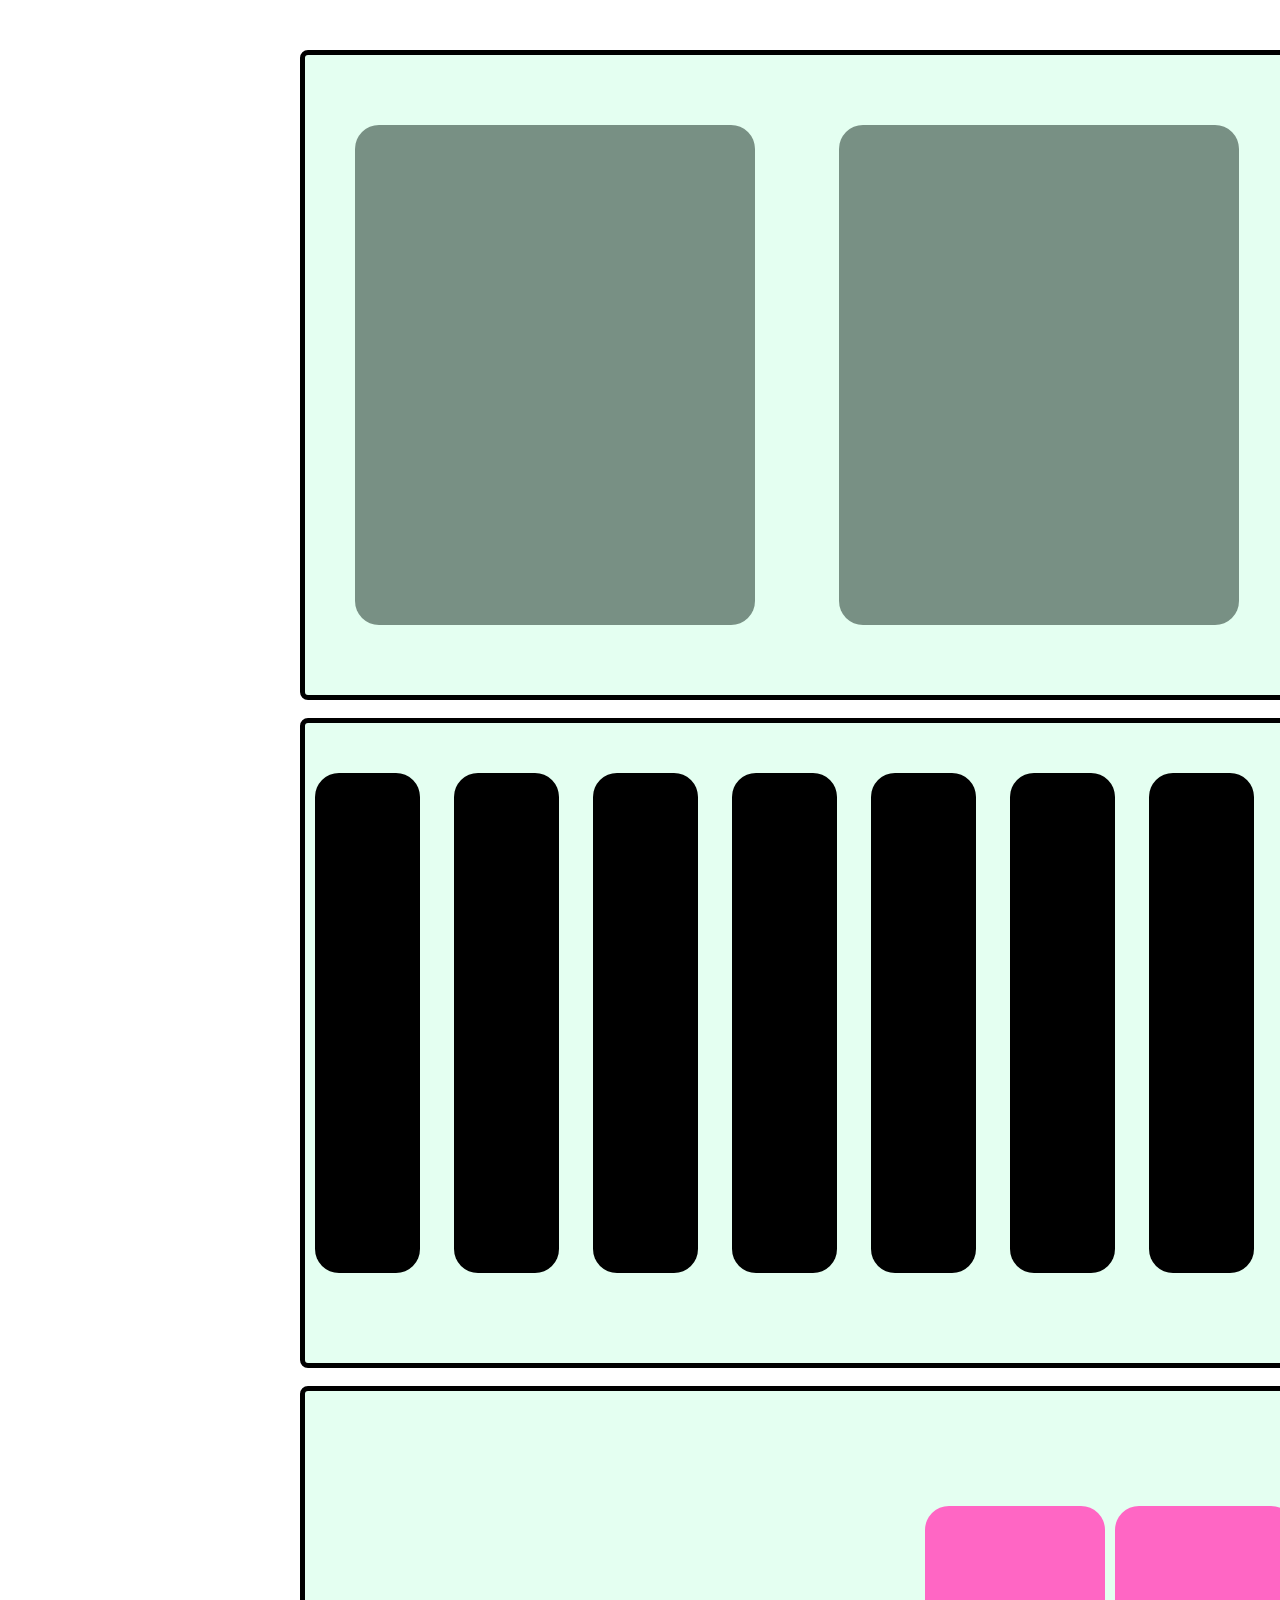
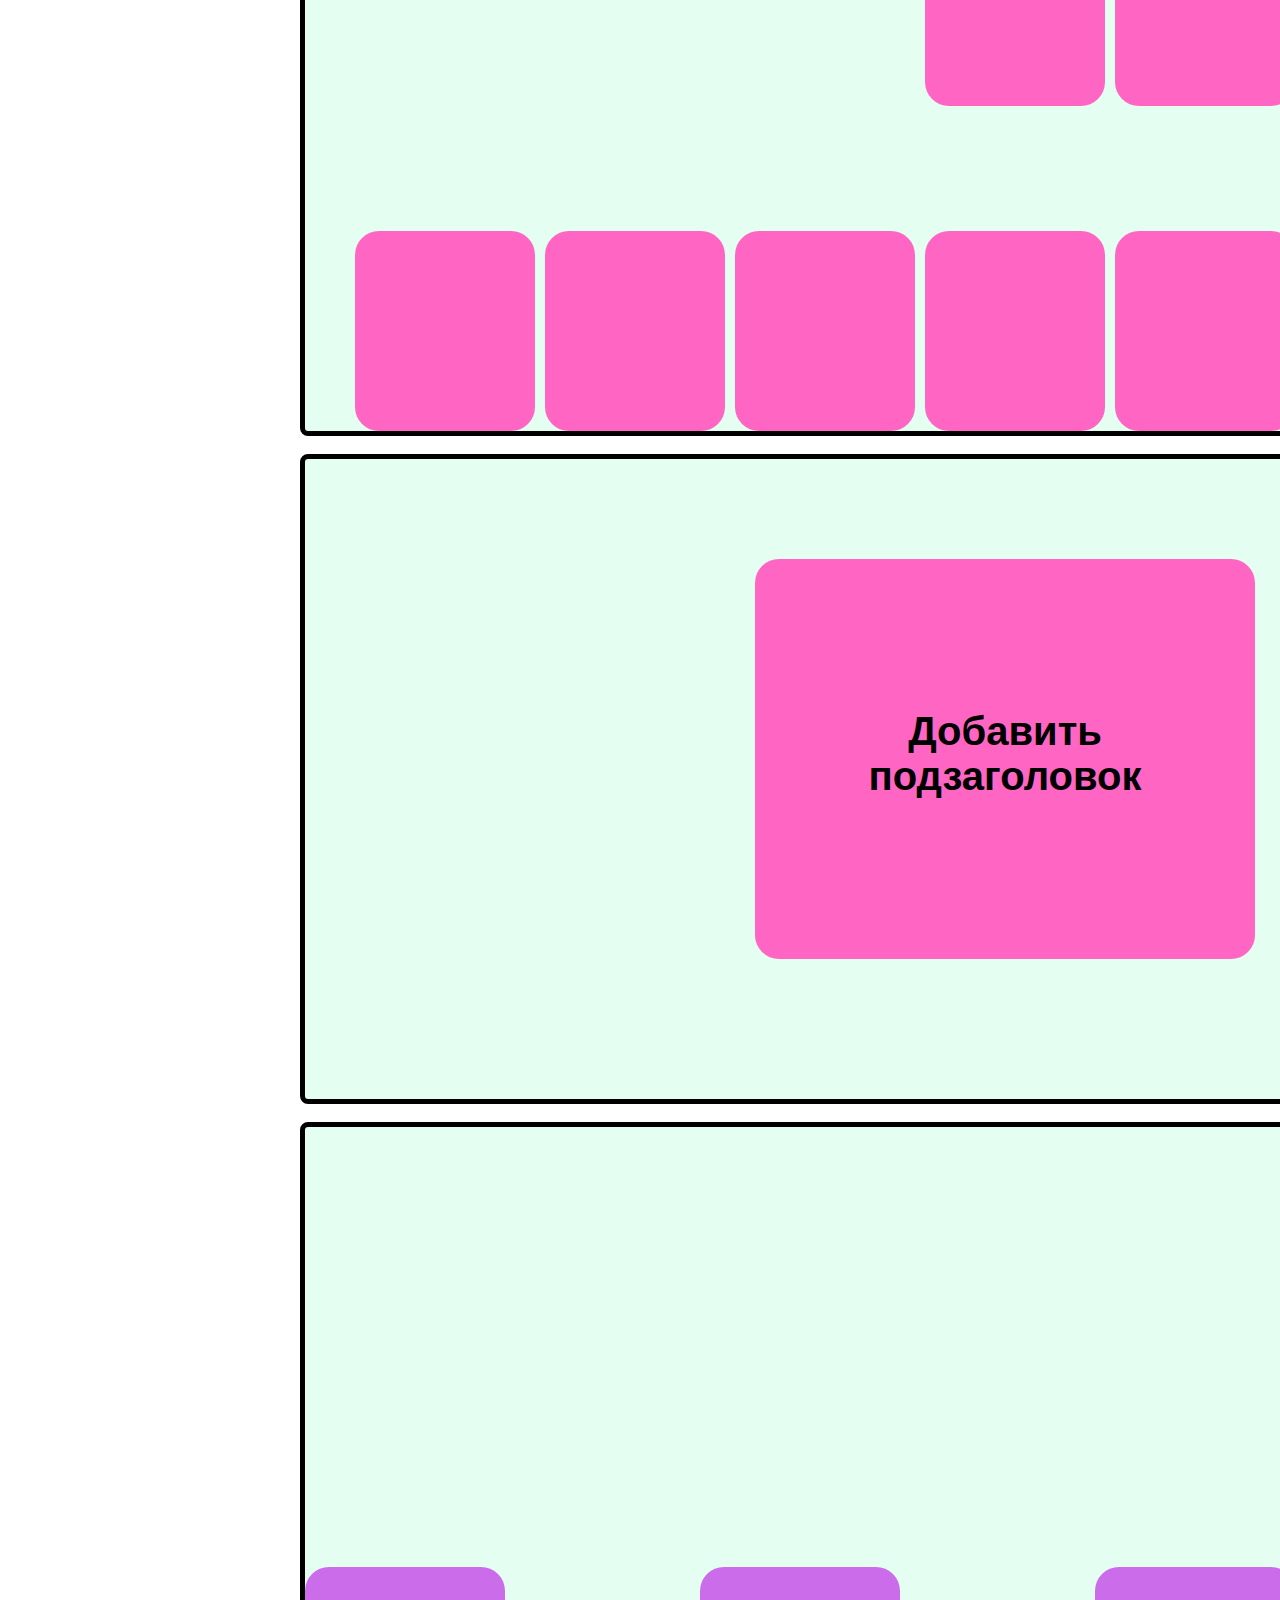
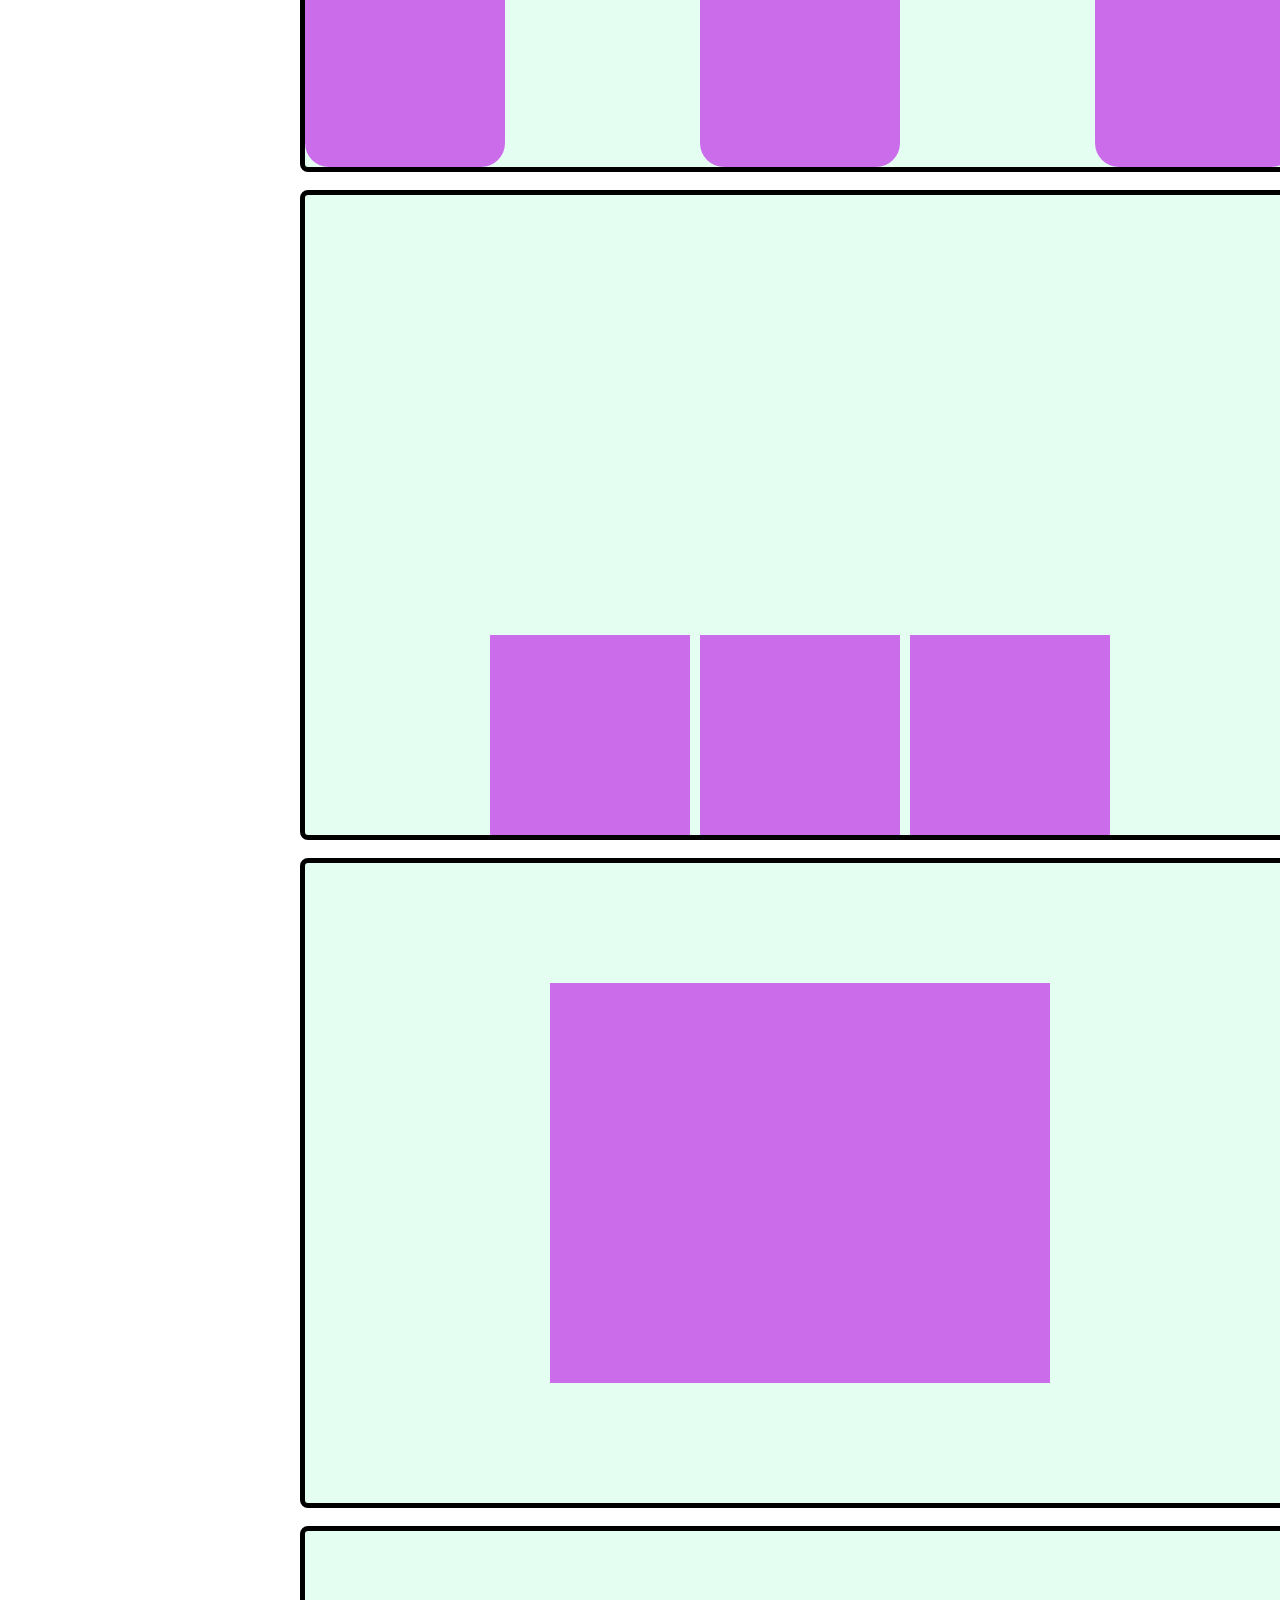
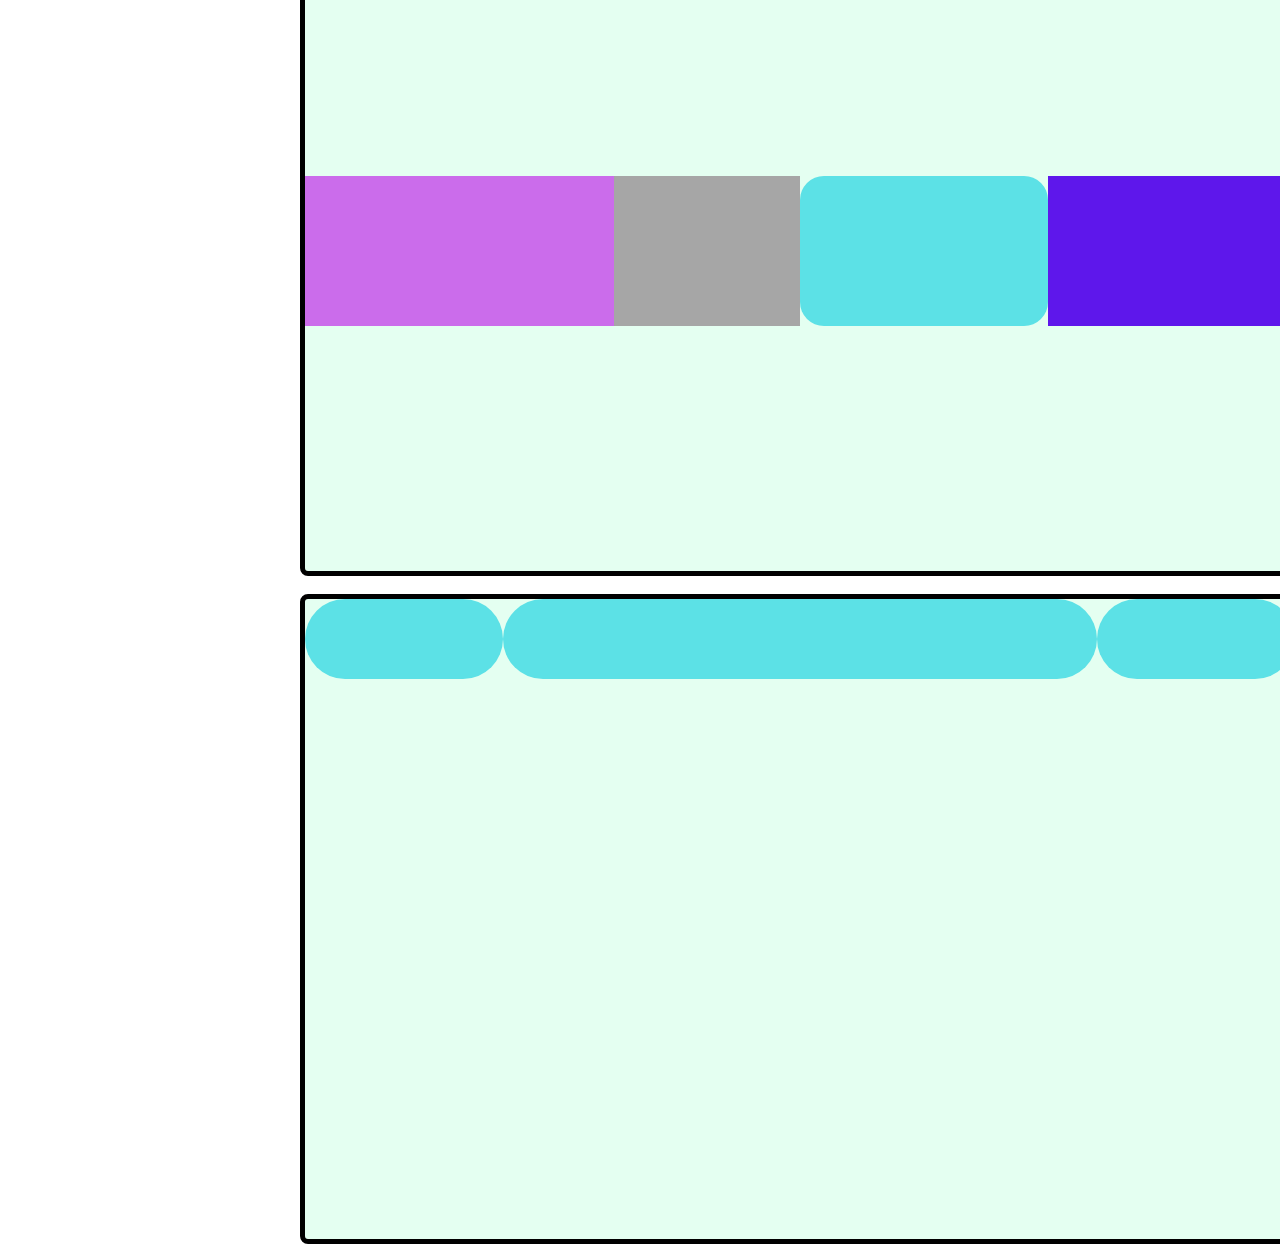
<file: Home Work №10/index.html>
<!DOCTYPE html>
<html lang="en">
	<head>
		<meta charset="UTF-8" />
		<title>Home Work №10</title>
		<link rel="stylesheet" href="./style.css" />
	</head>
	<body>
		<div class="border">
			<div class="border_color"></div>
			<div class="border_color"></div>
		</div>
		<br />
		<div class="border">
			<div class="wand"></div>
			<div class="wand"></div>
			<div class="wand"></div>
			<div class="wand"></div>
			<div class="wand"></div>
			<div class="wand"></div>
			<div class="wand"></div>
		</div>
		<br />
		<div class="border_first">
			<div class="box"></div>
			<div class="box"></div>
			<div class="box"></div>
			<div class="box"></div>
			<div class="box"></div>
			<div class="box"></div>
			<div class="box"></div>
		</div>
		<br />
		<div class="border">
			<div class="box_first">
				<p>
					Добавить <br />
					подзаголовок
				</p>
			</div>
		</div>
		<br />
		<div class="border_second">
			<div class="first"></div>
			<div class="first"></div>
			<div class="first"></div>
		</div>
		<br />
		<div class="border_third">
			<div class="third"></div>
			<div class="third"></div>
			<div class="third"></div>
		</div>
		<br />
		<div class="border_fourth">
			<div class="boxed"></div>
		</div>
		<br />
		<div class="border_sixth">
			<div class="flex"></div>
			<div class="flex one"></div>
			<div class="flex two"></div>
			<div class="flex three"></div>
		</div>
		<br />
		<div class="border_eight">
			<div class="block"></div>
			<div class="block radiustwo"></div>
			<div class="block radiusthree"></div>
		</div>
	</body>
</html>
</file>
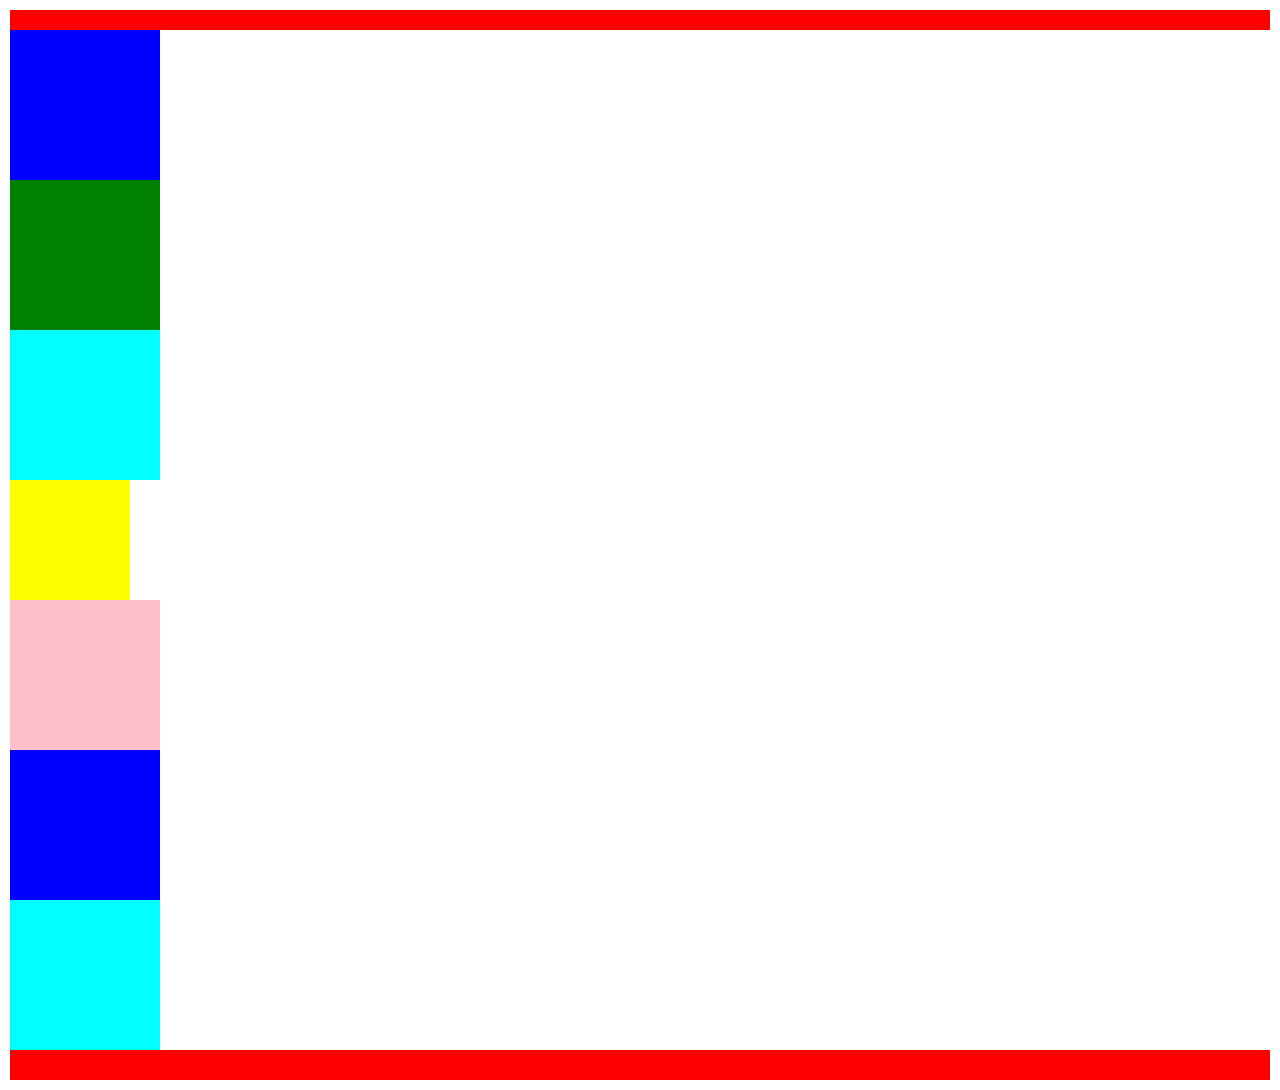
<file: Home Work №11/index.html>
<!DOCTYPE html>
<html lang="en">
	<head>
		<meta charset="UTF-8" />
		<title>Home Work №11</title>
		<link rel="stylesheet" href="./style.css" />
	</head>
	<body>
		<div class="first"></div>
		<div class="second"></div>
		<div class="third"></div>
		<div class="fourth"></div>
		<div class="fifth"></div>
		<div class="sixth"></div>
		<div class="seventh"></div>
		<div class="eight"></div>
		<div class="ninth"></div>
	</body>
</html>
</file>
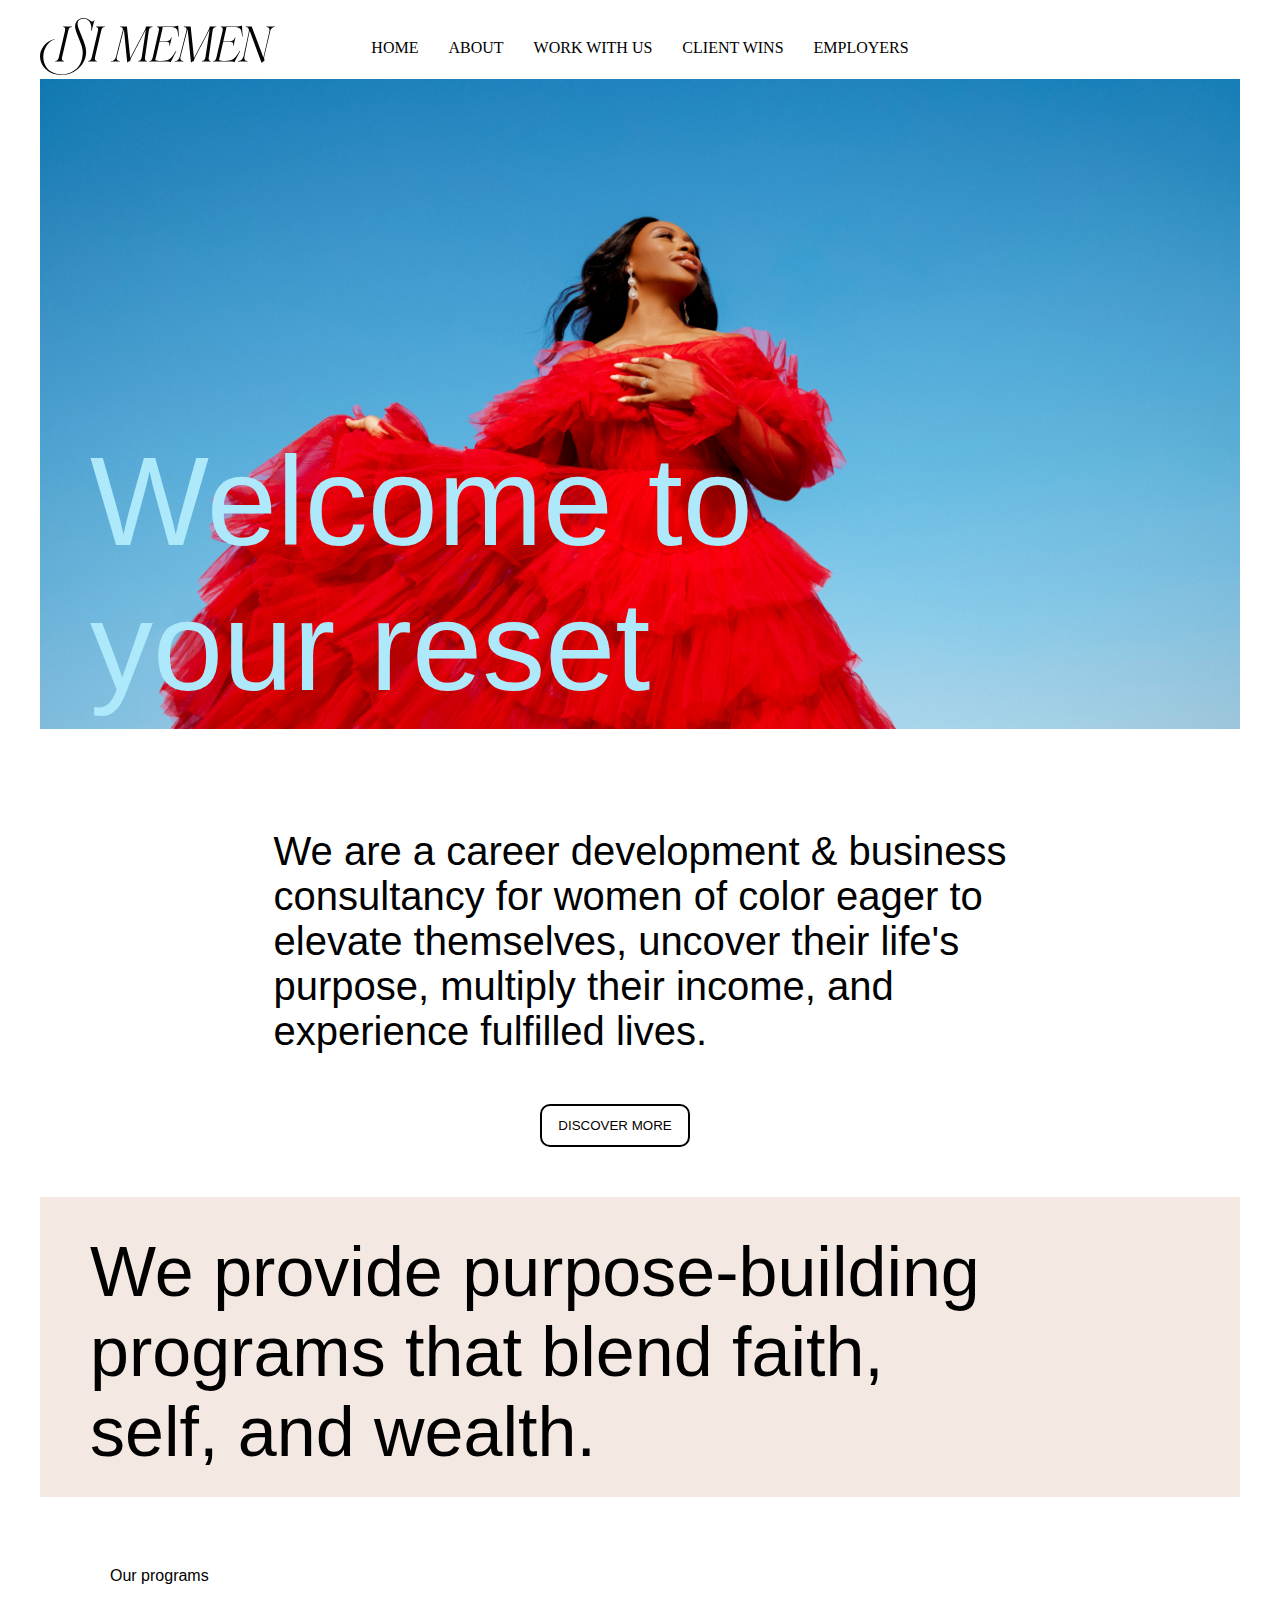
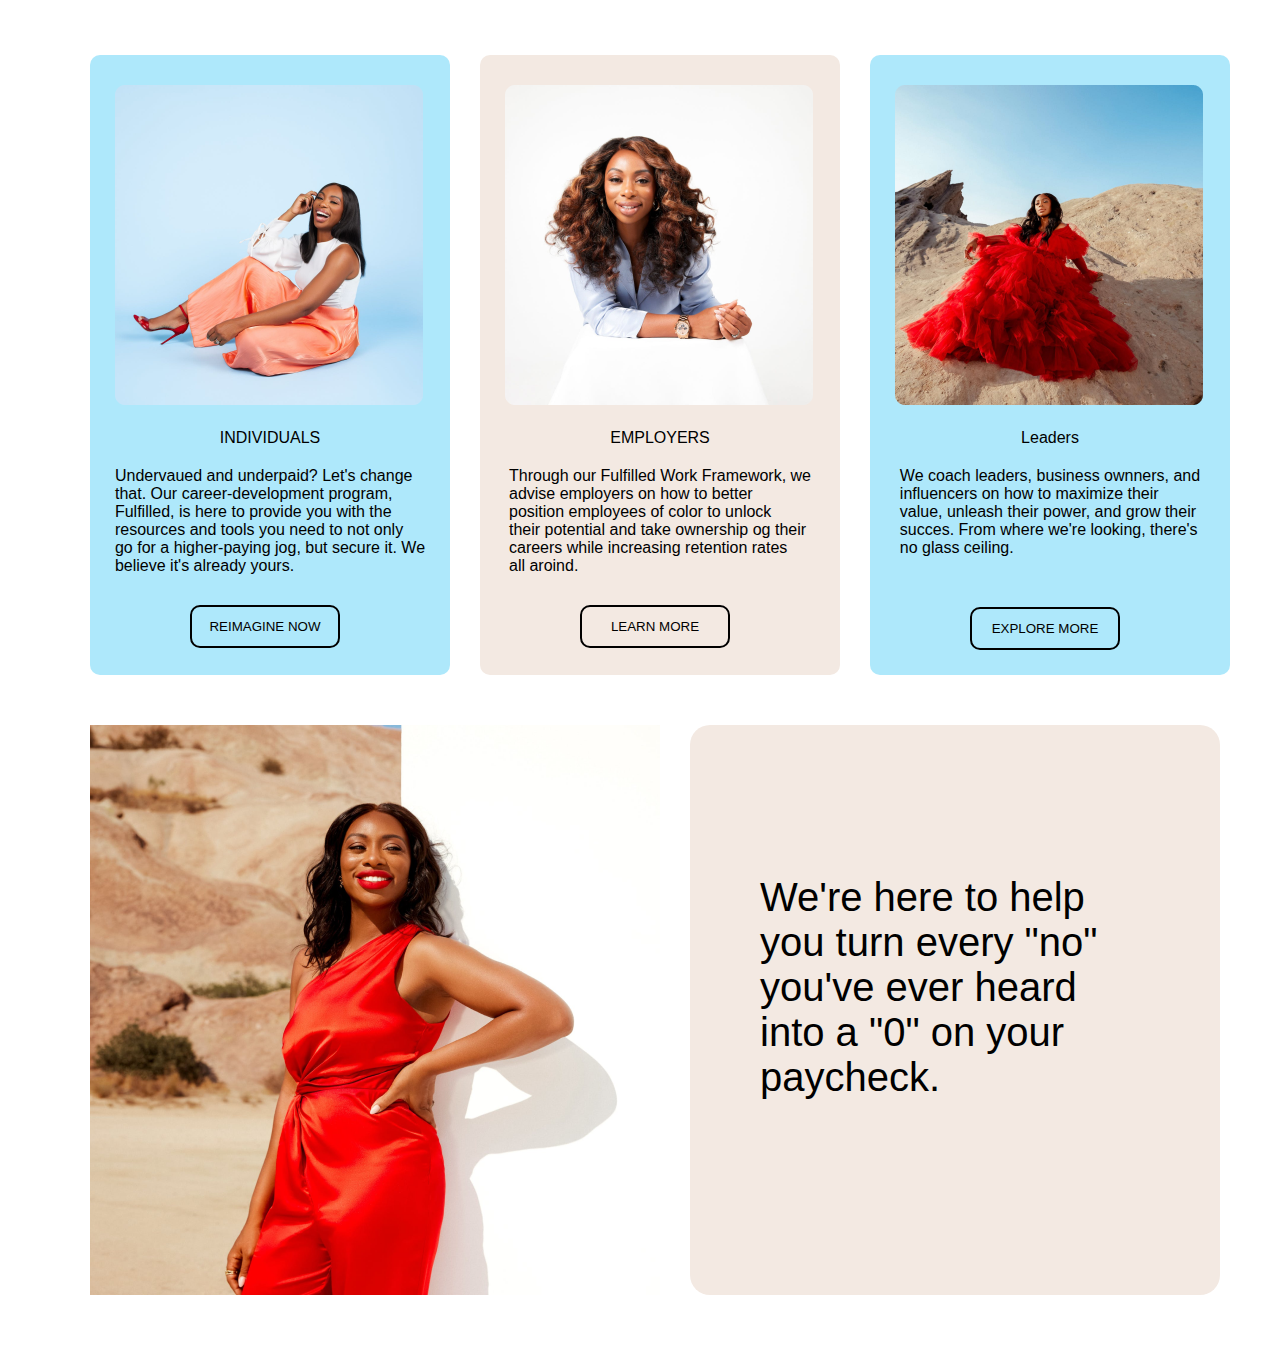
<file: Home Work №14/index.html>
<!DOCTYPE html>
<html lang="en">
	<head>
		<meta charset="UTF-8" />
		<title>Home Work №14</title>
		<link rel="stylesheet" href="./style.css" />
	</head>

	<body>
		<main class="main">
			<header>
				<ul>
					<li>HOME</li>
					<li>ABOUT</li>
					<li>WORK WITH US</li>
					<li>CLIENT WINS</li>
					<li>EMPLOYERS</li>
				</ul>

				<div>
					<svg
						width="66"
						height="57"
						viewBox="0 0 66 57"
						fill="none"
						xmlns="http://www.w3.org/2000/svg">
						<g clip-path="url(#clip0_1_496)">
							<path
								d="M15.2423 43.073C17.1145 42.9267 18.3298 41.7088 18.8391 39.3224L25.0197 12.6787C25.5876 10.2923 24.9724 9.2188 23.0548 9.0687L23.1949 8.5329H31.9917L31.8516 9.0687C29.9339 9.1162 28.8568 9.94461 28.2548 12.6787L22.0723 39.3718C21.5044 41.7088 22.3997 42.9267 24.0372 43.073L23.8971 43.6088H15.1023L15.2423 43.073Z"
								fill="#040506" />
							<path
								d="M48.173 43.073C50.0451 42.9267 51.2604 41.7088 51.7696 39.3224L57.9503 12.6787C58.5183 10.2923 57.903 9.2188 55.9853 9.0687L56.1274 8.5329H64.9298L64.7897 9.0687C62.8722 9.1162 61.7969 9.94461 61.1931 12.6787L55.0029 39.3718C54.435 41.7088 55.3304 42.9267 56.9678 43.073L56.8278 43.6088H48.0329L48.173 43.073Z"
								fill="#040506" />
							<path
								d="M54.1094 1.87557C53.5623 2.98517 52.913 3.40507 52.2392 3.40507C51.1033 3.40507 50.95 2.84647 49.3996 1.91167C47.5425 0.802074 45.4603 -0.0510252 43.272 0.00027481C41.7793 0.0310109 40.3209 0.454936 39.043 1.22957C37.6347 2.07599 36.5133 3.32872 35.8249 4.82437C35.0317 6.57047 34.9541 8.40967 35.274 10.2774C35.664 12.5573 36.4874 14.6929 37.3336 16.8247C38.5754 19.9445 39.8835 23.0396 41.0477 26.1898C42.2252 29.3742 42.8914 32.6669 42.6549 36.1021C42.5034 38.2966 42.1911 40.4607 41.5077 42.5621C39.5333 48.625 35.6072 52.7043 29.6063 54.9368C24.8265 56.7133 20.3894 56.8938 15.5149 55.4099C9.68057 53.6353 5.89267 50.0082 4.05456 44.1581C3.10805 41.1637 3.10805 38.1104 3.68732 35.0533C4.41802 31.1602 5.99678 27.6851 8.84576 24.875C10.5097 23.2315 12.4425 22.0801 14.6951 21.5538L14.8182 21.1339C14.574 21.1795 14.3317 21.2327 14.0932 21.2973C9.79982 22.4696 6.22962 24.78 3.53397 28.3273C-0.0986998 33.1001 -0.888083 38.4182 0.970848 44.0802C2.31109 48.169 5.0446 51.1938 8.66024 53.432C11.5869 55.2408 14.7879 56.2706 18.1859 56.7247C21.0045 57.1047 23.3576 57.1275 26.1459 56.5461C33.6915 54.9691 39.522 50.9297 43.4007 44.1961C45.0916 41.2487 46.0288 37.9268 46.1285 34.527C46.2194 32.1463 45.765 29.8511 45.1215 27.5825C44.1977 24.3335 42.8857 21.227 41.6175 18.1053C40.5214 15.413 39.4405 12.7112 38.4277 9.98477C37.8599 8.43437 37.4509 6.82507 37.6384 5.13407C37.7766 3.90287 38.2499 2.83697 39.1925 2.01617C40.6766 0.724174 42.8876 0.484774 44.7693 0.762174C46.5702 1.03812 48.1966 1.99786 49.3126 3.44307C49.5713 3.77592 49.8048 4.12778 50.0111 4.49567C51.2321 6.66547 51.6163 9.36537 51.0712 12.5858L51.6069 12.6542L54.4634 1.92117L54.1094 1.87557Z"
								fill="#040506" />
						</g>
						<defs></defs>
					</svg>

					<svg
						width="165"
						height="57"
						viewBox="0 0 165 57"
						fill="none"
						xmlns="http://www.w3.org/2000/svg">
						<path
							d="M106.349 8.5386L106.207 9.0744C104.156 9.1219 102.851 10.2429 102.479 13.1651L98.7495 39.1761C98.423 41.6613 99.0758 42.9761 100.753 43.073L100.613 43.6088H91.8954L92.035 43.073C93.7593 43.0255 95.1121 41.7088 95.4309 39.3718L99.6342 11.6071L92.3614 25.3916C91.6633 26.8052 90.8691 28.2663 90.0767 29.7768L88.1656 33.3868L85.6488 38.3059C84.4829 40.5859 84.0169 41.9159 84.0169 43.0787C82.9446 43.4184 81.9127 43.8759 80.9398 44.4429L77.6269 11.2651L70.6352 38.5928C69.7032 41.515 70.8692 42.9267 73.5254 43.073L73.3859 43.6088H64.5283L64.6678 43.073C67.1393 43.0255 68.8184 41.515 69.7504 38.6403L76.2743 13.2639C77.1591 10.5355 76.3686 9.1219 73.8047 9.0744L73.8971 8.5386H80.6569L83.9697 39.957L88.1656 32.0644L91.8407 25.0515C96.0912 16.9651 98.5155 12.1429 99.1211 10.64C99.397 9.96301 99.6159 9.26389 99.7757 8.55L106.349 8.5386Z"
							fill="#040506" />
						<path
							d="M132.663 18.5535H132.097C131.909 16.3609 131.369 12.7756 130.856 11.8503C130.343 10.8756 129.458 10.1935 128.15 9.7603C126.902 9.31 124.857 9.12 122.006 9.12H116.556L113.334 23.199H119.627C122.798 23.199 124.196 21.983 124.896 19.399H125.462L123.497 27.778H122.983C123.549 24.7095 122.751 23.788 119.44 23.788H113.193L108.998 42.0546C110.443 42.6873 112.394 43.0293 114.872 43.0293C118.229 43.0293 121.082 42.4441 122.985 41.3193C124.888 40.1945 127.766 36.3793 129.589 32.9783H130.194L124.345 44.1883C122.993 43.7995 121.128 43.6043 118.75 43.6031H102.749L102.891 43.0673C104.802 42.921 105.874 41.9482 106.434 39.4155L112.594 12.6293C113.16 10.0966 112.547 9.2188 110.683 9.0744L110.822 8.5386H125.46C128.305 8.5386 130.496 8.1966 131.941 7.5639L132.663 18.5535Z"
							fill="#040506" />
						<path
							d="M165 8.53859L164.905 9.07439C162.294 9.12189 160.944 10.3892 160.012 14.2861L154.417 37.8613C154.002 39.4301 154.034 41.0846 154.508 42.636C153.434 43.172 152.432 43.8431 151.526 44.6329L139.668 12.7756L134.601 37.6656C133.808 41.1236 134.789 42.9248 137.539 43.1205L137.446 43.6069H127.981L128.073 43.1205C130.965 42.9742 132.832 41.1236 133.669 37.6656L138.594 14.82C139.482 11.0694 138.503 9.16939 135.75 9.07249L135.891 8.53669H141.719L153.39 39.52L159.217 14.288C160.012 10.6343 159.173 9.22069 156.327 9.07629L156.421 8.54049L165 8.53859Z"
							fill="#040506" />
						<path
							d="M42.6115 8.5386L42.47 9.0744C40.4192 9.1219 39.1137 10.2429 38.742 13.1651L35.0103 39.1761C34.6858 41.6613 35.3385 42.9761 37.0158 43.073L36.8762 43.6088H28.1581L28.2977 43.073C30.0221 43.0255 31.3749 41.7088 31.6936 39.3718L35.897 11.6071L28.6242 25.3916C27.9242 26.8052 27.1318 28.2663 26.3395 29.7768L24.4284 33.3868L21.9116 38.3059C20.7456 40.5859 20.2796 41.9159 20.2796 43.0787C19.2073 43.4184 18.1755 43.8759 17.2026 44.4429L13.8897 11.2651L6.89793 38.5928C5.96595 41.515 7.13186 42.9267 9.78822 43.073L9.6486 43.6088H0.79097L0.930577 43.073C3.40204 43.0255 5.08112 41.515 6.01122 38.6403L12.537 13.2639C13.4219 10.5355 12.6313 9.1219 10.0656 9.0744L10.1599 8.5386H16.9196L20.2325 39.957L24.4284 32.0644L28.111 25.0515C32.3539 16.9651 34.7782 12.1429 35.3839 10.64C35.6602 9.96332 35.8786 9.26412 36.0367 8.55L42.6115 8.5386Z"
							fill="#040506" />
						<path
							d="M68.9262 18.5535H68.3603C68.1715 16.3609 67.6321 12.7756 67.1189 11.8503C66.6057 10.8756 65.719 10.1935 64.4134 9.76029C63.1646 9.30999 61.1119 9.11999 58.2688 9.11999H52.8127L49.6055 23.1971H55.8992C59.0706 23.1971 60.4686 21.9811 61.1685 19.3971H61.7344L59.7686 27.778H59.2555C59.8214 24.7095 59.0234 23.788 55.7124 23.788H49.4564L45.2606 42.0508C46.7057 42.6835 48.6565 43.0255 51.1355 43.0255C54.4918 43.0255 57.3443 42.4403 59.2479 41.3155C61.1516 40.1907 64.0286 36.3755 65.8511 32.9745H66.4567L60.6082 44.1845C59.2574 43.7957 57.3928 43.6005 55.0143 43.5993H39.0159L39.1574 43.0635C41.0685 42.9172 42.1401 41.9444 42.7004 39.4117L48.8546 12.6217C49.4206 10.089 48.8075 9.2112 46.9416 9.0668L47.0831 8.531H61.7213C64.5663 8.531 66.7567 8.18899 68.2018 7.55629L68.9262 18.5535Z"
							fill="#040506" />
					</svg>
				</div>
			</header>
			<div class="background_photo">
				<p class="title">Welcome to <br />your reset</p>
			</div>
			<p class="text">
				We are a career development & business <br />
				consultancy for women of color eager to <br />
				elevate themselves, uncover their life's <br />
				purpose, multiply their income, and <br />
				experience fulfilled lives.
			</p>

			<button class="button_discover">DISCOVER MORE</button>
			<div class="background">
				<p>
					We provide purpose-building <br />
					programs that blend faith, <br />
					self, and wealth.
				</p>
			</div>
			<p class="text_program">Our programs</p>
			<div class="papa">
				<div class="syn">
					<img class="photo_girls" src="./images/img.png" alt="girl" />
					<p class="text_individuals">INDIVIDUALS</p>
					<p class="text_second">
						Undervaued and underpaid? Let's change <br />
						that. Our career-development program, <br />
						Fulfilled, is here to provide you with the <br />
						resources and tools you need to not only <br />
						go for a higher-paying jog, but secure it. We <br />
						believe it's already yours.
					</p>

					<button class="button_reimagine">REIMAGINE NOW</button>
				</div>

				<div class="syn first">
					<img class="photo_girls" src="./images/im.png" alt="photo_girls" />
					<p class="text_individuals">EMPLOYERS</p>
					<p class="text_second">
						Through our Fulfilled Work Framework, we <br />
						advise employers on how to better <br />
						position employees of color to unlock <br />
						their potential and take ownership og their <br />
						careers while increasing retention rates <br />
						all aroind.
					</p>
					<button class="button_learnmore">LEARN MORE</button>
				</div>

				<div class="syn second">
					<img class="photo_girls" src="./images/I.png" alt="photo_girls" />
					<p class="text_individuals">Leaders</p>
					<p class="text_second">
						We coach leaders, business ownners, and <br />
						influencers on how to maximize their <br />
						value, unleash their power, and grow their <br />
						succes. From where we're looking, there's <br />
						no glass ceiling.
					</p>
					<button class="button_exploremore">EXPLORE MORE</button>
				</div>
			</div>

			<div class="flex">
				<img class="photo_girl" src="./images/mg.png" alt="girl" />
				<div class="box">
					<p class="text_title">
						We're here to help <br />
						you turn every "no" <br />
						you've ever heard <br />
						into a "0" on your <br />
						paycheck.
					</p>
				</div>
			</div>
		</main>
	</body>
</html>
</file>
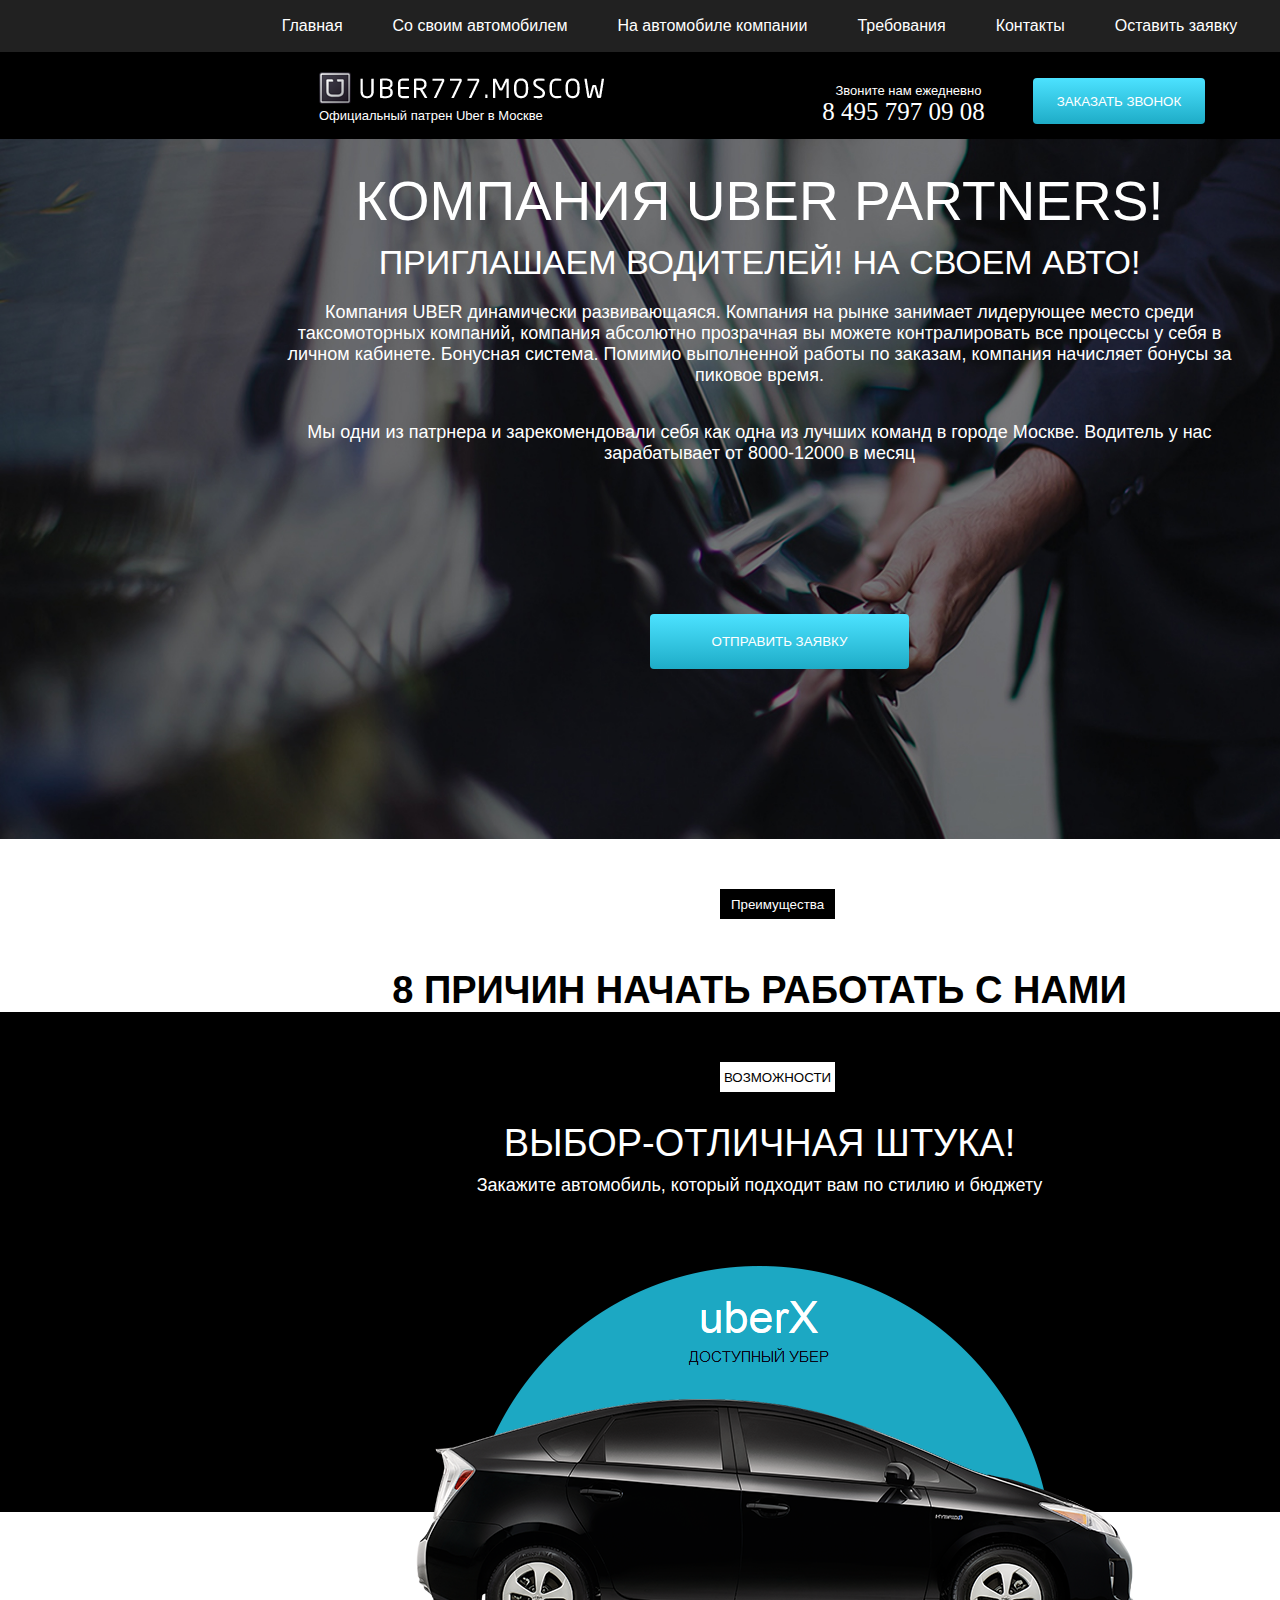
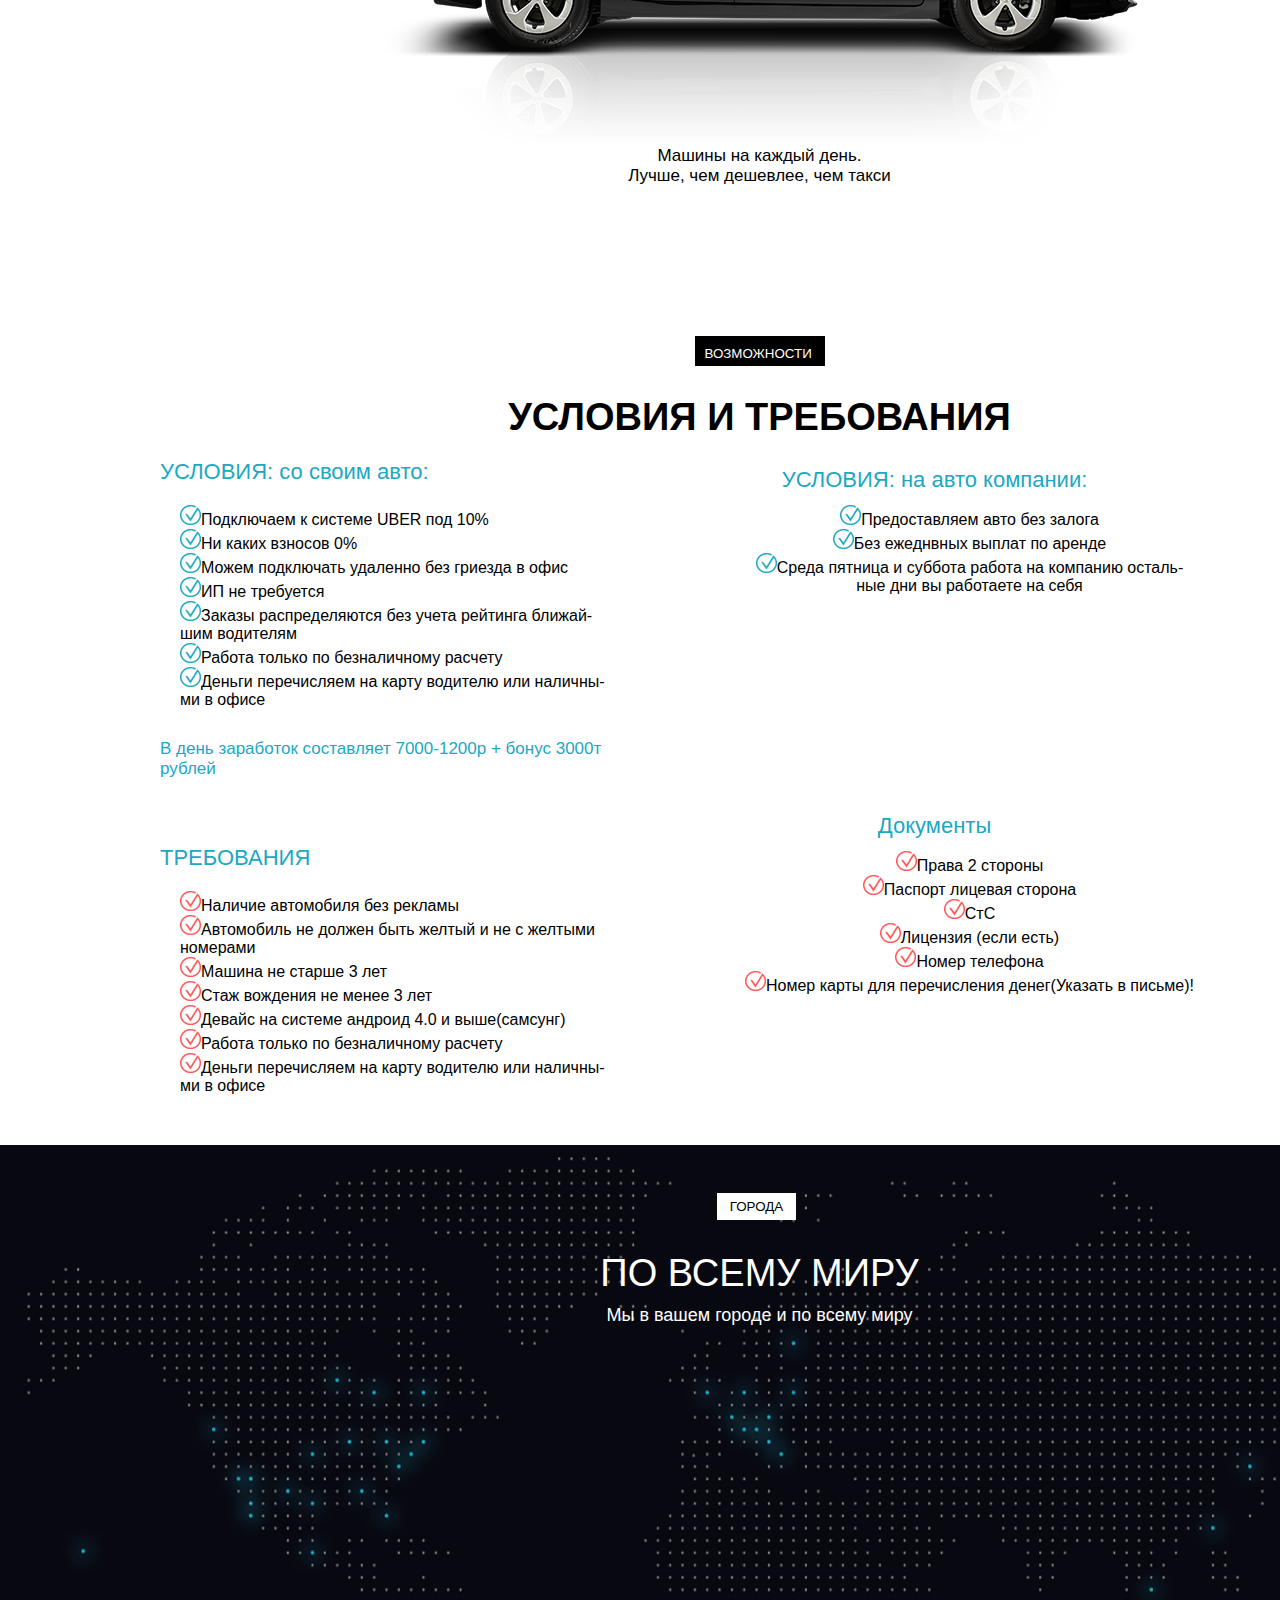
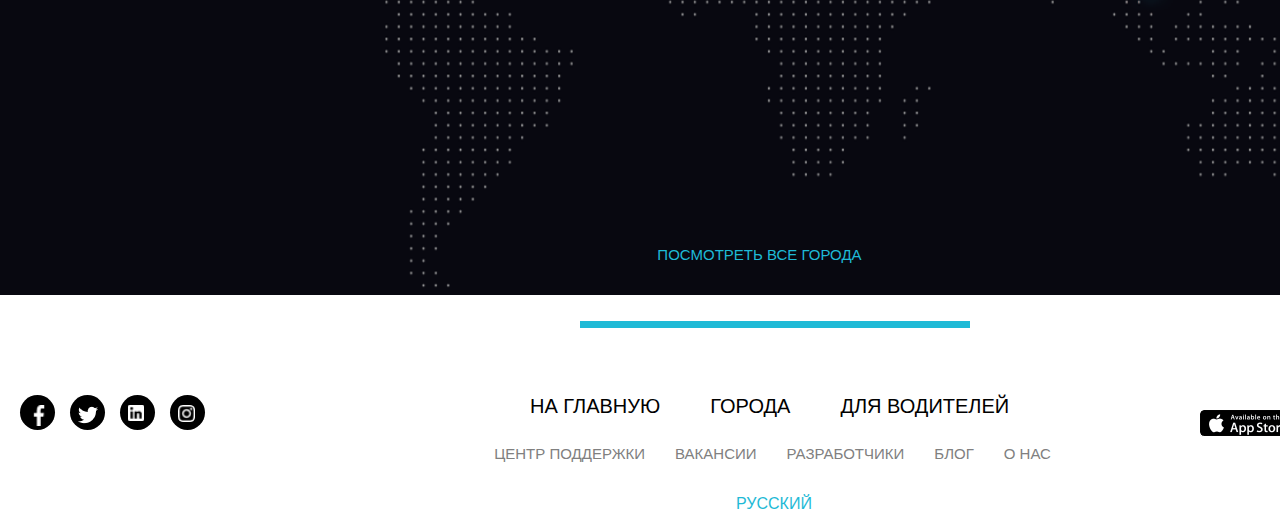
<file: Home Work №15/index.html>
<!DOCTYPE html>
<html lang="en">
	<head>
		<meta charset="UTF-8" />
		<title>Home Work №15</title>
		<link rel="stylesheet" href="./style.css" />
	</head>

	<body>
		<main>
			<div class="background_ul">
				<header>
					<ul>
						<li>Главная</li>
						<li>Со своим автомобилем</li>
						<li>На автомобиле компании</li>
						<li>Требования</li>
						<li>Контакты</li>
						<li>Оставить заявку</li>
					</ul>
					<div class="background_tel">
						<div class="icon_moscow">
							<!-- Code icon -->
							<svg
								width="285"
								height="32"
								viewBox="0 0 285 32"
								fill="none"
								xmlns="http://www.w3.org/2000/svg"
								xmlns:xlink="http://www.w3.org/1999/xlink">
								<rect width="285" height="32" fill="url(#pattern0)" />
								<defs>
									<pattern
										id="pattern0"
										patternContentUnits="objectBoundingBox"
										width="1"
										height="1">
										<use
											xlink:href="#image0_7_4"
											transform="scale(0.00350877 0.03125)" />
									</pattern>
									<image
										id="image0_7_4"
										width="285"
										height="32"
										xlink:href="[data-uri]" />
								</defs>
							</svg>
							<!-- Code icon -->
						</div>

						<p class="text_offical">Официальный патрен Uber в Москве</p>
						<p class="calling">Звоните нам ежедневно</p>
						<a class="tell_number" href="#">8 495 797 09 08</a>
						<button class="button_request">ЗАКАЗАТЬ ЗВОНОК</button>
					</div>
				</header>

				<div class="background_photo">
					<p class="title_text">КОМПАНИЯ UBER PARTNERS!</p>
					<p class="title_drive">ПРИГЛАШАЕМ ВОДИТЕЛЕЙ! НА СВОЕМ АВТО!</p>
					<p class="text">
						Компания UBER динамически развивающаяся. Компания на рынке занимает
						лидерующее место среди <br />
						таксомоторных компаний, компания абсолютно прозрачная вы можете
						контралировать все процессы у себя в <br />
						личном кабинете. Бонусная система. Помимио выполненной работы по
						заказам, компания начисляет бонусы за <br />
						пиковое время.
					</p>
					<br />
					<br />

					<p class="text">
						Мы одни из патрнера и зарекомендовали себя как одна из лучших команд
						в городе Москве. Водитель у нас <br />
						зарабатывает от 8000-12000 в месяц
					</p>
					<button class="button_send">ОТПРАВИТЬ ЗАЯВКУ</button>
				</div>

				<button class="button_advantages">Преимущества</button>
				<h1 class="title_work">8 ПРИЧИН НАЧАТЬ РАБОТАТЬ С НАМИ</h1>
				<div class="backgound_color">
					<button class="button_possibilities">ВОЗМОЖНОСТИ</button>
					<p class="text_choise">ВЫБОР-ОТЛИЧНАЯ ШТУКА!</p>
					<p class="text_car">
						Закажите автомобиль, который подходит вам по стилию и бюджету
					</p>

					<img class="photo_car" src="./images/Автомобиль.png" alt="car" />
					<p class="car">Машины на каждый день.</p>
					<p class="car">Лучше, чем дешевлее, чем такси</p>
					<button class="button_voz">ВОЗМОЖНОСТИ</button>
					<h1 class="title_conditions">УСЛОВИЯ И ТРЕБОВАНИЯ</h1>
					<p class="text_conditions">УСЛОВИЯ: со своим авто:</p>
					<p class="text_checbox">
						<img src="./images/check_blue 1.png" alt="check" />Подключаем к системе
						UBER под 10%
					</p>
					<p class="text_checbox">
						<img src="./images/check_blue 1.png" alt="check" />Ни каких взносов 0%
					</p>

					<p class="text_checbox">
						<img src="./images/check_blue 1.png" alt="check" />Можем подключать
						удаленно без гриезда в офис
					</p>

					<p class="text_checbox">
						<img src="./images/check_blue 1.png" alt="check" />ИП не требуется
					</p>

					<p class="text_checbox">
						<img src="./images/check_blue 1.png" alt="check" />Заказы распределяются
						без учета рейтинга ближай- <br />шим водителям
					</p>

					<p class="text_checbox">
						<img src="./images/check_blue 1.png" alt="check" />Работа только по
						безналичному расчету
					</p>

					<p class="text_checbox">
						<img src="./images/check_blue 1.png" alt="check" />Деньги перечисляем на
						карту водителю или наличны- <br />ми в офисе
					</p>

					<p class="text_money">
						В день заработок составляет 7000-1200р + бонус 3000т <br />
						рублей
					</p>

					<p class="text_auto">УСЛОВИЯ: на авто компании:</p>
					<p class="yslovia">
						<img src="./images/check_blue 1.png" alt="check_red" />Предоставляем авто без
						залога
					</p>

					<p class="yslovia">
						<img src="./images/check_blue 1.png" alt="check_red" />Без ежеднвных выплат
						по аренде
					</p>

					<p class="yslovia">
						<img src="./images/check_blue 1.png" alt="check_red" />Среда пятница и
						суббота работа на компанию осталь- <br />ные дни вы работаете на
						себя
					</p>

					<p class="text_conditions">ТРЕБОВАНИЯ</p>
					<p class="text_checbox">
						<img src="./images/Layer 31 copy 7.png" alt="check_red" />Наличие автомобиля
						без рекламы
					</p>

					<p class="text_checbox">
						<img src="./images/Layer 31 copy 7.png" alt="check_red" />Автомобиль не
						должен быть желтый и не с желтыми <br />
						номерами
					</p>

					<p class="text_checbox">
						<img src="./images/Layer 31 copy 7.png" alt="check_red" />Машина не старше 3
						лет
					</p>

					<p class="text_checbox">
						<img src="./images/Layer 31 copy 7.png" alt="check_red" />Стаж вождения не
						менее 3 лет
					</p>

					<p class="text_checbox">
						<img src="./images/Layer 31 copy 7.png" alt="check_red" />Девайс на системе
						андроид 4.0 и выше(самсунг)
					</p>

					<p class="text_checbox">
						<img src="./images/Layer 31 copy 7.png" alt="check_red" />Работа только по
						безналичному расчету
					</p>

					<p class="text_checbox">
						<img src="./images/Layer 31 copy 7.png" alt="check_red" />Деньги перечисляем
						на карту водителю или наличны- <br />ми в офисе
					</p>

					<p class="text_auto">Документы</p>
					<p class="yslovia">
						<img src="./images/Layer 31 copy 7.png" alt="check_red" />Права 2 стороны
					</p>

					<p class="yslovia">
						<img src="./images/Layer 31 copy 7.png" alt="check_red" />Паспорт лицевая
						сторона
					</p>

					<p class="yslovia">
						<img src="./images/Layer 31 copy 7.png" alt="check_red" />СтС
					</p>

					<p class="yslovia">
						<img src="./images/Layer 31 copy 7.png" alt="check_red" />Лицензия (если
						есть)
					</p>

					<p class="yslovia">
						<img src="./images/Layer 31 copy 7.png" alt="check_red" />Номер телефона
					</p>

					<p class="yslovia">
						<img src="./images/Layer 31 copy 7.png" alt="check_red" />Номер карты для
						перечисления денег(Указать в письме)!
					</p>

					<div class="background_world">
						<button class="button_city">ГОРОДА</button>
						<p class="text_world">ПО ВСЕМУ МИРУ</p>
						<p class="text_car">Мы в вашем городе и по всему миру</p>
						<p class="text_city">ПОСМОТРЕТЬ ВСЕ ГОРОДА</p>
					</div>

					<div class="ball">
						<div class="ball_baby">
							<img width="22px" src="./images/facebook.png" alt="facebook" />
						</div>

						<div class="ball_baby">
							<img width="20px" src="./images/twitter.png" alt="twitter" />
						</div>

						<div class="ball_baby">
							<img width="16px" src="./images/linkedin.png" alt="linkedin" />
						</div>

						<div class="ball_baby">
							<img width="17px" src="./images/instagram.png" alt="instagram" />
						</div>

						<div class="pahan_text">
							<p class="text_three">НА ГЛАВНУЮ</p>
							<p class="text_three">ГОРОДА</p>
							<p class="text_three">ДЛЯ ВОДИТЕЛЕЙ</p>
						</div>

						<div class="mahan_text">
							<p class="text_five">ЦЕНТР ПОДДЕРЖКИ</p>
							<p class="text_five">ВАКАНСИИ</p>
							<p class="text_five">РАЗРАБОТЧИКИ</p>
							<p class="text_five">БЛОГ</p>
							<p class="text_five">О НАС</p>
						</div>

						<p class="text_russian">РУССКИЙ</p>
					</div>
					<img class="ssylka" src="./images/Ссылки.png" alt="ssylka" />
					<div class="line"></div>
				</div>
			</div>
		</main>
	</body>
</html>
</file>
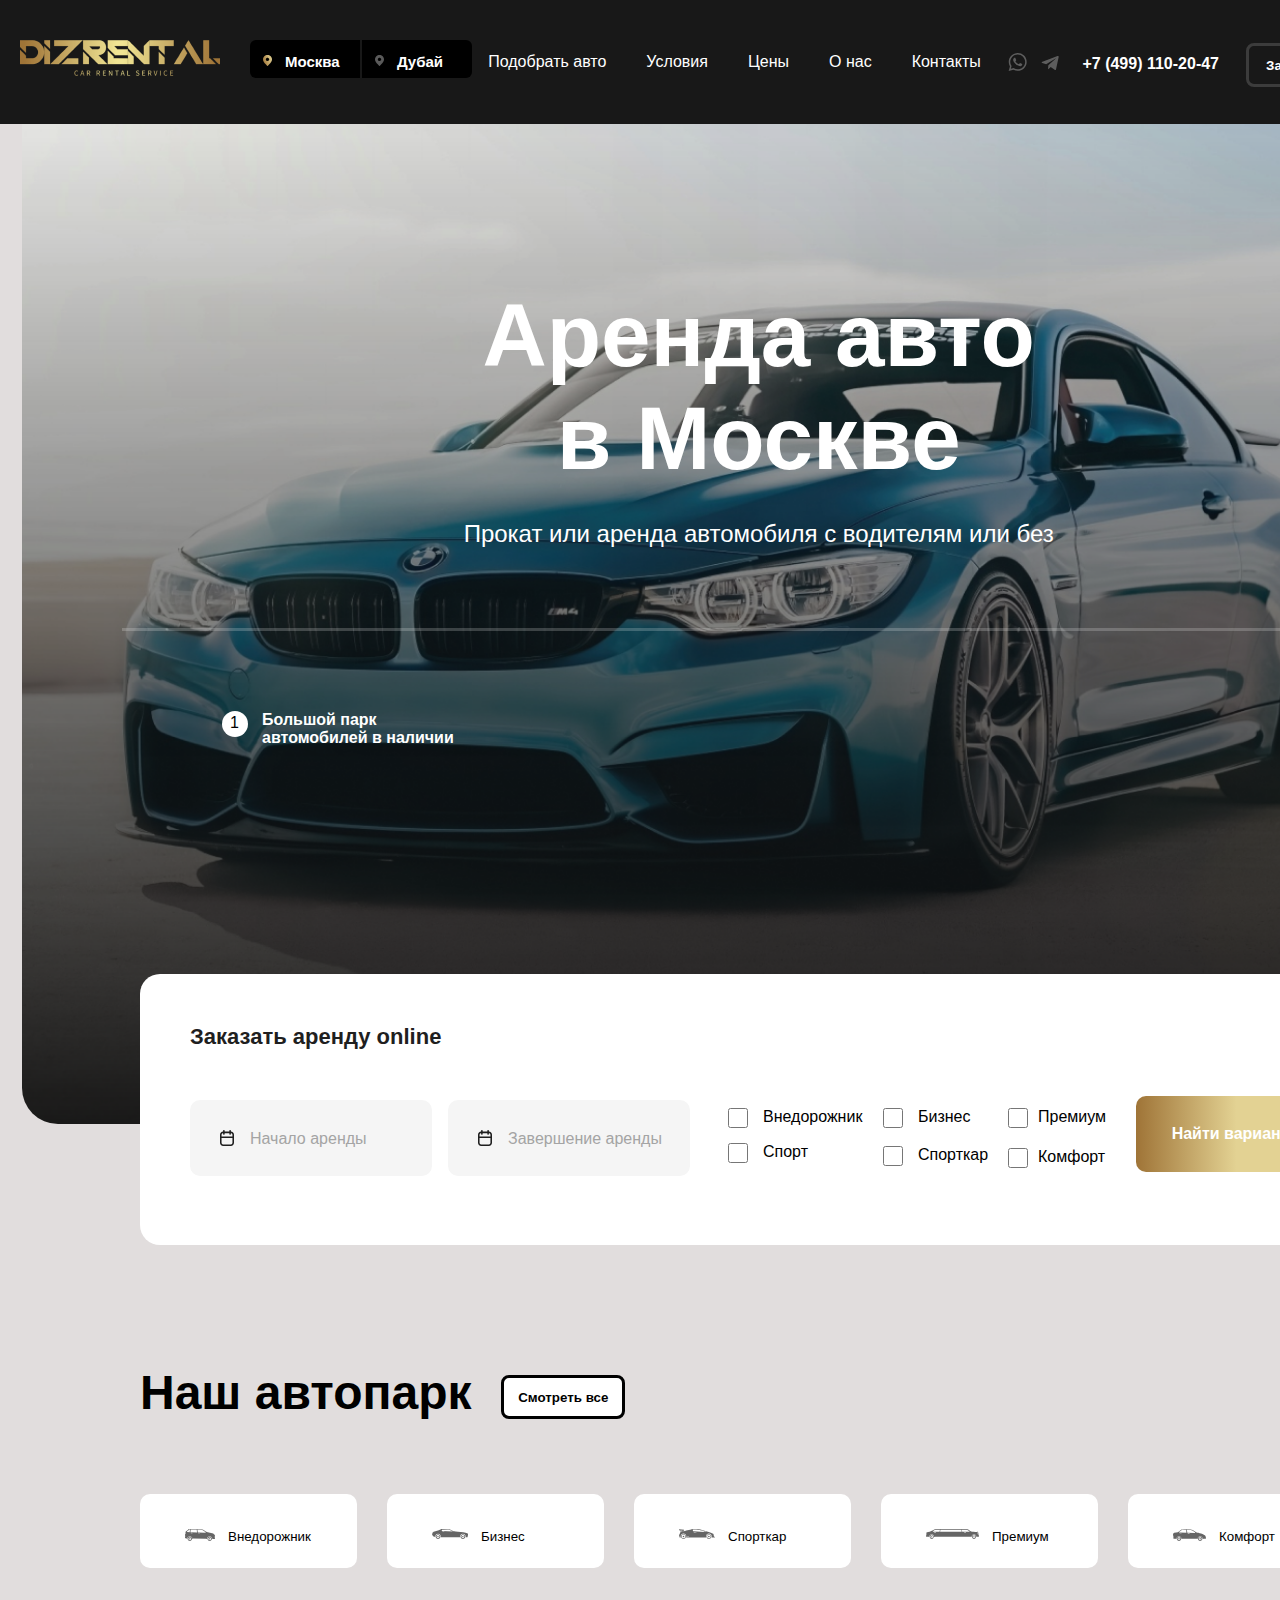
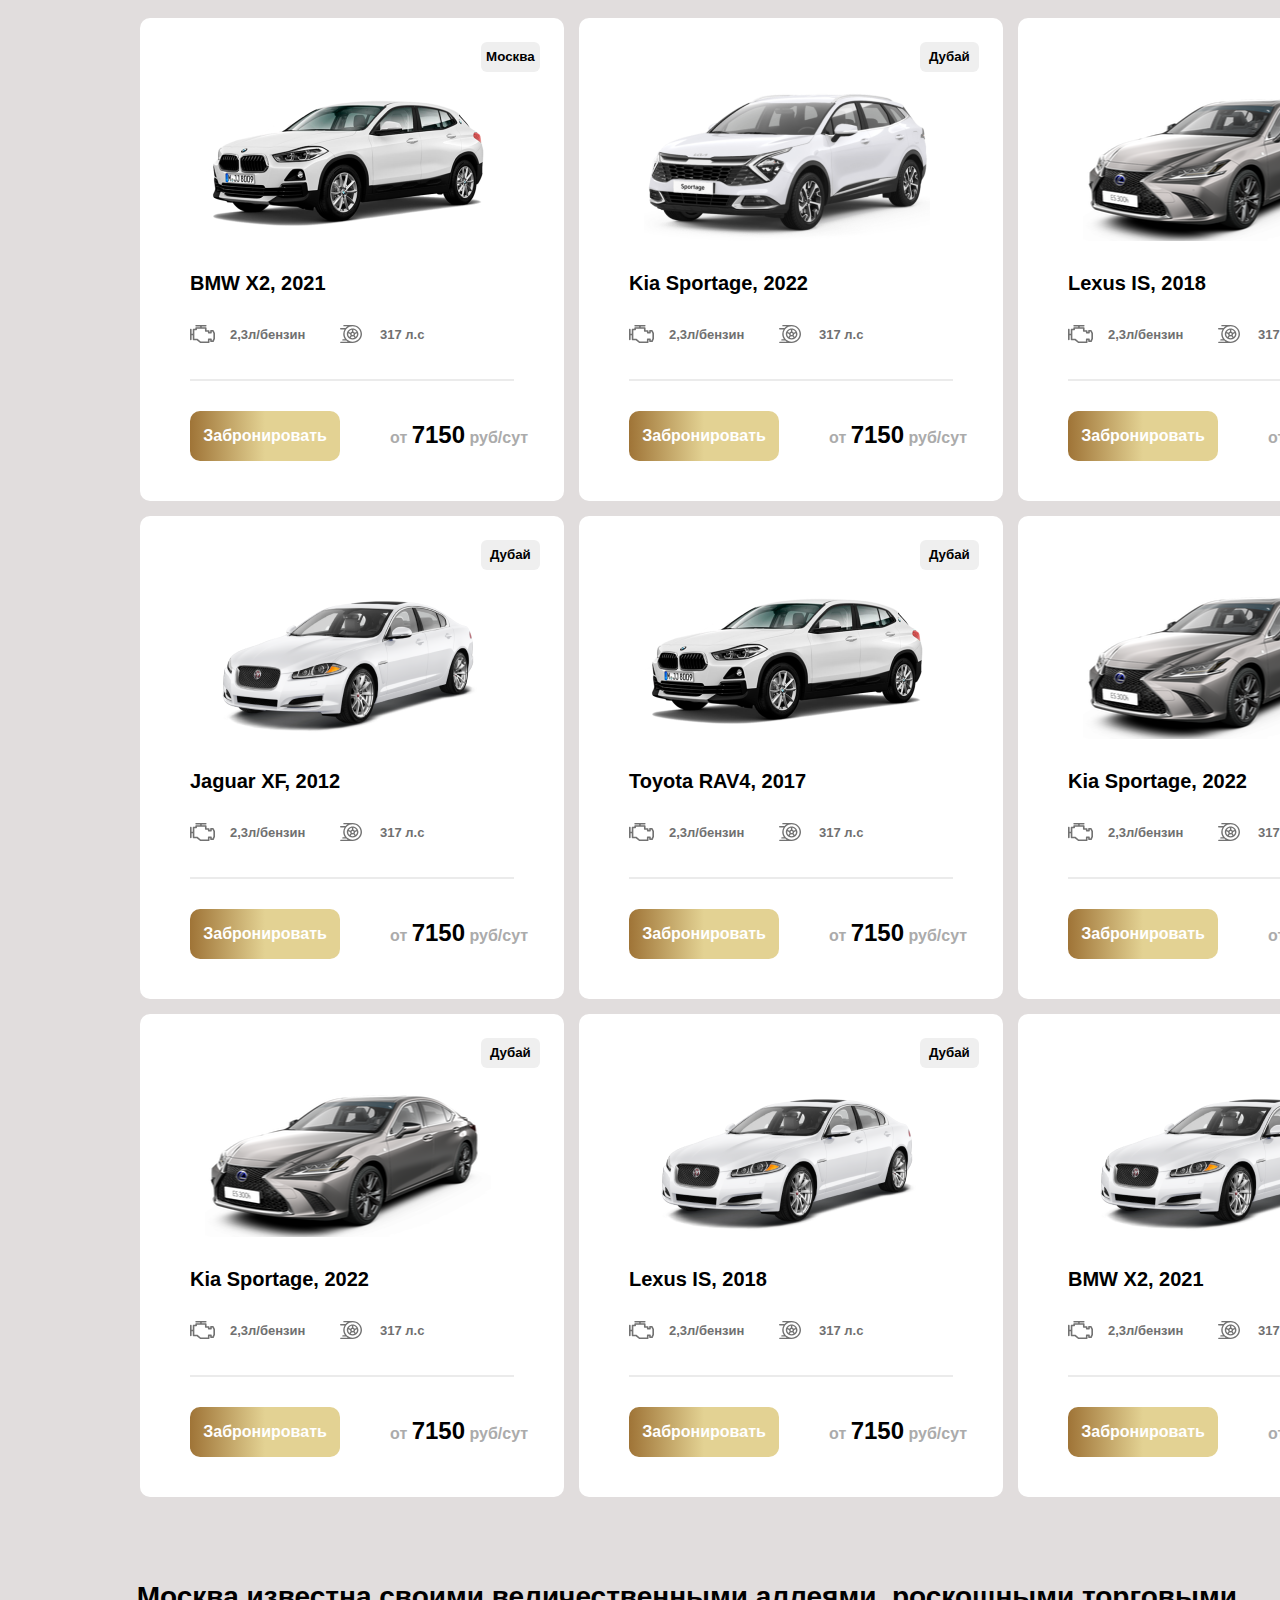
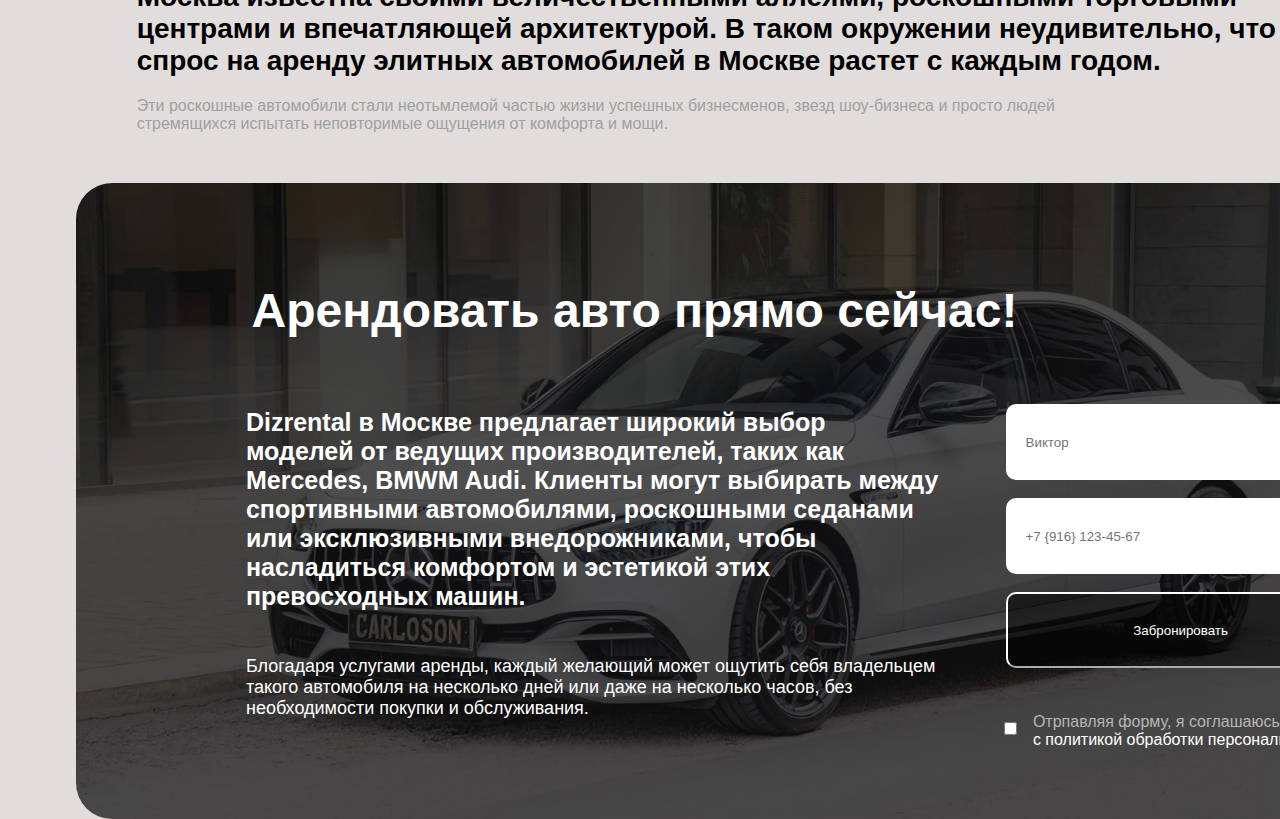
<file: Home Work №16/index.html>
<!DOCTYPE html>
<html lang="en">
	<head>
		<meta charset="UTF-8" />
		<meta name="viewport" content="width=device-width, initial-scale=1.0" />
		<title>Figma</title>
		<link rel="stylesheet" href="./style.css" />
	</head>
	<body>
		<main>
			<header>
				<img class="logo" src="./images/logo.png" alt="logo" />
				<div class="papa">
					<div class="square">
						<div class="icon_location">
							<svg
								width="9"
								height="11"
								viewBox="0 0 9 11"
								fill="none"
								xmlns="http://www.w3.org/2000/svg">
								<path
									d="M4.5 0C3.30694 0.00131019 2.16312 0.465313 1.3195 1.29021C0.475876 2.11511 0.00133994 3.23353 0 4.40011C0 6.19041 1.32919 7.6771 2.73713 9.25069C3.18263 9.749 3.64388 10.2644 4.0545 10.7858C4.10705 10.8524 4.17454 10.9064 4.25177 10.9435C4.32901 10.9807 4.41393 11 4.5 11C4.58607 11 4.67099 10.9807 4.74823 10.9435C4.82546 10.9064 4.89295 10.8524 4.9455 10.7858C5.35612 10.2644 5.81737 9.749 6.26288 9.25069C7.67081 7.6771 9 6.19041 9 4.40011C8.99866 3.23353 8.52412 2.11511 7.6805 1.29021C6.83688 0.465313 5.69306 0.00131019 4.5 0ZM4.5 6.05016C4.16624 6.05016 3.83998 5.95338 3.56248 5.77207C3.28497 5.59077 3.06868 5.33306 2.94095 5.03156C2.81323 4.73005 2.77981 4.39828 2.84492 4.07821C2.91004 3.75813 3.07076 3.46412 3.30676 3.23336C3.54276 3.0026 3.84344 2.84544 4.17079 2.78178C4.49813 2.71811 4.83743 2.75079 5.14578 2.87567C5.45413 3.00056 5.71768 3.21205 5.9031 3.4834C6.08853 3.75475 6.1875 4.07377 6.1875 4.40011C6.1875 4.83773 6.00971 5.25743 5.69324 5.56687C5.37678 5.87631 4.94755 6.05016 4.5 6.05016Z"
									fill="url(#paint0_linear_7806_419)" />
								<defs>
									<linearGradient
										id="paint0_linear_7806_419"
										x1="2.23517e-08"
										y1="7.5625"
										x2="9.46275"
										y2="4.33656"
										gradientUnits="userSpaceOnUse">
										<stop stop-color="#9F7437" />
										<stop offset="1" stop-color="#E3D293" />
									</linearGradient>
								</defs>
							</svg>
						</div>
						<p class="text_moscow">Москва</p>
					</div>
					<div class="square_dubai">
						<div class="icon_location">
							<svg
								width="9"
								height="11"
								viewBox="0 0 9 11"
								fill="none"
								xmlns="http://www.w3.org/2000/svg">
								<path
									d="M4.5 0C3.30694 0.00131019 2.16312 0.465313 1.3195 1.29021C0.475876 2.11511 0.00133994 3.23353 0 4.40011C0 6.19041 1.32919 7.6771 2.73713 9.25069C3.18263 9.749 3.64388 10.2644 4.0545 10.7858C4.10705 10.8524 4.17454 10.9064 4.25177 10.9435C4.32901 10.9807 4.41393 11 4.5 11C4.58607 11 4.67099 10.9807 4.74823 10.9435C4.82546 10.9064 4.89295 10.8524 4.9455 10.7858C5.35612 10.2644 5.81737 9.749 6.26288 9.25069C7.67081 7.6771 9 6.19041 9 4.40011C8.99866 3.23353 8.52412 2.11511 7.6805 1.29021C6.83688 0.465313 5.69306 0.00131019 4.5 0ZM4.5 6.05016C4.16624 6.05016 3.83998 5.95338 3.56248 5.77207C3.28497 5.59077 3.06868 5.33306 2.94095 5.03156C2.81323 4.73005 2.77981 4.39828 2.84492 4.07821C2.91004 3.75813 3.07076 3.46412 3.30676 3.23336C3.54276 3.0026 3.84344 2.84544 4.17079 2.78178C4.49813 2.71811 4.83743 2.75079 5.14578 2.87567C5.45413 3.00056 5.71768 3.21205 5.9031 3.4834C6.08853 3.75475 6.1875 4.07377 6.1875 4.40011C6.1875 4.83773 6.00971 5.25743 5.69324 5.56687C5.37678 5.87631 4.94755 6.05016 4.5 6.05016Z"
									fill="#5A5A5A" />
							</svg>
						</div>
						<p class="text_moscow">Дубай</p>
					</div>
				</div>
				<nav>
					<ul>
						<li>Подобрать авто</li>
						<li>Условия</li>
						<li>Цены</li>
						<li>О нас</li>
						<li>Контакты</li>
					</ul>
					<div class="icons">
						<div class="icon_social">
							<svg
								width="19"
								height="18"
								viewBox="0 0 19 18"
								fill="none"
								xmlns="http://www.w3.org/2000/svg">
								<g opacity="0.3">
									<path
										d="M13.7968 10.7304L13.79 10.7866C12.1408 9.96464 11.9683 9.85515 11.7553 10.1746C11.6075 10.3959 11.177 10.8976 11.0473 11.0461C10.916 11.1924 10.7855 11.2036 10.5628 11.1024C10.3378 10.9899 9.6155 10.7536 8.7605 9.98864C8.0945 9.3924 7.6475 8.66117 7.5155 8.43617C7.29575 8.05668 7.7555 8.00268 8.174 7.21069C8.249 7.0532 8.21075 6.92945 8.15525 6.8177C8.099 6.7052 7.65125 5.60272 7.46375 5.16323C7.28375 4.72524 7.0985 4.78074 6.95975 4.78074C6.52775 4.74324 6.212 4.74924 5.93375 5.03873C4.72325 6.36921 5.0285 7.74168 6.06425 9.20116C8.09975 11.8651 9.18425 12.3556 11.1673 13.0366C11.7028 13.2068 12.191 13.1828 12.5773 13.1273C13.0078 13.0591 13.9025 12.5866 14.0893 12.0579C14.2805 11.5291 14.2805 11.0904 14.2243 10.9891C14.1688 10.8879 14.0218 10.8316 13.7968 10.7304Z"
										fill="white" />
									<path
										d="M16.0565 2.58703C10.2898 -2.98762 0.746004 1.05556 0.742254 8.91991C0.742254 10.4919 1.154 12.0249 1.9385 13.3786L0.666504 18L5.41775 16.761C11.3465 19.9635 18.6635 15.711 18.6665 8.92441C18.6665 6.54246 17.7365 4.30075 16.0453 2.61628L16.0565 2.58703ZM17.168 8.89966C17.1635 14.6243 10.8793 18.1995 5.909 15.2776L5.639 15.1171L2.8265 15.8483L3.58025 13.1146L3.401 12.8333C0.308004 7.90968 3.8615 1.4748 9.7205 1.4748C11.711 1.4748 13.5793 2.25103 14.9863 3.65726C16.3925 5.05148 17.168 6.9197 17.168 8.89966Z"
										fill="white" />
								</g>
							</svg>
						</div>
						<div class="icon_social">
							<svg
								width="18"
								height="20"
								viewBox="0 0 18 14"
								fill="none"
								xmlns="http://www.w3.org/2000/svg">
								<path
									opacity="0.3"
									d="M7.33717 9.22694L7.05595 13.1357C7.45829 13.1357 7.63255 12.9649 7.84151 12.7598L9.72785 10.9783L13.6365 13.807C14.3534 14.2018 14.8584 13.9939 15.0518 13.1553L17.6175 1.27498L17.6182 1.27428C17.8455 0.227083 17.2349 -0.182415 16.5365 0.0744835L1.45573 5.78015C0.426499 6.17495 0.442083 6.74195 1.28077 6.99885L5.13632 8.18394L14.092 2.64627C14.5135 2.37047 14.8967 2.52307 14.5815 2.79887L7.33717 9.22694Z"
									fill="white" />
							</svg>
						</div>
					</div>
					<p class="phone_number">+7 (499) 110-20-47</p>
					<button class="request_call">Заказать звонок</button>
					<div class="balls">
						<div class="ball">
							<svg
								width="22"
								height="14"
								viewBox="0 0 22 14"
								fill="none"
								xmlns="http://www.w3.org/2000/svg">
								<path
									d="M21.9203 7.88462C21.7553 6.11669 21.4835 5.77237 21.3808 5.64287C21.1447 5.34362 20.767 5.14806 20.3673 4.94287C20.3447 4.93147 20.3252 4.9152 20.3103 4.89536C20.2954 4.87552 20.2855 4.85265 20.2815 4.82856C20.2774 4.80446 20.2793 4.77979 20.287 4.75651C20.2946 4.73322 20.3078 4.71195 20.3256 4.69438C20.3996 4.62273 20.4565 4.53663 20.4923 4.442C20.5282 4.34737 20.5421 4.24645 20.5332 4.14619C20.516 3.96839 20.4294 3.80327 20.2905 3.68358C20.1517 3.56389 19.9708 3.49836 19.7837 3.5H19.0686C19.038 3.50017 19.0074 3.50207 18.9769 3.50569C18.9561 3.49705 18.9344 3.49016 18.9123 3.48513C18.4887 2.63069 17.9089 1.46081 16.7069 0.889875C14.9242 0.0437498 11.6402 0 10.9985 0C10.3567 0 7.07274 0.0437499 5.29231 0.888562C4.09038 1.4595 3.5105 2.62938 3.08694 3.48381L3.08327 3.49081C3.06215 3.49365 3.0414 3.49864 3.02139 3.50569C2.99097 3.50207 2.96036 3.50017 2.92971 3.5H2.21323C2.02615 3.49836 1.84526 3.56389 1.70644 3.68358C1.56761 3.80327 1.48098 3.96839 1.46374 4.14619C1.4556 4.24622 1.47019 4.34675 1.5065 4.44091C1.54281 4.53506 1.6 4.62063 1.67415 4.69175C1.69189 4.70933 1.70511 4.7306 1.71276 4.75388C1.72041 4.77717 1.72229 4.80183 1.71824 4.82593C1.7142 4.85003 1.70434 4.8729 1.68945 4.89274C1.67456 4.91258 1.65504 4.92884 1.63244 4.94025C1.23271 5.14675 0.853155 5.34231 0.618912 5.64025C0.51623 5.7715 0.244857 6.11406 0.0793742 7.882C-0.0123059 8.87687 -0.026058 9.90675 0.045911 10.57C0.196725 11.9481 0.479558 12.7811 0.491477 12.8157C0.534877 12.9415 0.614768 13.0529 0.721873 13.1371C0.828978 13.2213 0.958904 13.2747 1.09657 13.2912V13.3C1.09657 13.4857 1.17384 13.6637 1.31139 13.795C1.44893 13.9263 1.63549 14 1.83001 14H4.39705C4.59157 14 4.77813 13.9263 4.91567 13.795C5.05322 13.6637 5.13049 13.4857 5.13049 13.3C5.52518 13.3 5.79976 13.2326 6.09084 13.1609C6.5111 13.0528 6.94066 12.9809 7.37436 12.9461C8.77294 12.8188 10.1637 12.775 10.9985 12.775C11.8163 12.775 13.2685 12.8188 14.6694 12.9461C15.1048 12.981 15.536 13.0532 15.9579 13.1617C16.2366 13.23 16.5011 13.293 16.8674 13.2996C16.8674 13.4852 16.9447 13.6633 17.0822 13.7945C17.2198 13.9258 17.4063 13.9996 17.6008 13.9996H20.1679C20.3624 13.9996 20.5489 13.9258 20.6865 13.7945C20.824 13.6633 20.9013 13.4852 20.9013 13.2996V13.2943C21.0393 13.2781 21.1696 13.2248 21.2771 13.1406C21.3845 13.0564 21.4647 12.9448 21.5082 12.8187C21.5202 12.7842 21.803 11.9512 21.9538 10.5731C22.0258 9.90938 22.0129 8.88125 21.9203 7.88462ZM4.41264 4.08231C4.77936 3.33856 5.19879 2.49681 5.94553 2.142C7.0246 1.62925 9.26114 1.39825 10.9985 1.39825C12.7358 1.39825 14.9724 1.6275 16.0514 2.142C16.7982 2.49681 17.2158 3.339 17.5843 4.08231L17.6302 4.17725C17.657 4.2313 17.6688 4.291 17.6646 4.35066C17.6603 4.41032 17.6402 4.46795 17.606 4.51805C17.5718 4.56815 17.5247 4.60905 17.4692 4.63686C17.4138 4.66466 17.3517 4.67844 17.2891 4.67687C15.7658 4.6375 12.557 4.5115 10.9985 4.5115C9.43992 4.5115 6.23111 4.64056 4.70555 4.67994C4.64292 4.6815 4.58092 4.66772 4.52545 4.63992C4.46998 4.61211 4.4229 4.57121 4.3887 4.52111C4.3545 4.47101 4.33432 4.41338 4.33008 4.35372C4.32585 4.29406 4.3377 4.23436 4.3645 4.18031C4.38055 4.14794 4.39751 4.11512 4.41264 4.08231ZM4.95951 7.56612C4.17097 7.6567 3.37739 7.70141 2.58316 7.7C2.09725 7.7 1.59622 7.56875 1.50317 7.15575C1.43945 6.87794 1.44633 6.72175 1.48071 6.56469C1.50958 6.43125 1.55542 6.33413 1.78462 6.3C2.38055 6.2125 2.7138 6.32231 3.68928 6.59662C4.33608 6.77819 4.80274 7.02012 5.06861 7.21175C5.202 7.30625 5.13095 7.553 4.95951 7.56612ZM15.1076 11.1536C14.5043 11.2192 13.2978 11.1952 11.0122 11.1952C8.72665 11.1952 7.52059 11.2192 6.91734 11.1536C6.29483 11.0876 5.50134 10.5258 6.04317 10.0253C6.40393 9.69544 7.24555 9.44869 8.36634 9.31C9.48713 9.17131 9.96158 9.1 11.0076 9.1C12.0537 9.1 12.48 9.14375 13.649 9.31044C14.8179 9.47713 15.7012 9.72694 15.9721 10.0258C16.4663 10.5612 15.7296 11.0841 15.1076 11.1562V11.1536ZM20.4938 7.15531C20.4021 7.57006 19.8979 7.69956 19.4138 7.69956C18.6044 7.69974 17.7956 7.65504 16.9916 7.56569C16.8513 7.553 16.7862 7.31806 16.9284 7.21131C17.1901 7.01487 17.6618 6.77775 18.3077 6.59619C19.2832 6.32188 19.8456 6.21206 20.3288 6.3035C20.4466 6.32581 20.5089 6.44656 20.5163 6.52225C20.5486 6.733 20.541 6.94757 20.4938 7.15575V7.15531Z"
									fill="white" />
							</svg>
							<div class="number_one">
								<p class="one">1</p>
							</div>
						</div>
						<div class="ball_user">
							<svg
								width="14"
								height="18"
								viewBox="0 0 14 18"
								fill="none"
								xmlns="http://www.w3.org/2000/svg">
								<path
									d="M7 8.35714C9.39997 8.35714 11.3455 6.48633 11.3455 4.17857C11.3455 1.87081 9.39997 0 7 0C4.60003 0 2.65447 1.87081 2.65447 4.17857C2.65447 6.48633 4.60003 8.35714 7 8.35714Z"
									fill="white" />
								<path
									d="M0.000359376 15.0879C-0.00632605 15.2807 0.0805844 15.4736 0.234349 15.6021C2.13301 17.145 4.53308 18 7 18C9.46692 18 11.867 17.145 13.7657 15.6021C13.9194 15.4736 14.0063 15.2807 13.9996 15.0879C13.8994 12.3943 12.1478 10.0221 9.54046 9.045C9.38815 8.98826 9.21971 8.98598 9.0658 9.03857C7.75545 9.495 6.24455 9.495 4.9342 9.03857C4.78029 8.98598 4.61185 8.98826 4.45954 9.045C1.85222 10.0221 0.100641 12.3943 0.000359376 15.0879Z"
									fill="white" />
							</svg>
						</div>
					</div>
				</nav>
			</header>
			<div class="background_bmw">
				<p class="text_title">Аренда авто</p>
				<p class="text_title">в Москве</p>
				<p class="text">Прокат или аренда автомобиля с водителям или без</p>
				<div class="linier"></div>
				<div class="ball_first">
					<p>1</p>
				</div>
				<p class="text_auto">
					Большой парк <br />
					автомобилей в наличии
				</p>
			</div>
			<div class="box">
				<p class="text_arenda">Заказать аренду online</p>
				<div class="flex">
					<div class="box_first">
						<div class="icon_date">
							<svg
								width="14"
								height="16"
								viewBox="0 0 14 16"
								fill="none"
								xmlns="http://www.w3.org/2000/svg">
								<path
									d="M9.33333 1.6V0.8C9.33333 0.587827 9.41528 0.384344 9.56114 0.234315C9.707 0.0842854 9.90483 0 10.1111 0C10.3174 0 10.5152 0.0842854 10.6611 0.234315C10.8069 0.384344 10.8889 0.587827 10.8889 0.8V1.6C11.714 1.6 12.5053 1.93714 13.0888 2.53726C13.6722 3.13737 14 3.95131 14 4.8V12.8C14 13.6487 13.6722 14.4626 13.0888 15.0627C12.5053 15.6629 11.714 16 10.8889 16H3.11111C2.28599 16 1.49467 15.6629 0.911223 15.0627C0.327777 14.4626 0 13.6487 0 12.8V4.8C0 3.95131 0.327777 3.13737 0.911223 2.53726C1.49467 1.93714 2.28599 1.6 3.11111 1.6V0.8C3.11111 0.587827 3.19306 0.384344 3.33892 0.234315C3.48478 0.0842854 3.68261 0 3.88889 0C4.09517 0 4.293 0.0842854 4.43886 0.234315C4.58472 0.384344 4.66667 0.587827 4.66667 0.8V1.6H9.33333ZM12.4444 8H1.55556V12.8C1.55556 13.2243 1.71944 13.6313 2.01117 13.9314C2.30289 14.2314 2.69855 14.4 3.11111 14.4H10.8889C11.3014 14.4 11.6971 14.2314 11.9888 13.9314C12.2806 13.6313 12.4444 13.2243 12.4444 12.8V8ZM10.8889 3.2V4C10.8889 4.21217 10.8069 4.41566 10.6611 4.56569C10.5152 4.71571 10.3174 4.8 10.1111 4.8C9.90483 4.8 9.707 4.71571 9.56114 4.56569C9.41528 4.41566 9.33333 4.21217 9.33333 4V3.2H4.66667V4C4.66667 4.21217 4.58472 4.41566 4.43886 4.56569C4.293 4.71571 4.09517 4.8 3.88889 4.8C3.68261 4.8 3.48478 4.71571 3.33892 4.56569C3.19306 4.41566 3.11111 4.21217 3.11111 4V3.2C2.69855 3.2 2.30289 3.36857 2.01117 3.66863C1.71944 3.96869 1.55556 4.37565 1.55556 4.8V6.4H12.4444V4.8C12.4444 4.37565 12.2806 3.96869 11.9888 3.66863C11.6971 3.36857 11.3014 3.2 10.8889 3.2Z"
									fill="#1F1F1F" />
							</svg>
						</div>
						<p class="start_lease">Начало аренды</p>
					</div>
					<div class="box_first">
						<div class="icon_date">
							<svg
								width="14"
								height="16"
								viewBox="0 0 14 16"
								fill="none"
								xmlns="http://www.w3.org/2000/svg">
								<path
									d="M9.33333 1.6V0.8C9.33333 0.587827 9.41528 0.384344 9.56114 0.234315C9.707 0.0842854 9.90483 0 10.1111 0C10.3174 0 10.5152 0.0842854 10.6611 0.234315C10.8069 0.384344 10.8889 0.587827 10.8889 0.8V1.6C11.714 1.6 12.5053 1.93714 13.0888 2.53726C13.6722 3.13737 14 3.95131 14 4.8V12.8C14 13.6487 13.6722 14.4626 13.0888 15.0627C12.5053 15.6629 11.714 16 10.8889 16H3.11111C2.28599 16 1.49467 15.6629 0.911223 15.0627C0.327777 14.4626 0 13.6487 0 12.8V4.8C0 3.95131 0.327777 3.13737 0.911223 2.53726C1.49467 1.93714 2.28599 1.6 3.11111 1.6V0.8C3.11111 0.587827 3.19306 0.384344 3.33892 0.234315C3.48478 0.0842854 3.68261 0 3.88889 0C4.09517 0 4.293 0.0842854 4.43886 0.234315C4.58472 0.384344 4.66667 0.587827 4.66667 0.8V1.6H9.33333ZM12.4444 8H1.55556V12.8C1.55556 13.2243 1.71944 13.6313 2.01117 13.9314C2.30289 14.2314 2.69855 14.4 3.11111 14.4H10.8889C11.3014 14.4 11.6971 14.2314 11.9888 13.9314C12.2806 13.6313 12.4444 13.2243 12.4444 12.8V8ZM10.8889 3.2V4C10.8889 4.21217 10.8069 4.41566 10.6611 4.56569C10.5152 4.71571 10.3174 4.8 10.1111 4.8C9.90483 4.8 9.707 4.71571 9.56114 4.56569C9.41528 4.41566 9.33333 4.21217 9.33333 4V3.2H4.66667V4C4.66667 4.21217 4.58472 4.41566 4.43886 4.56569C4.293 4.71571 4.09517 4.8 3.88889 4.8C3.68261 4.8 3.48478 4.71571 3.33892 4.56569C3.19306 4.41566 3.11111 4.21217 3.11111 4V3.2C2.69855 3.2 2.30289 3.36857 2.01117 3.66863C1.71944 3.96869 1.55556 4.37565 1.55556 4.8V6.4H12.4444V4.8C12.4444 4.37565 12.2806 3.96869 11.9888 3.66863C11.6971 3.36857 11.3014 3.2 10.8889 3.2Z"
									fill="#1F1F1F" />
							</svg>
						</div>
						<p class="start_lease">Завершение аренды</p>
						<div class="inputs">
							<input class="checkbox" type="checkbox" />
							<p class="text_suv">Внедорожник</p>
						</div>
						<div class="inputs">
							<input class="checkbox_first" type="checkbox" />
							<p class="text_suvfirst">Спорт</p>
						</div>
						<div class="inputs_second">
							<input class="checkbox_second" type="checkbox" />
							<p class="text_suvsecond">Бизнес</p>
						</div>
						<div class="inputs_second">
							<input class="checkbox_third" type="checkbox" />
							<p class="text_suvthird">Спорткар</p>
						</div>
						<div class="inputs_second">
							<input class="checkbox_fourth" type="checkbox" />
							<p class="text_suvfourth">Премиум</p>
						</div>
						<div class="inputs_second">
							<input class="checkbox_fifth" type="checkbox" />
							<p class="text_suvfifth">Комфорт</p>
						</div>
					</div>
				</div>
				<button class="button_options">Найти варианты</button>
			</div>
			<p class="car_park">Наш автопарк</p>
			<button class="button_watch">Смотреть все</button>
			<div class="pahan">
				<button class="button_cars">
					<svg
						width="30"
						height="12"
						viewBox="0 0 30 12"
						fill="none"
						xmlns="http://www.w3.org/2000/svg">
						<g opacity="0.6">
							<path
								d="M0.318763 9.30526L1.67055 9.33846C1.6467 9.49303 1.63473 9.64913 1.63473 9.80546V10.0845H2.20331V9.80546C2.20331 8.3972 3.37059 7.25151 4.80539 7.25151C6.24019 7.25151 7.40748 8.3972 7.40748 9.80546V10.0845H7.97605V9.80546C7.97605 9.69999 7.97056 9.59573 7.96004 9.49286L21.5092 9.82546V10.0845H22.0778V9.80546C22.0778 8.3972 23.2451 7.25151 24.6799 7.25151C26.1147 7.25151 27.282 8.3972 27.282 9.80546V10.0845H27.8506V9.98116L29.6425 10.0252C30.0926 10.0362 30.1313 8.52109 29.681 8.51002L29.6552 8.50937L29.9512 6.56501C29.9734 6.43405 29.9576 6.29959 29.9056 6.17703C29.8536 6.05447 29.7675 5.94876 29.6572 5.87199L29.1636 5.52888C29.1636 5.52888 28.4186 4.42672 28.1485 4.38338L21.7934 2.9301C21.6094 2.90062 21.4328 2.83691 21.2731 2.74241L18.1085 0.869755C17.1421 0.297841 16.0344 -0.00297977 14.9059 2.22507e-05L3.52306 0.0305294C3.50002 0.0306106 3.47728 0.0356591 3.45645 0.0453179L3.15813 0.183995C3.03058 0.243335 3.04177 0.424983 3.17566 0.46879C3.29412 0.507575 3.32103 0.660111 3.22267 0.735728L0.807643 2.59211C0.703937 2.67182 0.621413 2.77497 0.567109 2.89276C0.512805 3.01055 0.488333 3.13948 0.49578 3.26856L0.57936 4.7184L0.480523 4.78118C0.326443 4.87902 0.202829 5.01667 0.123268 5.17898C0.0437067 5.3413 0.0112787 5.522 0.0295478 5.70123L0.228075 7.8358C-0.0951597 8.08544 -0.0835039 9.2954 0.318763 9.30526ZM13.1709 4.44393L13.1833 4.13709L14.8853 4.20303L14.873 4.50987L13.1709 4.44393ZM5.80845 4.16657L5.82077 3.85973L7.5228 3.92568L7.51048 4.23252L5.80845 4.16657ZM5.42902 3.16495L5.63305 0.583006L11.7768 0.566543L12.003 3.42956L5.42902 3.16495ZM14.9227 0.55808C15.942 0.55812 16.942 0.831107 17.815 1.34764L20.426 2.89281L20.7477 3.49123C20.6996 3.57642 20.6284 3.64684 20.5419 3.69463C20.4555 3.74242 20.3572 3.76571 20.258 3.76189L12.8263 3.46277L12.3112 0.565148L14.9227 0.55808ZM3.57319 1.1751C3.66357 1.10579 3.73588 1.01639 3.78415 0.914276C3.83243 0.812157 3.85529 0.700241 3.85085 0.58775L5.0965 0.584401L4.64335 3.13333L2.49878 3.04702C2.39439 3.04299 2.29349 3.00909 2.20848 2.9495C2.12347 2.88991 2.05807 2.80723 2.02032 2.71162L1.91646 2.44859L3.57319 1.1751Z"
								fill="black" />
							<path
								d="M4.8056 7.61097C3.6404 7.61097 2.68396 8.48554 2.57944 9.60231C2.57288 9.66986 2.56953 9.73767 2.56939 9.80553C2.56939 11.0174 3.57037 12 4.8055 12C6.04026 12 7.04114 11.0174 7.04114 9.80553C7.04114 9.73689 7.03754 9.66918 7.03138 9.60231C6.92695 8.48554 5.97061 7.61097 4.8056 7.61097ZM4.8056 11.2302C4.00504 11.2302 3.35384 10.591 3.35384 9.80544C3.35384 9.76386 3.35602 9.72052 3.36047 9.6729C3.42936 8.93608 4.05063 8.38072 4.8056 8.38072C5.56029 8.38072 6.18146 8.93617 6.25054 9.67272C6.2548 9.71922 6.25698 9.76284 6.25698 9.80544C6.25698 10.5911 5.60596 11.2302 4.8056 11.2302Z"
								fill="black" />
							<path
								d="M4.8056 9.15047C4.63917 9.14956 4.47847 9.21012 4.35543 9.32012C4.23238 9.43012 4.15599 9.58151 4.14141 9.74424C4.13936 9.76458 4.13825 9.785 4.13809 9.80544C4.13809 10.1666 4.43754 10.4604 4.8056 10.4604C5.17337 10.4604 5.47263 10.1666 5.47263 9.80544C5.47263 9.78647 5.47159 9.76572 5.46951 9.74312C5.43785 9.40531 5.15243 9.15047 4.8056 9.15047ZM26.9159 9.80544C26.9159 9.7368 26.9124 9.66909 26.9061 9.60221C26.8015 8.48554 25.8452 7.61088 24.6802 7.61088C23.515 7.61088 22.5586 8.48545 22.4541 9.60221C22.4475 9.66977 22.4442 9.73758 22.444 9.80544C22.444 11.0174 23.445 11.9999 24.6801 11.9999C25.915 12 26.9159 11.0174 26.9159 9.80544ZM24.6802 11.2302C23.8797 11.2302 23.2285 10.591 23.2285 9.80544C23.2285 9.76386 23.2307 9.72052 23.2351 9.6729C23.304 8.93608 23.9253 8.38072 24.6802 8.38072C25.435 8.38072 26.0562 8.93617 26.1252 9.67272C26.1294 9.71922 26.1316 9.76284 26.1316 9.80544C26.1315 10.5911 25.4805 11.2302 24.6802 11.2302Z"
								fill="black" />
							<path
								d="M25.3473 9.80544C25.3473 9.78647 25.3462 9.76572 25.3442 9.74312C25.3125 9.40522 25.0271 9.15047 24.6802 9.15047C24.5138 9.14956 24.3531 9.21012 24.2301 9.32012C24.107 9.43012 24.0306 9.58151 24.0161 9.74424C24.014 9.76458 24.0129 9.785 24.0127 9.80544C24.0127 10.1666 24.3122 10.4604 24.6802 10.4604C25.048 10.4604 25.3473 10.1666 25.3473 9.80544Z"
								fill="black" />
						</g>
					</svg>
					Внедорожник
				</button>
				<button class="button_cars">
					<svg
						width="36"
						height="10"
						viewBox="0 0 36 10"
						fill="none"
						xmlns="http://www.w3.org/2000/svg">
						<g opacity="0.6">
							<path
								d="M28.0797 7.59999C28.0797 6.05725 29.3349 4.80669 30.8834 4.80669C32.432 4.80669 33.6872 6.05725 33.6872 7.59999C33.6872 7.78203 33.6691 7.95985 33.6358 8.13219H35.4698C35.4698 8.13219 36.1915 6.33805 35.9509 4.76811C35.7103 3.19817 21.4903 2.15158 21.4903 2.15158L17.5444 0.343426C17.0276 0.1066 16.4637 -0.0105568 15.895 0.000746723L10.0281 0.117116C9.49636 0.127684 8.9727 0.249159 8.49092 0.47371L6.81595 1.25446L1.60377 2.67483L0.240597 3.94572L0.481193 4.61854L0 5.21662L1.04248 7.3098L3.25557 8.01909C3.2346 7.88037 3.22406 7.74028 3.22404 7.59999C3.22404 6.05725 4.47939 4.80669 6.02782 4.80669C7.57636 4.80669 8.83161 6.05725 8.83161 7.59999C8.83161 7.78203 8.81352 7.95985 8.78019 8.13219H28.1311C28.097 7.95683 28.0797 7.77862 28.0797 7.59999ZM12.368 3.01824L10.4672 2.95542L10.4788 2.60758L12.3795 2.6704L12.368 3.01824ZM9.9672 2.07369C9.92634 2.07215 9.88636 2.06135 9.85033 2.0421C9.81429 2.02285 9.78314 1.99566 9.75924 1.96261C9.73534 1.92955 9.71934 1.8915 9.71243 1.85134C9.70553 1.81119 9.70791 1.77 9.71941 1.7309L9.98328 0.832727C9.99935 0.778032 10.0325 0.729872 10.078 0.695255C10.1234 0.660637 10.1787 0.641369 10.2359 0.640253L15.9056 0.527784C16.3946 0.517273 16.8795 0.617997 17.3235 0.822292L20.9558 2.48678L9.9672 2.07369Z"
								fill="black" />
							<path
								d="M8.43696 7.59998C8.43696 7.52493 8.43316 7.45083 8.42638 7.37767C8.3137 6.15642 7.28329 5.19985 6.02814 5.19985C4.77268 5.19985 3.74216 6.15632 3.62958 7.37767C3.62251 7.45157 3.61891 7.52575 3.61879 7.59998C3.61879 8.92537 4.69735 10 6.02814 10C7.35851 10 8.43696 8.92548 8.43696 7.59998ZM6.02814 9.15811C5.16563 9.15811 4.46395 8.45916 4.46395 7.59998C4.46395 7.55444 4.46627 7.50712 4.47114 7.45504C4.54541 6.6492 5.21473 6.04185 6.02825 6.04185C6.84145 6.04185 7.51076 6.64931 7.58504 7.45483C7.58969 7.50564 7.59191 7.55339 7.59191 7.59998C7.59181 8.45916 6.89044 9.15811 6.02814 9.15811Z"
								fill="black" />
							<path
								d="M6.74686 7.59998C6.74686 7.57921 6.7457 7.55655 6.74348 7.53189C6.70941 7.16233 6.40184 6.88374 6.02814 6.88374C5.84881 6.88276 5.67568 6.949 5.5431 7.0693C5.41052 7.18961 5.32821 7.35518 5.31249 7.53315C5.31023 7.55539 5.30903 7.57773 5.30889 7.60008C5.30889 7.99505 5.63159 8.31633 6.02804 8.31633C6.21863 8.31605 6.40134 8.24048 6.53609 8.10619C6.67084 7.97191 6.74664 7.78986 6.74686 7.59998ZM33.2925 7.59998C33.2925 7.52493 33.2887 7.45083 33.2819 7.37767C33.1692 6.15642 32.1388 5.19985 30.8837 5.19985C29.6282 5.19985 28.5977 6.15632 28.4851 7.37767C28.4781 7.45157 28.4745 7.52575 28.4743 7.59998C28.4743 8.92537 29.5529 10 30.8837 10C32.214 10 33.2925 8.92548 33.2925 7.59998ZM30.8837 9.15811C30.0211 9.15811 29.3195 8.45916 29.3195 7.59998C29.3195 7.55444 29.3218 7.50712 29.3267 7.45504C29.4009 6.6492 30.0702 6.04185 30.8838 6.04185C31.697 6.04185 32.3662 6.64931 32.4406 7.45483C32.4452 7.50564 32.4475 7.55339 32.4475 7.59998C32.4474 8.45916 31.746 9.15811 30.8837 9.15811Z"
								fill="black" />
							<path
								d="M31.6024 7.59998C31.6024 7.57921 31.6012 7.55655 31.599 7.53189C31.5649 7.16233 31.2574 6.88374 30.8837 6.88374C30.7043 6.88276 30.5312 6.949 30.3986 7.0693C30.266 7.18961 30.1837 7.35518 30.168 7.53315C30.1657 7.55539 30.1645 7.57773 30.1644 7.60008C30.1644 7.99505 30.4871 8.31633 30.8836 8.31633C31.0741 8.31605 31.2569 8.24048 31.3916 8.10619C31.5264 7.97191 31.6022 7.78986 31.6024 7.59998Z"
								fill="black" />
						</g>
					</svg>

					Бизнес
				</button>
				<button class="button_cars">
					<svg
						width="36"
						height="10"
						viewBox="0 0 36 10"
						fill="none"
						xmlns="http://www.w3.org/2000/svg">
						<g opacity="0.6">
							<path
								d="M27.0478 7.4907C27.0478 5.8618 28.3186 4.54129 29.8862 4.54129C31.4539 4.54129 32.7247 5.8618 32.7247 7.4907C32.7247 7.88324 32.6502 8.25749 32.5163 8.59992H36L35.9186 8.17701L34.8989 7.30285L34.4691 5.00851C33.5667 4.25299 20.8934 0.16779 19.3754 0.104169C17.8027 0.0382054 15.8304 -0.0261961 14.7926 0.0108599C12.897 0.0786098 6.23741 1.90819 6.23741 1.90819L3.72141 2.20955L3.6227 1.69791L5.07442 1.8573V0.800085L0.0678866 0.250273V1.30771L1.36622 1.45035L1.60737 2.69965L0.428051 5.49972L0 5.97408L0.611517 8.59992H1.85421C1.71635 8.24767 1.64558 7.87096 1.64582 7.4907C1.64582 5.8618 2.91666 4.54129 4.48428 4.54129C6.0519 4.54129 7.32273 5.8618 7.32273 7.4907C7.32273 7.88324 7.24829 8.25749 7.11435 8.59992H27.2561C27.1183 8.24764 27.0476 7.87095 27.0478 7.4907ZM1.88364 2.42988L1.70168 1.48707L3.28735 1.66119L3.40056 2.24806L1.88364 2.42988ZM8.33094 8.12087C8.2841 8.12172 8.23757 8.11287 8.19406 8.09483C8.15056 8.0768 8.11094 8.04994 8.07753 8.01582C8.04412 7.98171 8.01759 7.94102 7.99947 7.89613C7.98136 7.85124 7.97203 7.80306 7.97203 7.75439C7.97203 7.70571 7.98136 7.65753 7.99947 7.61264C8.01759 7.56775 8.04412 7.52707 8.07753 7.49295C8.11094 7.45884 8.15056 7.43198 8.19406 7.41394C8.23757 7.3959 8.2841 7.38705 8.33094 7.3879C8.42341 7.38958 8.51155 7.42893 8.57638 7.49747C8.64121 7.56602 8.67753 7.65828 8.67753 7.75439C8.67753 7.85049 8.64121 7.94275 8.57638 8.0113C8.51155 8.07985 8.42341 8.1192 8.33094 8.12087ZM9.59275 8.12087C9.54591 8.12172 9.49938 8.11287 9.45587 8.09483C9.41237 8.0768 9.37275 8.04994 9.33934 8.01582C9.30593 7.98171 9.2794 7.94102 9.26128 7.89613C9.24317 7.85124 9.23384 7.80306 9.23384 7.75439C9.23384 7.70571 9.24317 7.65753 9.26128 7.61264C9.2794 7.56775 9.30593 7.52707 9.33934 7.49295C9.37275 7.45884 9.41237 7.43198 9.45587 7.41394C9.49938 7.3959 9.54591 7.38705 9.59275 7.3879C9.68522 7.38958 9.77336 7.42893 9.83819 7.49747C9.90302 7.56602 9.93934 7.65828 9.93934 7.75439C9.93934 7.85049 9.90302 7.94275 9.83819 8.0113C9.77336 8.07985 9.68522 8.1192 9.59275 8.12087ZM14.0104 2.07528L13.6953 0.705771C14.1505 0.628311 14.5356 0.578419 14.8112 0.568597C15.0502 0.560989 15.2894 0.557491 15.5285 0.558105C16.413 0.558105 17.7357 0.593933 19.3538 0.661795C19.911 0.685122 22.0911 1.29398 24.6147 2.07439L25.0565 2.98337L14.2781 2.30867C14.2153 2.30475 14.1554 2.27995 14.1072 2.23792C14.059 2.1959 14.025 2.13887 14.0104 2.07528ZM17.3267 3.53877L14.8844 3.3978L14.6808 2.96072L17.693 3.17223L17.3267 3.53877ZM26.7192 3.08751L25.6166 3.01853L24.9895 2.1908C25.6505 2.39694 26.3105 2.60666 26.9695 2.81997L27.0877 2.85825L27.0641 2.89899C27.0286 2.96013 26.9778 3.01002 26.917 3.04325C26.8562 3.07648 26.7878 3.09179 26.7192 3.08751Z"
								fill="black" />
							<path
								d="M6.89919 7.49069C6.89919 6.10711 5.81591 4.98148 4.48439 4.98148C3.15286 4.98148 2.06947 6.107 2.06947 7.49069C2.06947 8.87426 3.15275 10 4.48428 10C5.8158 10 6.89919 8.87426 6.89919 7.49069ZM4.48439 9.37105C3.48649 9.37105 2.67465 8.52747 2.67465 7.49057C2.67465 6.45368 3.48649 5.6101 4.48439 5.6101C5.48228 5.6101 6.29412 6.45368 6.29412 7.49057C6.29402 8.52758 5.48228 9.37105 4.48439 9.37105Z"
								fill="black" />
							<path
								d="M4.48439 8.32779C4.92932 8.32779 5.29 7.95301 5.29 7.49069C5.29 7.02836 4.92932 6.65358 4.48439 6.65358C4.03946 6.65358 3.67877 7.02836 3.67877 7.49069C3.67877 7.95301 4.03946 8.32779 4.48439 8.32779Z"
								fill="black" />
							<path
								d="M32.3012 7.49069C32.3012 6.10711 31.2179 4.98148 29.8863 4.98148C28.5548 4.98148 27.4714 6.10711 27.4714 7.49069C27.4714 8.87426 28.5547 10 29.8863 10C31.218 10 32.3012 8.87426 32.3012 7.49069ZM29.8862 9.37105C28.8883 9.37105 28.0765 8.52747 28.0765 7.49057C28.0765 6.45368 28.8883 5.6101 29.8862 5.6101C30.8841 5.6101 31.696 6.45368 31.696 7.49057C31.696 8.52758 30.8842 9.37105 29.8862 9.37105Z"
								fill="black" />
							<path
								d="M29.8862 8.32779C30.3312 8.32779 30.6919 7.95301 30.6919 7.49069C30.6919 7.02836 30.3312 6.65358 29.8862 6.65358C29.4413 6.65358 29.0806 7.02836 29.0806 7.49069C29.0806 7.95301 29.4413 8.32779 29.8862 8.32779Z"
								fill="black" />
						</g>
					</svg>

					Спорткар
				</button>
				<button class="button_cars">
					<svg
						width="53"
						height="10"
						viewBox="0 0 53 10"
						fill="none"
						xmlns="http://www.w3.org/2000/svg">
						<g opacity="0.6">
							<path
								d="M52.7134 6.23773H52.5666C52.5211 4.99921 52.3463 3.01897 51.6942 2.94238V2.76955C51.6955 2.76955 51.6967 2.77017 51.6979 2.77017C51.812 2.77017 51.812 2.04652 51.6979 2.04652C51.5839 2.04652 51.4914 2.2085 51.4914 2.4083C51.4914 2.53168 51.5268 2.64035 51.5807 2.70566V2.93921C50.7402 2.93004 47.9443 2.78048 46.3104 2.70187C45.6724 2.6712 44.7447 2.45765 44.2088 2.08318L42.2254 0.621948C41.6445 0.216013 40.9669 6.59356e-06 40.2746 0H9.70531C9.41106 0 9.1209 0.0729734 8.85699 0.21328C7.9789 0.680116 5.17146 2.02254 4.16902 2.44196C3.93067 2.54167 3.68266 2.61212 3.42968 2.65198L1.01035 3.13292C0.84722 3.15865 0.697804 3.24581 0.588588 3.37894C0.479371 3.51208 0.417408 3.6826 0.413679 3.86028L0.363561 6.23773H0.286544C-0.0955146 6.23773 -0.0955146 7.73518 0.286544 7.73518H2.83725C2.83684 7.7573 2.8357 7.77925 2.8357 7.80146V8.06585H3.32625V7.80146C3.32625 6.38218 4.39737 5.22764 5.71402 5.22764C7.03058 5.22764 8.1017 6.38226 8.1017 7.80146V8.06585H8.59225V7.80146C8.59225 7.77925 8.59111 7.7573 8.5907 7.73518H45.1296C45.1292 7.7573 45.128 7.77925 45.128 7.80146V8.06585H45.6186V7.80146C45.6186 6.38218 46.6897 5.22764 48.0063 5.22764C49.3229 5.22764 50.394 6.38226 50.394 7.80146V8.06585H50.8846V7.80146C50.8846 7.77925 50.8834 7.7573 50.883 7.73518H52.7136C53.0955 7.73518 53.0955 6.23773 52.7134 6.23773ZM52.0608 5.85902L51.6239 4.85194H51.9699C52.0085 5.15943 52.0397 5.50033 52.0608 5.85902ZM51.6108 3.46826C51.7335 3.5987 51.8458 4.01045 51.9313 4.57353H51.5032L51.0176 3.45434C51.2701 3.46245 51.4737 3.46738 51.6108 3.46826ZM8.12999 3.51868C8.12999 3.41459 8.20897 3.32946 8.30552 3.32946H9.77203C9.86859 3.32946 9.94757 3.41459 9.94757 3.51868C9.94757 3.62276 9.86859 3.70789 9.77203 3.70789H8.30552C8.25901 3.70773 8.21445 3.68774 8.18157 3.65229C8.14868 3.61684 8.13014 3.56881 8.12999 3.51868ZM14.1312 2.81133L14.3745 0.687431H35.4014L35.6447 2.81133H14.1312ZM38.1552 3.51868C38.1552 3.41459 38.2342 3.32946 38.3308 3.32946H39.7973C39.8938 3.32946 39.9728 3.41459 39.9728 3.51868C39.9728 3.62276 39.8938 3.70789 39.7973 3.70789H38.3308C38.2843 3.70776 38.2397 3.68777 38.2068 3.65232C38.1739 3.61686 38.1554 3.56882 38.1552 3.51868ZM40.2746 0.687431C40.8722 0.687431 41.4571 0.873918 41.9586 1.22424L43.5969 2.52692C43.7486 2.63291 43.9067 2.72789 44.0701 2.81124H36.2196L35.7581 0.687431H40.2746ZM9.081 0.842455C9.27541 0.740013 9.48901 0.68698 9.7054 0.687431H14.0178L13.5563 2.81133H7.59766C7.27977 2.81133 6.9707 2.6987 6.71801 2.49079L6.6419 2.42822C7.52636 1.88805 8.43732 1.18309 9.081 0.842455Z"
								fill="black" />
							<path
								d="M7.74457 7.59787C7.64916 6.47912 6.77679 5.60291 5.71409 5.60291C4.65123 5.60291 3.7787 6.47912 3.68337 7.59787C3.67756 7.66485 3.67421 7.73271 3.67421 7.80146C3.67421 9.01565 4.58738 10 5.71401 10C6.8404 10 7.7534 9.01556 7.7534 7.80146C7.75335 7.73348 7.75041 7.66555 7.74457 7.59787ZM5.71409 9.22884C4.98382 9.22884 4.38976 8.58848 4.38976 7.80146C4.38976 7.75977 4.39173 7.71632 4.39581 7.66864C4.45869 6.93045 5.02536 6.37407 5.71409 6.37407C6.40258 6.37407 6.96917 6.93053 7.03212 7.66846C7.03605 7.715 7.03801 7.75871 7.03801 7.80146C7.03801 8.58848 6.44412 9.22884 5.71409 9.22884Z"
								fill="black" />
							<path
								d="M5.71409 7.14531C5.56227 7.14442 5.41568 7.20509 5.30344 7.3153C5.19119 7.4255 5.12149 7.57717 5.10818 7.7402C5.10628 7.76059 5.10527 7.78106 5.10515 7.80154C5.10515 8.16333 5.37831 8.45769 5.71409 8.45769C6.04963 8.45769 6.32254 8.16333 6.32254 7.80154C6.32254 7.78251 6.32156 7.76171 6.31968 7.73915C6.2909 7.40054 6.0305 7.14531 5.71409 7.14531ZM50.0369 7.59787C49.9415 6.47912 49.0691 5.60291 48.0064 5.60291C46.9436 5.60291 46.071 6.47912 45.9757 7.59787C45.9699 7.66485 45.9665 7.73271 45.9665 7.80146C45.9665 9.01565 46.8797 10 48.0063 10C49.1327 10 50.0457 9.01556 50.0457 7.80146C50.0457 7.73348 50.0427 7.66555 50.0369 7.59787ZM48.0064 9.22884C47.2761 9.22884 46.6821 8.58848 46.6821 7.80146C46.6821 7.75977 46.684 7.71632 46.6881 7.66864C46.751 6.93045 47.3178 6.37407 48.0064 6.37407C48.6949 6.37407 49.2615 6.93053 49.3245 7.66846C49.3284 7.715 49.3303 7.75871 49.3303 7.80146C49.3303 8.58848 48.7364 9.22884 48.0064 9.22884Z"
								fill="black" />
							<path
								d="M48.0064 7.14531C47.8546 7.14441 47.708 7.20509 47.5958 7.3153C47.4835 7.4255 47.4138 7.57717 47.4005 7.7402C47.3986 7.76059 47.3976 7.78106 47.3975 7.80154C47.3975 8.16333 47.6706 8.45769 48.0064 8.45769C48.342 8.45769 48.6149 8.16333 48.6149 7.80154C48.6149 7.78251 48.6139 7.76171 48.612 7.73915C48.5831 7.40054 48.3227 7.14531 48.0064 7.14531Z"
								fill="black" />
						</g>
					</svg>

					Премиум
				</button>
				<button class="button_cars">
					<svg
						width="33"
						height="12"
						viewBox="0 0 33 12"
						fill="none"
						xmlns="http://www.w3.org/2000/svg">
						<g opacity="0.6">
							<path
								d="M0.56053 8.36079C0.134448 8.70731 0.239385 9.68058 0.875135 9.71769L0.880324 9.74016H2.86044V10.0558H3.48321V9.73017C3.48321 8.29393 4.60068 7.12554 5.97431 7.12554C7.34794 7.12554 8.46541 8.29393 8.46541 9.73017V10.0558H9.08818V9.74016H24.0333V10.0558H24.6561V9.73017C24.6561 8.29393 25.7736 7.12554 27.1472 7.12554C28.5208 7.12554 29.6383 8.29393 29.6383 9.73017V10.0558H30.2611V9.74016H32.6088L32.6143 9.67613C33.0869 9.47774 33.1251 8.65033 32.7293 8.34961L32.7745 7.82836L32.137 6.45876C29.1621 4.4342 23.5361 3.62242 23.5361 3.62242L19.6526 1.08714C19.0289 0.679968 18.3171 0.443875 17.5829 0.400708L10.9105 0.0084935C10.0917 -0.0425051 9.27476 0.136851 8.54471 0.5279L5.24151 2.95672C5.07298 3.08064 4.87532 3.15414 4.66981 3.16932L1.46469 3.6883C1.21699 3.71767 0.981622 3.81704 0.783865 3.97574C0.586108 4.13444 0.433436 4.34648 0.342247 4.58906L0.0951092 5.24652C-0.00816595 5.52126 -0.0278838 5.82263 0.0386443 6.10952L0.56053 8.36079ZM8.52997 4.55162L6.66466 4.51016L6.67192 4.15192L8.53724 4.19338L8.52997 4.55162ZM16.5986 4.72157L14.7333 4.68012L14.7406 4.32187L16.6059 4.36333L16.5986 4.72157ZM19.3779 1.5474L22.3557 3.49143L22.2817 3.65096C22.2453 3.72933 22.1881 3.79503 22.1168 3.84016C22.0456 3.8853 21.9633 3.90793 21.8801 3.90535L14.2822 3.67061L13.8788 0.726395L17.5539 0.942471C18.2009 0.980426 18.8282 1.18849 19.3779 1.5474ZM6.08018 3.00349L8.81292 0.994129C9.37954 0.697883 10.0042 0.543295 10.6378 0.542552C10.7181 0.542552 10.7996 0.545048 10.8799 0.550148L13.2649 0.690364L13.3584 3.64217L6.20007 3.421C5.98895 3.41448 5.90736 3.13058 6.08018 3.00349Z"
								fill="black" />
							<path
								d="M8.1453 9.73017C8.1453 9.6592 8.14188 9.58909 8.13586 9.51996C8.03435 8.36491 7.10579 7.46034 5.97462 7.46034C4.84335 7.46034 3.91469 8.36502 3.81318 9.51996C3.80683 9.58983 3.80357 9.65998 3.80342 9.73017C3.80342 10.9837 4.77536 12 5.97452 12C7.17346 12 8.1453 10.9838 8.1453 9.73017ZM5.97462 11.2039C5.1974 11.2039 4.56497 10.5428 4.56497 9.73028C4.56497 9.6872 4.56705 9.64238 4.57141 9.59321C4.63835 8.83114 5.24151 8.25671 5.97452 8.25671C6.70732 8.25671 7.31047 8.83125 7.37742 9.593C7.38157 9.64107 7.38365 9.68622 7.38365 9.73028C7.38375 10.5427 6.75164 11.2039 5.97462 11.2039Z"
								fill="black" />
							<path
								d="M6.6222 9.73017C6.6222 9.71053 6.62117 9.68904 6.61919 9.66571C6.60485 9.49763 6.53063 9.34131 6.41124 9.22776C6.29185 9.11421 6.13601 9.0517 5.97462 9.05264C5.81303 9.05169 5.657 9.11433 5.53753 9.2281C5.41806 9.34188 5.34388 9.49848 5.32974 9.66679C5.32772 9.68782 5.32665 9.70893 5.32652 9.73006C5.32674 9.90969 5.3951 10.0819 5.5166 10.2089C5.6381 10.3359 5.80282 10.4073 5.97462 10.4075C6.14635 10.4073 6.31098 10.3359 6.43239 10.2089C6.5538 10.0819 6.62207 9.90973 6.6222 9.73017ZM29.3181 9.73017C29.3181 9.6592 29.3147 9.58909 29.3086 9.51996C29.2071 8.36491 28.2786 7.46034 27.1474 7.46034C26.0161 7.46034 25.0875 8.36502 24.986 9.51996C24.9796 9.58983 24.9764 9.65998 24.9762 9.73017C24.9762 10.9837 25.9481 12 27.1473 12C28.3464 12 29.3181 10.9838 29.3181 9.73017ZM27.1474 11.2039C26.3702 11.2039 25.7378 10.5428 25.7378 9.73028C25.7378 9.6872 25.7398 9.64238 25.7442 9.59321C25.8111 8.83114 26.4143 8.25671 27.1473 8.25671C27.8801 8.25671 28.4833 8.83125 28.5502 9.593C28.5544 9.64107 28.5564 9.68622 28.5564 9.73028C28.5565 10.5427 27.9245 11.2039 27.1474 11.2039Z"
								fill="black" />
							<path
								d="M27.7951 9.73017C27.7951 9.71053 27.7941 9.68904 27.7921 9.66571C27.7777 9.49762 27.7035 9.34131 27.5841 9.22776C27.4647 9.1142 27.3089 9.0517 27.1475 9.05264C26.9859 9.05169 26.8299 9.11433 26.7104 9.2281C26.5909 9.34188 26.5168 9.49848 26.5026 9.66679C26.5006 9.68782 26.4995 9.70893 26.4994 9.73006C26.4996 9.90969 26.568 10.0819 26.6895 10.2089C26.811 10.3359 26.9757 10.4073 27.1475 10.4075C27.3192 10.4073 27.4839 10.3359 27.6053 10.2089C27.7267 10.0819 27.795 9.90973 27.7951 9.73017Z"
								fill="black" />
						</g>
					</svg>

					Комфорт
				</button>
			</div>
			<!-- card-1 -->
			<div class="glavniy">
				<div class="deti_glavny">
					<img class="cars" src="./images/car1.png" alt="" />
					<button class="button_moscow">Москва</button>
					<p class="text_bmw">BMW X2, 2021</p>
					<div class="motor">
						<svg
							width="25"
							height="18"
							viewBox="0 0 25 18"
							fill="none"
							xmlns="http://www.w3.org/2000/svg">
							<path
								d="M24.9307 8.09985L23.721 5.46442C23.6574 5.32593 23.5534 5.20821 23.4216 5.12556C23.2897 5.04291 23.1357 4.99891 22.9784 4.99891H20.9734C20.7581 4.99891 20.5517 5.08118 20.3994 5.22762C20.2472 5.37407 20.1617 5.57269 20.1617 5.77979V7.01078H19.538V5.99792C19.538 5.79081 19.4525 5.59219 19.3002 5.44575C19.148 5.29931 18.9415 5.21703 18.7262 5.21703H16.565V3.08626C16.565 2.87916 16.4795 2.68054 16.3272 2.53409C16.175 2.38765 15.9685 2.30538 15.7532 2.30538H11.7599V1.56177H15.7532C15.9685 1.56177 16.175 1.4795 16.3272 1.33305C16.4795 1.18661 16.565 0.987987 16.565 0.780884C16.565 0.573781 16.4795 0.37516 16.3272 0.228716C16.175 0.0822714 15.9685 4.36438e-09 15.7532 0H6.14323C5.92793 4.36438e-09 5.72146 0.0822714 5.56922 0.228716C5.41699 0.37516 5.33146 0.573781 5.33146 0.780884C5.33146 0.987987 5.41699 1.18661 5.56922 1.33305C5.72146 1.4795 5.92793 1.56177 6.14323 1.56177H10.1366V2.30538H6.14323C5.92793 2.30538 5.72146 2.38765 5.56922 2.53409C5.41699 2.68054 5.33146 2.87916 5.33146 3.08626V3.73533H3.55055C3.33526 3.73533 3.12879 3.8176 2.97655 3.96405C2.82431 4.11049 2.73879 4.30911 2.73879 4.51622V8.70665H1.62353V4.51622C1.62353 4.30911 1.53801 4.11049 1.38577 3.96405C1.23354 3.8176 1.02706 3.73533 0.811766 3.73533C0.596472 3.73533 0.389996 3.8176 0.237761 3.96405C0.085525 4.11049 0 4.30911 0 4.51622V14.4591C0 14.8904 0.363455 15.2399 0.811766 15.2399C1.26008 15.2399 1.62353 14.8904 1.62353 14.4591V10.2684H2.73879V14.4591C2.73879 14.6662 2.82431 14.8648 2.97655 15.0112C3.12879 15.1577 3.33526 15.2399 3.55055 15.2399H6.70443L9.90906 17.8181C10.0551 17.9356 10.2395 18 10.4299 18H18.7264C18.9416 18 19.1481 17.9177 19.3004 17.7713C19.4526 17.6248 19.5381 17.4262 19.5381 17.2191V15.0904H20.1618V16.3214C20.1618 16.5285 20.2473 16.7271 20.3995 16.8736C20.5518 17.02 20.7582 17.1023 20.9735 17.1023H22.9785C23.1359 17.1023 23.2898 17.0583 23.4217 16.9756C23.5535 16.893 23.6575 16.7753 23.7211 16.6368L24.9308 14.0014C24.9764 13.902 25 13.7946 25 13.686V8.41522C25 8.30661 24.9764 8.19919 24.9307 8.09985ZM23.3765 13.5214L22.4496 15.5406H21.7853V14.3096C21.7853 14.1025 21.6998 13.9039 21.5475 13.7575C21.3953 13.611 21.1888 13.5288 20.9735 13.5288H18.7264C18.5111 13.5288 18.3046 13.611 18.1523 13.7575C18.0001 13.9039 17.9146 14.1025 17.9146 14.3096V16.4383H10.7245L7.51987 13.8602C7.37382 13.7426 7.18946 13.6783 6.99904 13.6783H4.36232V5.2971H6.14323C6.24983 5.2971 6.35539 5.2769 6.45388 5.23766C6.55236 5.19842 6.64185 5.1409 6.71723 5.06838C6.79261 4.99587 6.8524 4.90979 6.8932 4.81505C6.93399 4.72031 6.95499 4.61876 6.95499 4.51622V3.86715H14.9416V5.99813C14.9416 6.20523 15.0271 6.40385 15.1793 6.55029C15.3316 6.69674 15.538 6.77901 15.7533 6.77901H17.9146V7.79187C17.9146 7.99897 18.0001 8.19759 18.1523 8.34404C18.3046 8.49048 18.5111 8.57275 18.7264 8.57275H20.9735C21.1888 8.57275 21.3953 8.49048 21.5475 8.34404C21.6998 8.19759 21.7853 7.99897 21.7853 7.79187V6.56078H22.4496L23.3765 8.58004V13.5214Z"
								fill="#727272" />
						</svg>
					</div>
					<p class="benzin">2,3л/бензин</p>
					<div class="koleso">
						<svg
							width="22"
							height="18"
							viewBox="0 0 22 18"
							fill="none"
							xmlns="http://www.w3.org/2000/svg">
							<path
								d="M12.6157 0H3.94407C3.55043 0 3.2313 0.30606 3.2313 0.683576C3.2313 1.06109 3.55043 1.36715 3.94407 1.36715H7.6491C6.86883 1.83594 6.16415 2.41152 5.55737 3.07568H0.712767C0.319129 3.07572 0 3.38182 0 3.75934C0 4.13686 0.319129 4.44292 0.712767 4.44292H4.52625C3.70391 5.7804 3.23126 7.33818 3.23126 9.00002C3.23126 10.9337 3.87059 12.7269 4.95693 14.1955H2.93456C2.54092 14.1955 2.22179 14.5016 2.22179 14.8791C2.22179 15.2566 2.54092 15.5627 2.93456 15.5627H6.201C6.64648 15.9635 7.13145 16.3219 7.6491 16.6328H0.786287C0.392649 16.6328 0.0735197 16.9389 0.0735197 17.3164C0.0735197 17.6939 0.392649 18 0.786287 18H12.6157C17.7903 18 22 13.9626 22 8.99998C22 4.03738 17.7902 0 12.6157 0ZM12.6157 16.6329C8.22716 16.6329 4.65688 13.2089 4.65688 9.00006C4.65688 4.79125 8.22716 1.36719 12.6157 1.36719C17.0041 1.36719 20.5744 4.79125 20.5744 9.00002C20.5744 13.2088 17.0042 16.6329 12.6157 16.6329Z"
								fill="#727272" />
							<path
								d="M12.6157 3.41653C9.40542 3.41653 6.79369 5.9213 6.79369 9.00007C6.79369 10.8361 7.72263 12.4678 9.15332 13.4861C9.16643 13.4967 9.17945 13.5074 9.19358 13.5172C9.20948 13.5283 9.22577 13.5386 9.24222 13.5483C10.1946 14.1998 11.3593 14.5836 12.6157 14.5836C13.8721 14.5836 15.0367 14.1998 15.9891 13.5483C16.0056 13.5386 16.0218 13.5283 16.0377 13.5172C16.0518 13.5074 16.0649 13.4966 16.078 13.4861C17.5087 12.4678 18.4376 10.8361 18.4376 9.00007C18.4376 5.92134 15.8259 3.41653 12.6157 3.41653ZM13.3284 4.83944C14.7194 5.05789 15.8929 5.90432 16.5206 7.06448L14.6748 7.63968C14.3542 7.19466 13.8811 6.85844 13.3285 6.70056V4.83944H13.3284ZM13.6918 9.00003C13.6918 9.56913 13.2091 10.0321 12.6157 10.0321C12.0223 10.0321 11.5395 9.56917 11.5395 9.00003C11.5395 8.43093 12.0223 7.96795 12.6157 7.96795C13.2091 7.96795 13.6918 8.43093 13.6918 9.00003ZM11.9029 4.83944V6.70056C11.3501 6.85844 10.8771 7.19466 10.5565 7.63968L8.71074 7.06448C9.33852 5.90432 10.512 5.05785 11.9029 4.83944ZM9.49041 11.9624C8.70503 11.2004 8.21926 10.1536 8.21926 9.00003C8.21926 8.78401 8.23637 8.57174 8.26919 8.36438L10.1155 8.93974C10.115 8.95985 10.1139 8.9798 10.1139 9.00003C10.1139 9.54795 10.3068 10.0533 10.6304 10.4576L9.49041 11.9624ZM12.6157 13.2164C11.9066 13.2164 11.2364 13.0544 10.6427 12.7672L11.783 11.2622C12.0436 11.3507 12.3238 11.3994 12.6157 11.3994C12.9076 11.3994 13.1877 11.3507 13.4484 11.2622L14.5886 12.7672C13.9949 13.0543 13.3247 13.2164 12.6157 13.2164ZM15.7409 11.9624L14.6009 10.4577C14.9245 10.0533 15.1174 9.54799 15.1174 9.00007C15.1174 8.97984 15.1164 8.95989 15.1158 8.93978L16.9621 8.36442C16.9954 8.5748 17.0121 8.78729 17.012 9.00007C17.0121 10.1536 16.5263 11.2003 15.7409 11.9624Z"
								fill="#727272" />
						</svg>
					</div>
					<p class="litr">317 л.с</p>
					<div class="line"></div>
					<button class="button_zabronirovat">Забронировать</button>
					<p class="money">от <span class="rubl">7150</span> руб/сут</p>
				</div>
				<!-- card-1 -->
				<!-- card-2 -->
				<div class="deti_glavny">
					<img class="cars" src="./images/car2.png" alt="" />
					<button class="button_moscow">Дубай</button>
					<p class="text_bmw">Kia Sportage, 2022</p>
					<div class="motor">
						<svg
							width="25"
							height="18"
							viewBox="0 0 25 18"
							fill="none"
							xmlns="http://www.w3.org/2000/svg">
							<path
								d="M24.9307 8.09985L23.721 5.46442C23.6574 5.32593 23.5534 5.20821 23.4216 5.12556C23.2897 5.04291 23.1357 4.99891 22.9784 4.99891H20.9734C20.7581 4.99891 20.5517 5.08118 20.3994 5.22762C20.2472 5.37407 20.1617 5.57269 20.1617 5.77979V7.01078H19.538V5.99792C19.538 5.79081 19.4525 5.59219 19.3002 5.44575C19.148 5.29931 18.9415 5.21703 18.7262 5.21703H16.565V3.08626C16.565 2.87916 16.4795 2.68054 16.3272 2.53409C16.175 2.38765 15.9685 2.30538 15.7532 2.30538H11.7599V1.56177H15.7532C15.9685 1.56177 16.175 1.4795 16.3272 1.33305C16.4795 1.18661 16.565 0.987987 16.565 0.780884C16.565 0.573781 16.4795 0.37516 16.3272 0.228716C16.175 0.0822714 15.9685 4.36438e-09 15.7532 0H6.14323C5.92793 4.36438e-09 5.72146 0.0822714 5.56922 0.228716C5.41699 0.37516 5.33146 0.573781 5.33146 0.780884C5.33146 0.987987 5.41699 1.18661 5.56922 1.33305C5.72146 1.4795 5.92793 1.56177 6.14323 1.56177H10.1366V2.30538H6.14323C5.92793 2.30538 5.72146 2.38765 5.56922 2.53409C5.41699 2.68054 5.33146 2.87916 5.33146 3.08626V3.73533H3.55055C3.33526 3.73533 3.12879 3.8176 2.97655 3.96405C2.82431 4.11049 2.73879 4.30911 2.73879 4.51622V8.70665H1.62353V4.51622C1.62353 4.30911 1.53801 4.11049 1.38577 3.96405C1.23354 3.8176 1.02706 3.73533 0.811766 3.73533C0.596472 3.73533 0.389996 3.8176 0.237761 3.96405C0.085525 4.11049 0 4.30911 0 4.51622V14.4591C0 14.8904 0.363455 15.2399 0.811766 15.2399C1.26008 15.2399 1.62353 14.8904 1.62353 14.4591V10.2684H2.73879V14.4591C2.73879 14.6662 2.82431 14.8648 2.97655 15.0112C3.12879 15.1577 3.33526 15.2399 3.55055 15.2399H6.70443L9.90906 17.8181C10.0551 17.9356 10.2395 18 10.4299 18H18.7264C18.9416 18 19.1481 17.9177 19.3004 17.7713C19.4526 17.6248 19.5381 17.4262 19.5381 17.2191V15.0904H20.1618V16.3214C20.1618 16.5285 20.2473 16.7271 20.3995 16.8736C20.5518 17.02 20.7582 17.1023 20.9735 17.1023H22.9785C23.1359 17.1023 23.2898 17.0583 23.4217 16.9756C23.5535 16.893 23.6575 16.7753 23.7211 16.6368L24.9308 14.0014C24.9764 13.902 25 13.7946 25 13.686V8.41522C25 8.30661 24.9764 8.19919 24.9307 8.09985ZM23.3765 13.5214L22.4496 15.5406H21.7853V14.3096C21.7853 14.1025 21.6998 13.9039 21.5475 13.7575C21.3953 13.611 21.1888 13.5288 20.9735 13.5288H18.7264C18.5111 13.5288 18.3046 13.611 18.1523 13.7575C18.0001 13.9039 17.9146 14.1025 17.9146 14.3096V16.4383H10.7245L7.51987 13.8602C7.37382 13.7426 7.18946 13.6783 6.99904 13.6783H4.36232V5.2971H6.14323C6.24983 5.2971 6.35539 5.2769 6.45388 5.23766C6.55236 5.19842 6.64185 5.1409 6.71723 5.06838C6.79261 4.99587 6.8524 4.90979 6.8932 4.81505C6.93399 4.72031 6.95499 4.61876 6.95499 4.51622V3.86715H14.9416V5.99813C14.9416 6.20523 15.0271 6.40385 15.1793 6.55029C15.3316 6.69674 15.538 6.77901 15.7533 6.77901H17.9146V7.79187C17.9146 7.99897 18.0001 8.19759 18.1523 8.34404C18.3046 8.49048 18.5111 8.57275 18.7264 8.57275H20.9735C21.1888 8.57275 21.3953 8.49048 21.5475 8.34404C21.6998 8.19759 21.7853 7.99897 21.7853 7.79187V6.56078H22.4496L23.3765 8.58004V13.5214Z"
								fill="#727272" />
						</svg>
					</div>
					<p class="benzin">2,3л/бензин</p>
					<div class="koleso">
						<svg
							width="22"
							height="18"
							viewBox="0 0 22 18"
							fill="none"
							xmlns="http://www.w3.org/2000/svg">
							<path
								d="M12.6157 0H3.94407C3.55043 0 3.2313 0.30606 3.2313 0.683576C3.2313 1.06109 3.55043 1.36715 3.94407 1.36715H7.6491C6.86883 1.83594 6.16415 2.41152 5.55737 3.07568H0.712767C0.319129 3.07572 0 3.38182 0 3.75934C0 4.13686 0.319129 4.44292 0.712767 4.44292H4.52625C3.70391 5.7804 3.23126 7.33818 3.23126 9.00002C3.23126 10.9337 3.87059 12.7269 4.95693 14.1955H2.93456C2.54092 14.1955 2.22179 14.5016 2.22179 14.8791C2.22179 15.2566 2.54092 15.5627 2.93456 15.5627H6.201C6.64648 15.9635 7.13145 16.3219 7.6491 16.6328H0.786287C0.392649 16.6328 0.0735197 16.9389 0.0735197 17.3164C0.0735197 17.6939 0.392649 18 0.786287 18H12.6157C17.7903 18 22 13.9626 22 8.99998C22 4.03738 17.7902 0 12.6157 0ZM12.6157 16.6329C8.22716 16.6329 4.65688 13.2089 4.65688 9.00006C4.65688 4.79125 8.22716 1.36719 12.6157 1.36719C17.0041 1.36719 20.5744 4.79125 20.5744 9.00002C20.5744 13.2088 17.0042 16.6329 12.6157 16.6329Z"
								fill="#727272" />
							<path
								d="M12.6157 3.41653C9.40542 3.41653 6.79369 5.9213 6.79369 9.00007C6.79369 10.8361 7.72263 12.4678 9.15332 13.4861C9.16643 13.4967 9.17945 13.5074 9.19358 13.5172C9.20948 13.5283 9.22577 13.5386 9.24222 13.5483C10.1946 14.1998 11.3593 14.5836 12.6157 14.5836C13.8721 14.5836 15.0367 14.1998 15.9891 13.5483C16.0056 13.5386 16.0218 13.5283 16.0377 13.5172C16.0518 13.5074 16.0649 13.4966 16.078 13.4861C17.5087 12.4678 18.4376 10.8361 18.4376 9.00007C18.4376 5.92134 15.8259 3.41653 12.6157 3.41653ZM13.3284 4.83944C14.7194 5.05789 15.8929 5.90432 16.5206 7.06448L14.6748 7.63968C14.3542 7.19466 13.8811 6.85844 13.3285 6.70056V4.83944H13.3284ZM13.6918 9.00003C13.6918 9.56913 13.2091 10.0321 12.6157 10.0321C12.0223 10.0321 11.5395 9.56917 11.5395 9.00003C11.5395 8.43093 12.0223 7.96795 12.6157 7.96795C13.2091 7.96795 13.6918 8.43093 13.6918 9.00003ZM11.9029 4.83944V6.70056C11.3501 6.85844 10.8771 7.19466 10.5565 7.63968L8.71074 7.06448C9.33852 5.90432 10.512 5.05785 11.9029 4.83944ZM9.49041 11.9624C8.70503 11.2004 8.21926 10.1536 8.21926 9.00003C8.21926 8.78401 8.23637 8.57174 8.26919 8.36438L10.1155 8.93974C10.115 8.95985 10.1139 8.9798 10.1139 9.00003C10.1139 9.54795 10.3068 10.0533 10.6304 10.4576L9.49041 11.9624ZM12.6157 13.2164C11.9066 13.2164 11.2364 13.0544 10.6427 12.7672L11.783 11.2622C12.0436 11.3507 12.3238 11.3994 12.6157 11.3994C12.9076 11.3994 13.1877 11.3507 13.4484 11.2622L14.5886 12.7672C13.9949 13.0543 13.3247 13.2164 12.6157 13.2164ZM15.7409 11.9624L14.6009 10.4577C14.9245 10.0533 15.1174 9.54799 15.1174 9.00007C15.1174 8.97984 15.1164 8.95989 15.1158 8.93978L16.9621 8.36442C16.9954 8.5748 17.0121 8.78729 17.012 9.00007C17.0121 10.1536 16.5263 11.2003 15.7409 11.9624Z"
								fill="#727272" />
						</svg>
					</div>
					<p class="litr">317 л.с</p>
					<div class="line"></div>
					<button class="button_zabronirovat">Забронировать</button>
					<p class="money">от <span class="rubl">7150</span> руб/сут</p>
				</div>
				<!-- card-2 -->
				<!-- card-3 -->
				<div class="deti_glavny">
					<img class="cars" src="./images/car3.png" alt="" />
					<button class="button_moscow">Дубай</button>
					<p class="text_bmw">Lexus IS, 2018</p>
					<div class="motor">
						<svg
							width="25"
							height="18"
							viewBox="0 0 25 18"
							fill="none"
							xmlns="http://www.w3.org/2000/svg">
							<path
								d="M24.9307 8.09985L23.721 5.46442C23.6574 5.32593 23.5534 5.20821 23.4216 5.12556C23.2897 5.04291 23.1357 4.99891 22.9784 4.99891H20.9734C20.7581 4.99891 20.5517 5.08118 20.3994 5.22762C20.2472 5.37407 20.1617 5.57269 20.1617 5.77979V7.01078H19.538V5.99792C19.538 5.79081 19.4525 5.59219 19.3002 5.44575C19.148 5.29931 18.9415 5.21703 18.7262 5.21703H16.565V3.08626C16.565 2.87916 16.4795 2.68054 16.3272 2.53409C16.175 2.38765 15.9685 2.30538 15.7532 2.30538H11.7599V1.56177H15.7532C15.9685 1.56177 16.175 1.4795 16.3272 1.33305C16.4795 1.18661 16.565 0.987987 16.565 0.780884C16.565 0.573781 16.4795 0.37516 16.3272 0.228716C16.175 0.0822714 15.9685 4.36438e-09 15.7532 0H6.14323C5.92793 4.36438e-09 5.72146 0.0822714 5.56922 0.228716C5.41699 0.37516 5.33146 0.573781 5.33146 0.780884C5.33146 0.987987 5.41699 1.18661 5.56922 1.33305C5.72146 1.4795 5.92793 1.56177 6.14323 1.56177H10.1366V2.30538H6.14323C5.92793 2.30538 5.72146 2.38765 5.56922 2.53409C5.41699 2.68054 5.33146 2.87916 5.33146 3.08626V3.73533H3.55055C3.33526 3.73533 3.12879 3.8176 2.97655 3.96405C2.82431 4.11049 2.73879 4.30911 2.73879 4.51622V8.70665H1.62353V4.51622C1.62353 4.30911 1.53801 4.11049 1.38577 3.96405C1.23354 3.8176 1.02706 3.73533 0.811766 3.73533C0.596472 3.73533 0.389996 3.8176 0.237761 3.96405C0.085525 4.11049 0 4.30911 0 4.51622V14.4591C0 14.8904 0.363455 15.2399 0.811766 15.2399C1.26008 15.2399 1.62353 14.8904 1.62353 14.4591V10.2684H2.73879V14.4591C2.73879 14.6662 2.82431 14.8648 2.97655 15.0112C3.12879 15.1577 3.33526 15.2399 3.55055 15.2399H6.70443L9.90906 17.8181C10.0551 17.9356 10.2395 18 10.4299 18H18.7264C18.9416 18 19.1481 17.9177 19.3004 17.7713C19.4526 17.6248 19.5381 17.4262 19.5381 17.2191V15.0904H20.1618V16.3214C20.1618 16.5285 20.2473 16.7271 20.3995 16.8736C20.5518 17.02 20.7582 17.1023 20.9735 17.1023H22.9785C23.1359 17.1023 23.2898 17.0583 23.4217 16.9756C23.5535 16.893 23.6575 16.7753 23.7211 16.6368L24.9308 14.0014C24.9764 13.902 25 13.7946 25 13.686V8.41522C25 8.30661 24.9764 8.19919 24.9307 8.09985ZM23.3765 13.5214L22.4496 15.5406H21.7853V14.3096C21.7853 14.1025 21.6998 13.9039 21.5475 13.7575C21.3953 13.611 21.1888 13.5288 20.9735 13.5288H18.7264C18.5111 13.5288 18.3046 13.611 18.1523 13.7575C18.0001 13.9039 17.9146 14.1025 17.9146 14.3096V16.4383H10.7245L7.51987 13.8602C7.37382 13.7426 7.18946 13.6783 6.99904 13.6783H4.36232V5.2971H6.14323C6.24983 5.2971 6.35539 5.2769 6.45388 5.23766C6.55236 5.19842 6.64185 5.1409 6.71723 5.06838C6.79261 4.99587 6.8524 4.90979 6.8932 4.81505C6.93399 4.72031 6.95499 4.61876 6.95499 4.51622V3.86715H14.9416V5.99813C14.9416 6.20523 15.0271 6.40385 15.1793 6.55029C15.3316 6.69674 15.538 6.77901 15.7533 6.77901H17.9146V7.79187C17.9146 7.99897 18.0001 8.19759 18.1523 8.34404C18.3046 8.49048 18.5111 8.57275 18.7264 8.57275H20.9735C21.1888 8.57275 21.3953 8.49048 21.5475 8.34404C21.6998 8.19759 21.7853 7.99897 21.7853 7.79187V6.56078H22.4496L23.3765 8.58004V13.5214Z"
								fill="#727272" />
						</svg>
					</div>
					<p class="benzin">2,3л/бензин</p>
					<div class="koleso">
						<svg
							width="22"
							height="18"
							viewBox="0 0 22 18"
							fill="none"
							xmlns="http://www.w3.org/2000/svg">
							<path
								d="M12.6157 0H3.94407C3.55043 0 3.2313 0.30606 3.2313 0.683576C3.2313 1.06109 3.55043 1.36715 3.94407 1.36715H7.6491C6.86883 1.83594 6.16415 2.41152 5.55737 3.07568H0.712767C0.319129 3.07572 0 3.38182 0 3.75934C0 4.13686 0.319129 4.44292 0.712767 4.44292H4.52625C3.70391 5.7804 3.23126 7.33818 3.23126 9.00002C3.23126 10.9337 3.87059 12.7269 4.95693 14.1955H2.93456C2.54092 14.1955 2.22179 14.5016 2.22179 14.8791C2.22179 15.2566 2.54092 15.5627 2.93456 15.5627H6.201C6.64648 15.9635 7.13145 16.3219 7.6491 16.6328H0.786287C0.392649 16.6328 0.0735197 16.9389 0.0735197 17.3164C0.0735197 17.6939 0.392649 18 0.786287 18H12.6157C17.7903 18 22 13.9626 22 8.99998C22 4.03738 17.7902 0 12.6157 0ZM12.6157 16.6329C8.22716 16.6329 4.65688 13.2089 4.65688 9.00006C4.65688 4.79125 8.22716 1.36719 12.6157 1.36719C17.0041 1.36719 20.5744 4.79125 20.5744 9.00002C20.5744 13.2088 17.0042 16.6329 12.6157 16.6329Z"
								fill="#727272" />
							<path
								d="M12.6157 3.41653C9.40542 3.41653 6.79369 5.9213 6.79369 9.00007C6.79369 10.8361 7.72263 12.4678 9.15332 13.4861C9.16643 13.4967 9.17945 13.5074 9.19358 13.5172C9.20948 13.5283 9.22577 13.5386 9.24222 13.5483C10.1946 14.1998 11.3593 14.5836 12.6157 14.5836C13.8721 14.5836 15.0367 14.1998 15.9891 13.5483C16.0056 13.5386 16.0218 13.5283 16.0377 13.5172C16.0518 13.5074 16.0649 13.4966 16.078 13.4861C17.5087 12.4678 18.4376 10.8361 18.4376 9.00007C18.4376 5.92134 15.8259 3.41653 12.6157 3.41653ZM13.3284 4.83944C14.7194 5.05789 15.8929 5.90432 16.5206 7.06448L14.6748 7.63968C14.3542 7.19466 13.8811 6.85844 13.3285 6.70056V4.83944H13.3284ZM13.6918 9.00003C13.6918 9.56913 13.2091 10.0321 12.6157 10.0321C12.0223 10.0321 11.5395 9.56917 11.5395 9.00003C11.5395 8.43093 12.0223 7.96795 12.6157 7.96795C13.2091 7.96795 13.6918 8.43093 13.6918 9.00003ZM11.9029 4.83944V6.70056C11.3501 6.85844 10.8771 7.19466 10.5565 7.63968L8.71074 7.06448C9.33852 5.90432 10.512 5.05785 11.9029 4.83944ZM9.49041 11.9624C8.70503 11.2004 8.21926 10.1536 8.21926 9.00003C8.21926 8.78401 8.23637 8.57174 8.26919 8.36438L10.1155 8.93974C10.115 8.95985 10.1139 8.9798 10.1139 9.00003C10.1139 9.54795 10.3068 10.0533 10.6304 10.4576L9.49041 11.9624ZM12.6157 13.2164C11.9066 13.2164 11.2364 13.0544 10.6427 12.7672L11.783 11.2622C12.0436 11.3507 12.3238 11.3994 12.6157 11.3994C12.9076 11.3994 13.1877 11.3507 13.4484 11.2622L14.5886 12.7672C13.9949 13.0543 13.3247 13.2164 12.6157 13.2164ZM15.7409 11.9624L14.6009 10.4577C14.9245 10.0533 15.1174 9.54799 15.1174 9.00007C15.1174 8.97984 15.1164 8.95989 15.1158 8.93978L16.9621 8.36442C16.9954 8.5748 17.0121 8.78729 17.012 9.00007C17.0121 10.1536 16.5263 11.2003 15.7409 11.9624Z"
								fill="#727272" />
						</svg>
					</div>
					<p class="litr">317 л.с</p>
					<div class="line"></div>
					<button class="button_zabronirovat">Забронировать</button>
					<p class="money">от <span class="rubl">7150</span> руб/сут</p>
				</div>
				<!-- card-3 -->
				<!-- card-4 -->
				<div class="deti_glavny">
					<img class="cars" src="./images/car4.png" alt="" />
					<button class="button_moscow">Дубай</button>
					<p class="text_bmw">Jaguar XF, 2012</p>
					<div class="motor">
						<svg
							width="25"
							height="18"
							viewBox="0 0 25 18"
							fill="none"
							xmlns="http://www.w3.org/2000/svg">
							<path
								d="M24.9307 8.09985L23.721 5.46442C23.6574 5.32593 23.5534 5.20821 23.4216 5.12556C23.2897 5.04291 23.1357 4.99891 22.9784 4.99891H20.9734C20.7581 4.99891 20.5517 5.08118 20.3994 5.22762C20.2472 5.37407 20.1617 5.57269 20.1617 5.77979V7.01078H19.538V5.99792C19.538 5.79081 19.4525 5.59219 19.3002 5.44575C19.148 5.29931 18.9415 5.21703 18.7262 5.21703H16.565V3.08626C16.565 2.87916 16.4795 2.68054 16.3272 2.53409C16.175 2.38765 15.9685 2.30538 15.7532 2.30538H11.7599V1.56177H15.7532C15.9685 1.56177 16.175 1.4795 16.3272 1.33305C16.4795 1.18661 16.565 0.987987 16.565 0.780884C16.565 0.573781 16.4795 0.37516 16.3272 0.228716C16.175 0.0822714 15.9685 4.36438e-09 15.7532 0H6.14323C5.92793 4.36438e-09 5.72146 0.0822714 5.56922 0.228716C5.41699 0.37516 5.33146 0.573781 5.33146 0.780884C5.33146 0.987987 5.41699 1.18661 5.56922 1.33305C5.72146 1.4795 5.92793 1.56177 6.14323 1.56177H10.1366V2.30538H6.14323C5.92793 2.30538 5.72146 2.38765 5.56922 2.53409C5.41699 2.68054 5.33146 2.87916 5.33146 3.08626V3.73533H3.55055C3.33526 3.73533 3.12879 3.8176 2.97655 3.96405C2.82431 4.11049 2.73879 4.30911 2.73879 4.51622V8.70665H1.62353V4.51622C1.62353 4.30911 1.53801 4.11049 1.38577 3.96405C1.23354 3.8176 1.02706 3.73533 0.811766 3.73533C0.596472 3.73533 0.389996 3.8176 0.237761 3.96405C0.085525 4.11049 0 4.30911 0 4.51622V14.4591C0 14.8904 0.363455 15.2399 0.811766 15.2399C1.26008 15.2399 1.62353 14.8904 1.62353 14.4591V10.2684H2.73879V14.4591C2.73879 14.6662 2.82431 14.8648 2.97655 15.0112C3.12879 15.1577 3.33526 15.2399 3.55055 15.2399H6.70443L9.90906 17.8181C10.0551 17.9356 10.2395 18 10.4299 18H18.7264C18.9416 18 19.1481 17.9177 19.3004 17.7713C19.4526 17.6248 19.5381 17.4262 19.5381 17.2191V15.0904H20.1618V16.3214C20.1618 16.5285 20.2473 16.7271 20.3995 16.8736C20.5518 17.02 20.7582 17.1023 20.9735 17.1023H22.9785C23.1359 17.1023 23.2898 17.0583 23.4217 16.9756C23.5535 16.893 23.6575 16.7753 23.7211 16.6368L24.9308 14.0014C24.9764 13.902 25 13.7946 25 13.686V8.41522C25 8.30661 24.9764 8.19919 24.9307 8.09985ZM23.3765 13.5214L22.4496 15.5406H21.7853V14.3096C21.7853 14.1025 21.6998 13.9039 21.5475 13.7575C21.3953 13.611 21.1888 13.5288 20.9735 13.5288H18.7264C18.5111 13.5288 18.3046 13.611 18.1523 13.7575C18.0001 13.9039 17.9146 14.1025 17.9146 14.3096V16.4383H10.7245L7.51987 13.8602C7.37382 13.7426 7.18946 13.6783 6.99904 13.6783H4.36232V5.2971H6.14323C6.24983 5.2971 6.35539 5.2769 6.45388 5.23766C6.55236 5.19842 6.64185 5.1409 6.71723 5.06838C6.79261 4.99587 6.8524 4.90979 6.8932 4.81505C6.93399 4.72031 6.95499 4.61876 6.95499 4.51622V3.86715H14.9416V5.99813C14.9416 6.20523 15.0271 6.40385 15.1793 6.55029C15.3316 6.69674 15.538 6.77901 15.7533 6.77901H17.9146V7.79187C17.9146 7.99897 18.0001 8.19759 18.1523 8.34404C18.3046 8.49048 18.5111 8.57275 18.7264 8.57275H20.9735C21.1888 8.57275 21.3953 8.49048 21.5475 8.34404C21.6998 8.19759 21.7853 7.99897 21.7853 7.79187V6.56078H22.4496L23.3765 8.58004V13.5214Z"
								fill="#727272" />
						</svg>
					</div>
					<p class="benzin">2,3л/бензин</p>
					<div class="koleso">
						<svg
							width="22"
							height="18"
							viewBox="0 0 22 18"
							fill="none"
							xmlns="http://www.w3.org/2000/svg">
							<path
								d="M12.6157 0H3.94407C3.55043 0 3.2313 0.30606 3.2313 0.683576C3.2313 1.06109 3.55043 1.36715 3.94407 1.36715H7.6491C6.86883 1.83594 6.16415 2.41152 5.55737 3.07568H0.712767C0.319129 3.07572 0 3.38182 0 3.75934C0 4.13686 0.319129 4.44292 0.712767 4.44292H4.52625C3.70391 5.7804 3.23126 7.33818 3.23126 9.00002C3.23126 10.9337 3.87059 12.7269 4.95693 14.1955H2.93456C2.54092 14.1955 2.22179 14.5016 2.22179 14.8791C2.22179 15.2566 2.54092 15.5627 2.93456 15.5627H6.201C6.64648 15.9635 7.13145 16.3219 7.6491 16.6328H0.786287C0.392649 16.6328 0.0735197 16.9389 0.0735197 17.3164C0.0735197 17.6939 0.392649 18 0.786287 18H12.6157C17.7903 18 22 13.9626 22 8.99998C22 4.03738 17.7902 0 12.6157 0ZM12.6157 16.6329C8.22716 16.6329 4.65688 13.2089 4.65688 9.00006C4.65688 4.79125 8.22716 1.36719 12.6157 1.36719C17.0041 1.36719 20.5744 4.79125 20.5744 9.00002C20.5744 13.2088 17.0042 16.6329 12.6157 16.6329Z"
								fill="#727272" />
							<path
								d="M12.6157 3.41653C9.40542 3.41653 6.79369 5.9213 6.79369 9.00007C6.79369 10.8361 7.72263 12.4678 9.15332 13.4861C9.16643 13.4967 9.17945 13.5074 9.19358 13.5172C9.20948 13.5283 9.22577 13.5386 9.24222 13.5483C10.1946 14.1998 11.3593 14.5836 12.6157 14.5836C13.8721 14.5836 15.0367 14.1998 15.9891 13.5483C16.0056 13.5386 16.0218 13.5283 16.0377 13.5172C16.0518 13.5074 16.0649 13.4966 16.078 13.4861C17.5087 12.4678 18.4376 10.8361 18.4376 9.00007C18.4376 5.92134 15.8259 3.41653 12.6157 3.41653ZM13.3284 4.83944C14.7194 5.05789 15.8929 5.90432 16.5206 7.06448L14.6748 7.63968C14.3542 7.19466 13.8811 6.85844 13.3285 6.70056V4.83944H13.3284ZM13.6918 9.00003C13.6918 9.56913 13.2091 10.0321 12.6157 10.0321C12.0223 10.0321 11.5395 9.56917 11.5395 9.00003C11.5395 8.43093 12.0223 7.96795 12.6157 7.96795C13.2091 7.96795 13.6918 8.43093 13.6918 9.00003ZM11.9029 4.83944V6.70056C11.3501 6.85844 10.8771 7.19466 10.5565 7.63968L8.71074 7.06448C9.33852 5.90432 10.512 5.05785 11.9029 4.83944ZM9.49041 11.9624C8.70503 11.2004 8.21926 10.1536 8.21926 9.00003C8.21926 8.78401 8.23637 8.57174 8.26919 8.36438L10.1155 8.93974C10.115 8.95985 10.1139 8.9798 10.1139 9.00003C10.1139 9.54795 10.3068 10.0533 10.6304 10.4576L9.49041 11.9624ZM12.6157 13.2164C11.9066 13.2164 11.2364 13.0544 10.6427 12.7672L11.783 11.2622C12.0436 11.3507 12.3238 11.3994 12.6157 11.3994C12.9076 11.3994 13.1877 11.3507 13.4484 11.2622L14.5886 12.7672C13.9949 13.0543 13.3247 13.2164 12.6157 13.2164ZM15.7409 11.9624L14.6009 10.4577C14.9245 10.0533 15.1174 9.54799 15.1174 9.00007C15.1174 8.97984 15.1164 8.95989 15.1158 8.93978L16.9621 8.36442C16.9954 8.5748 17.0121 8.78729 17.012 9.00007C17.0121 10.1536 16.5263 11.2003 15.7409 11.9624Z"
								fill="#727272" />
						</svg>
					</div>
					<p class="litr">317 л.с</p>
					<div class="line"></div>
					<button class="button_zabronirovat">Забронировать</button>
					<p class="money">от <span class="rubl">7150</span> руб/сут</p>
				</div>
				<!-- card-4 -->
				<!-- card-5 -->
				<div class="deti_glavny">
					<img class="cars" src="./images/car1.png" alt="" />
					<button class="button_moscow">Дубай</button>
					<p class="text_bmw">Toyota RAV4, 2017</p>
					<div class="motor">
						<svg
							width="25"
							height="18"
							viewBox="0 0 25 18"
							fill="none"
							xmlns="http://www.w3.org/2000/svg">
							<path
								d="M24.9307 8.09985L23.721 5.46442C23.6574 5.32593 23.5534 5.20821 23.4216 5.12556C23.2897 5.04291 23.1357 4.99891 22.9784 4.99891H20.9734C20.7581 4.99891 20.5517 5.08118 20.3994 5.22762C20.2472 5.37407 20.1617 5.57269 20.1617 5.77979V7.01078H19.538V5.99792C19.538 5.79081 19.4525 5.59219 19.3002 5.44575C19.148 5.29931 18.9415 5.21703 18.7262 5.21703H16.565V3.08626C16.565 2.87916 16.4795 2.68054 16.3272 2.53409C16.175 2.38765 15.9685 2.30538 15.7532 2.30538H11.7599V1.56177H15.7532C15.9685 1.56177 16.175 1.4795 16.3272 1.33305C16.4795 1.18661 16.565 0.987987 16.565 0.780884C16.565 0.573781 16.4795 0.37516 16.3272 0.228716C16.175 0.0822714 15.9685 4.36438e-09 15.7532 0H6.14323C5.92793 4.36438e-09 5.72146 0.0822714 5.56922 0.228716C5.41699 0.37516 5.33146 0.573781 5.33146 0.780884C5.33146 0.987987 5.41699 1.18661 5.56922 1.33305C5.72146 1.4795 5.92793 1.56177 6.14323 1.56177H10.1366V2.30538H6.14323C5.92793 2.30538 5.72146 2.38765 5.56922 2.53409C5.41699 2.68054 5.33146 2.87916 5.33146 3.08626V3.73533H3.55055C3.33526 3.73533 3.12879 3.8176 2.97655 3.96405C2.82431 4.11049 2.73879 4.30911 2.73879 4.51622V8.70665H1.62353V4.51622C1.62353 4.30911 1.53801 4.11049 1.38577 3.96405C1.23354 3.8176 1.02706 3.73533 0.811766 3.73533C0.596472 3.73533 0.389996 3.8176 0.237761 3.96405C0.085525 4.11049 0 4.30911 0 4.51622V14.4591C0 14.8904 0.363455 15.2399 0.811766 15.2399C1.26008 15.2399 1.62353 14.8904 1.62353 14.4591V10.2684H2.73879V14.4591C2.73879 14.6662 2.82431 14.8648 2.97655 15.0112C3.12879 15.1577 3.33526 15.2399 3.55055 15.2399H6.70443L9.90906 17.8181C10.0551 17.9356 10.2395 18 10.4299 18H18.7264C18.9416 18 19.1481 17.9177 19.3004 17.7713C19.4526 17.6248 19.5381 17.4262 19.5381 17.2191V15.0904H20.1618V16.3214C20.1618 16.5285 20.2473 16.7271 20.3995 16.8736C20.5518 17.02 20.7582 17.1023 20.9735 17.1023H22.9785C23.1359 17.1023 23.2898 17.0583 23.4217 16.9756C23.5535 16.893 23.6575 16.7753 23.7211 16.6368L24.9308 14.0014C24.9764 13.902 25 13.7946 25 13.686V8.41522C25 8.30661 24.9764 8.19919 24.9307 8.09985ZM23.3765 13.5214L22.4496 15.5406H21.7853V14.3096C21.7853 14.1025 21.6998 13.9039 21.5475 13.7575C21.3953 13.611 21.1888 13.5288 20.9735 13.5288H18.7264C18.5111 13.5288 18.3046 13.611 18.1523 13.7575C18.0001 13.9039 17.9146 14.1025 17.9146 14.3096V16.4383H10.7245L7.51987 13.8602C7.37382 13.7426 7.18946 13.6783 6.99904 13.6783H4.36232V5.2971H6.14323C6.24983 5.2971 6.35539 5.2769 6.45388 5.23766C6.55236 5.19842 6.64185 5.1409 6.71723 5.06838C6.79261 4.99587 6.8524 4.90979 6.8932 4.81505C6.93399 4.72031 6.95499 4.61876 6.95499 4.51622V3.86715H14.9416V5.99813C14.9416 6.20523 15.0271 6.40385 15.1793 6.55029C15.3316 6.69674 15.538 6.77901 15.7533 6.77901H17.9146V7.79187C17.9146 7.99897 18.0001 8.19759 18.1523 8.34404C18.3046 8.49048 18.5111 8.57275 18.7264 8.57275H20.9735C21.1888 8.57275 21.3953 8.49048 21.5475 8.34404C21.6998 8.19759 21.7853 7.99897 21.7853 7.79187V6.56078H22.4496L23.3765 8.58004V13.5214Z"
								fill="#727272" />
						</svg>
					</div>
					<p class="benzin">2,3л/бензин</p>
					<div class="koleso">
						<svg
							width="22"
							height="18"
							viewBox="0 0 22 18"
							fill="none"
							xmlns="http://www.w3.org/2000/svg">
							<path
								d="M12.6157 0H3.94407C3.55043 0 3.2313 0.30606 3.2313 0.683576C3.2313 1.06109 3.55043 1.36715 3.94407 1.36715H7.6491C6.86883 1.83594 6.16415 2.41152 5.55737 3.07568H0.712767C0.319129 3.07572 0 3.38182 0 3.75934C0 4.13686 0.319129 4.44292 0.712767 4.44292H4.52625C3.70391 5.7804 3.23126 7.33818 3.23126 9.00002C3.23126 10.9337 3.87059 12.7269 4.95693 14.1955H2.93456C2.54092 14.1955 2.22179 14.5016 2.22179 14.8791C2.22179 15.2566 2.54092 15.5627 2.93456 15.5627H6.201C6.64648 15.9635 7.13145 16.3219 7.6491 16.6328H0.786287C0.392649 16.6328 0.0735197 16.9389 0.0735197 17.3164C0.0735197 17.6939 0.392649 18 0.786287 18H12.6157C17.7903 18 22 13.9626 22 8.99998C22 4.03738 17.7902 0 12.6157 0ZM12.6157 16.6329C8.22716 16.6329 4.65688 13.2089 4.65688 9.00006C4.65688 4.79125 8.22716 1.36719 12.6157 1.36719C17.0041 1.36719 20.5744 4.79125 20.5744 9.00002C20.5744 13.2088 17.0042 16.6329 12.6157 16.6329Z"
								fill="#727272" />
							<path
								d="M12.6157 3.41653C9.40542 3.41653 6.79369 5.9213 6.79369 9.00007C6.79369 10.8361 7.72263 12.4678 9.15332 13.4861C9.16643 13.4967 9.17945 13.5074 9.19358 13.5172C9.20948 13.5283 9.22577 13.5386 9.24222 13.5483C10.1946 14.1998 11.3593 14.5836 12.6157 14.5836C13.8721 14.5836 15.0367 14.1998 15.9891 13.5483C16.0056 13.5386 16.0218 13.5283 16.0377 13.5172C16.0518 13.5074 16.0649 13.4966 16.078 13.4861C17.5087 12.4678 18.4376 10.8361 18.4376 9.00007C18.4376 5.92134 15.8259 3.41653 12.6157 3.41653ZM13.3284 4.83944C14.7194 5.05789 15.8929 5.90432 16.5206 7.06448L14.6748 7.63968C14.3542 7.19466 13.8811 6.85844 13.3285 6.70056V4.83944H13.3284ZM13.6918 9.00003C13.6918 9.56913 13.2091 10.0321 12.6157 10.0321C12.0223 10.0321 11.5395 9.56917 11.5395 9.00003C11.5395 8.43093 12.0223 7.96795 12.6157 7.96795C13.2091 7.96795 13.6918 8.43093 13.6918 9.00003ZM11.9029 4.83944V6.70056C11.3501 6.85844 10.8771 7.19466 10.5565 7.63968L8.71074 7.06448C9.33852 5.90432 10.512 5.05785 11.9029 4.83944ZM9.49041 11.9624C8.70503 11.2004 8.21926 10.1536 8.21926 9.00003C8.21926 8.78401 8.23637 8.57174 8.26919 8.36438L10.1155 8.93974C10.115 8.95985 10.1139 8.9798 10.1139 9.00003C10.1139 9.54795 10.3068 10.0533 10.6304 10.4576L9.49041 11.9624ZM12.6157 13.2164C11.9066 13.2164 11.2364 13.0544 10.6427 12.7672L11.783 11.2622C12.0436 11.3507 12.3238 11.3994 12.6157 11.3994C12.9076 11.3994 13.1877 11.3507 13.4484 11.2622L14.5886 12.7672C13.9949 13.0543 13.3247 13.2164 12.6157 13.2164ZM15.7409 11.9624L14.6009 10.4577C14.9245 10.0533 15.1174 9.54799 15.1174 9.00007C15.1174 8.97984 15.1164 8.95989 15.1158 8.93978L16.9621 8.36442C16.9954 8.5748 17.0121 8.78729 17.012 9.00007C17.0121 10.1536 16.5263 11.2003 15.7409 11.9624Z"
								fill="#727272" />
						</svg>
					</div>
					<p class="litr">317 л.с</p>
					<div class="line"></div>
					<button class="button_zabronirovat">Забронировать</button>
					<p class="money">от <span class="rubl">7150</span> руб/сут</p>
				</div>
				<!-- card-5 -->
				<!-- card-6 -->
				<div class="deti_glavny">
					<img class="cars" src="./images/car3.png" alt="" />
					<button class="button_moscow">Дубай</button>
					<p class="text_bmw">Kia Sportage, 2022</p>
					<div class="motor">
						<svg
							width="25"
							height="18"
							viewBox="0 0 25 18"
							fill="none"
							xmlns="http://www.w3.org/2000/svg">
							<path
								d="M24.9307 8.09985L23.721 5.46442C23.6574 5.32593 23.5534 5.20821 23.4216 5.12556C23.2897 5.04291 23.1357 4.99891 22.9784 4.99891H20.9734C20.7581 4.99891 20.5517 5.08118 20.3994 5.22762C20.2472 5.37407 20.1617 5.57269 20.1617 5.77979V7.01078H19.538V5.99792C19.538 5.79081 19.4525 5.59219 19.3002 5.44575C19.148 5.29931 18.9415 5.21703 18.7262 5.21703H16.565V3.08626C16.565 2.87916 16.4795 2.68054 16.3272 2.53409C16.175 2.38765 15.9685 2.30538 15.7532 2.30538H11.7599V1.56177H15.7532C15.9685 1.56177 16.175 1.4795 16.3272 1.33305C16.4795 1.18661 16.565 0.987987 16.565 0.780884C16.565 0.573781 16.4795 0.37516 16.3272 0.228716C16.175 0.0822714 15.9685 4.36438e-09 15.7532 0H6.14323C5.92793 4.36438e-09 5.72146 0.0822714 5.56922 0.228716C5.41699 0.37516 5.33146 0.573781 5.33146 0.780884C5.33146 0.987987 5.41699 1.18661 5.56922 1.33305C5.72146 1.4795 5.92793 1.56177 6.14323 1.56177H10.1366V2.30538H6.14323C5.92793 2.30538 5.72146 2.38765 5.56922 2.53409C5.41699 2.68054 5.33146 2.87916 5.33146 3.08626V3.73533H3.55055C3.33526 3.73533 3.12879 3.8176 2.97655 3.96405C2.82431 4.11049 2.73879 4.30911 2.73879 4.51622V8.70665H1.62353V4.51622C1.62353 4.30911 1.53801 4.11049 1.38577 3.96405C1.23354 3.8176 1.02706 3.73533 0.811766 3.73533C0.596472 3.73533 0.389996 3.8176 0.237761 3.96405C0.085525 4.11049 0 4.30911 0 4.51622V14.4591C0 14.8904 0.363455 15.2399 0.811766 15.2399C1.26008 15.2399 1.62353 14.8904 1.62353 14.4591V10.2684H2.73879V14.4591C2.73879 14.6662 2.82431 14.8648 2.97655 15.0112C3.12879 15.1577 3.33526 15.2399 3.55055 15.2399H6.70443L9.90906 17.8181C10.0551 17.9356 10.2395 18 10.4299 18H18.7264C18.9416 18 19.1481 17.9177 19.3004 17.7713C19.4526 17.6248 19.5381 17.4262 19.5381 17.2191V15.0904H20.1618V16.3214C20.1618 16.5285 20.2473 16.7271 20.3995 16.8736C20.5518 17.02 20.7582 17.1023 20.9735 17.1023H22.9785C23.1359 17.1023 23.2898 17.0583 23.4217 16.9756C23.5535 16.893 23.6575 16.7753 23.7211 16.6368L24.9308 14.0014C24.9764 13.902 25 13.7946 25 13.686V8.41522C25 8.30661 24.9764 8.19919 24.9307 8.09985ZM23.3765 13.5214L22.4496 15.5406H21.7853V14.3096C21.7853 14.1025 21.6998 13.9039 21.5475 13.7575C21.3953 13.611 21.1888 13.5288 20.9735 13.5288H18.7264C18.5111 13.5288 18.3046 13.611 18.1523 13.7575C18.0001 13.9039 17.9146 14.1025 17.9146 14.3096V16.4383H10.7245L7.51987 13.8602C7.37382 13.7426 7.18946 13.6783 6.99904 13.6783H4.36232V5.2971H6.14323C6.24983 5.2971 6.35539 5.2769 6.45388 5.23766C6.55236 5.19842 6.64185 5.1409 6.71723 5.06838C6.79261 4.99587 6.8524 4.90979 6.8932 4.81505C6.93399 4.72031 6.95499 4.61876 6.95499 4.51622V3.86715H14.9416V5.99813C14.9416 6.20523 15.0271 6.40385 15.1793 6.55029C15.3316 6.69674 15.538 6.77901 15.7533 6.77901H17.9146V7.79187C17.9146 7.99897 18.0001 8.19759 18.1523 8.34404C18.3046 8.49048 18.5111 8.57275 18.7264 8.57275H20.9735C21.1888 8.57275 21.3953 8.49048 21.5475 8.34404C21.6998 8.19759 21.7853 7.99897 21.7853 7.79187V6.56078H22.4496L23.3765 8.58004V13.5214Z"
								fill="#727272" />
						</svg>
					</div>
					<p class="benzin">2,3л/бензин</p>
					<div class="koleso">
						<svg
							width="22"
							height="18"
							viewBox="0 0 22 18"
							fill="none"
							xmlns="http://www.w3.org/2000/svg">
							<path
								d="M12.6157 0H3.94407C3.55043 0 3.2313 0.30606 3.2313 0.683576C3.2313 1.06109 3.55043 1.36715 3.94407 1.36715H7.6491C6.86883 1.83594 6.16415 2.41152 5.55737 3.07568H0.712767C0.319129 3.07572 0 3.38182 0 3.75934C0 4.13686 0.319129 4.44292 0.712767 4.44292H4.52625C3.70391 5.7804 3.23126 7.33818 3.23126 9.00002C3.23126 10.9337 3.87059 12.7269 4.95693 14.1955H2.93456C2.54092 14.1955 2.22179 14.5016 2.22179 14.8791C2.22179 15.2566 2.54092 15.5627 2.93456 15.5627H6.201C6.64648 15.9635 7.13145 16.3219 7.6491 16.6328H0.786287C0.392649 16.6328 0.0735197 16.9389 0.0735197 17.3164C0.0735197 17.6939 0.392649 18 0.786287 18H12.6157C17.7903 18 22 13.9626 22 8.99998C22 4.03738 17.7902 0 12.6157 0ZM12.6157 16.6329C8.22716 16.6329 4.65688 13.2089 4.65688 9.00006C4.65688 4.79125 8.22716 1.36719 12.6157 1.36719C17.0041 1.36719 20.5744 4.79125 20.5744 9.00002C20.5744 13.2088 17.0042 16.6329 12.6157 16.6329Z"
								fill="#727272" />
							<path
								d="M12.6157 3.41653C9.40542 3.41653 6.79369 5.9213 6.79369 9.00007C6.79369 10.8361 7.72263 12.4678 9.15332 13.4861C9.16643 13.4967 9.17945 13.5074 9.19358 13.5172C9.20948 13.5283 9.22577 13.5386 9.24222 13.5483C10.1946 14.1998 11.3593 14.5836 12.6157 14.5836C13.8721 14.5836 15.0367 14.1998 15.9891 13.5483C16.0056 13.5386 16.0218 13.5283 16.0377 13.5172C16.0518 13.5074 16.0649 13.4966 16.078 13.4861C17.5087 12.4678 18.4376 10.8361 18.4376 9.00007C18.4376 5.92134 15.8259 3.41653 12.6157 3.41653ZM13.3284 4.83944C14.7194 5.05789 15.8929 5.90432 16.5206 7.06448L14.6748 7.63968C14.3542 7.19466 13.8811 6.85844 13.3285 6.70056V4.83944H13.3284ZM13.6918 9.00003C13.6918 9.56913 13.2091 10.0321 12.6157 10.0321C12.0223 10.0321 11.5395 9.56917 11.5395 9.00003C11.5395 8.43093 12.0223 7.96795 12.6157 7.96795C13.2091 7.96795 13.6918 8.43093 13.6918 9.00003ZM11.9029 4.83944V6.70056C11.3501 6.85844 10.8771 7.19466 10.5565 7.63968L8.71074 7.06448C9.33852 5.90432 10.512 5.05785 11.9029 4.83944ZM9.49041 11.9624C8.70503 11.2004 8.21926 10.1536 8.21926 9.00003C8.21926 8.78401 8.23637 8.57174 8.26919 8.36438L10.1155 8.93974C10.115 8.95985 10.1139 8.9798 10.1139 9.00003C10.1139 9.54795 10.3068 10.0533 10.6304 10.4576L9.49041 11.9624ZM12.6157 13.2164C11.9066 13.2164 11.2364 13.0544 10.6427 12.7672L11.783 11.2622C12.0436 11.3507 12.3238 11.3994 12.6157 11.3994C12.9076 11.3994 13.1877 11.3507 13.4484 11.2622L14.5886 12.7672C13.9949 13.0543 13.3247 13.2164 12.6157 13.2164ZM15.7409 11.9624L14.6009 10.4577C14.9245 10.0533 15.1174 9.54799 15.1174 9.00007C15.1174 8.97984 15.1164 8.95989 15.1158 8.93978L16.9621 8.36442C16.9954 8.5748 17.0121 8.78729 17.012 9.00007C17.0121 10.1536 16.5263 11.2003 15.7409 11.9624Z"
								fill="#727272" />
						</svg>
					</div>
					<p class="litr">317 л.с</p>
					<div class="line"></div>
					<button class="button_zabronirovat">Забронировать</button>
					<p class="money">от <span class="rubl">7150</span> руб/сут</p>
				</div>
				<!-- card-6 -->
				<!-- card-7 -->
				<div class="deti_glavny">
					<img class="cars" src="./images/car3.png" alt="" />
					<button class="button_moscow">Дубай</button>
					<p class="text_bmw">Kia Sportage, 2022</p>
					<div class="motor">
						<svg
							width="25"
							height="18"
							viewBox="0 0 25 18"
							fill="none"
							xmlns="http://www.w3.org/2000/svg">
							<path
								d="M24.9307 8.09985L23.721 5.46442C23.6574 5.32593 23.5534 5.20821 23.4216 5.12556C23.2897 5.04291 23.1357 4.99891 22.9784 4.99891H20.9734C20.7581 4.99891 20.5517 5.08118 20.3994 5.22762C20.2472 5.37407 20.1617 5.57269 20.1617 5.77979V7.01078H19.538V5.99792C19.538 5.79081 19.4525 5.59219 19.3002 5.44575C19.148 5.29931 18.9415 5.21703 18.7262 5.21703H16.565V3.08626C16.565 2.87916 16.4795 2.68054 16.3272 2.53409C16.175 2.38765 15.9685 2.30538 15.7532 2.30538H11.7599V1.56177H15.7532C15.9685 1.56177 16.175 1.4795 16.3272 1.33305C16.4795 1.18661 16.565 0.987987 16.565 0.780884C16.565 0.573781 16.4795 0.37516 16.3272 0.228716C16.175 0.0822714 15.9685 4.36438e-09 15.7532 0H6.14323C5.92793 4.36438e-09 5.72146 0.0822714 5.56922 0.228716C5.41699 0.37516 5.33146 0.573781 5.33146 0.780884C5.33146 0.987987 5.41699 1.18661 5.56922 1.33305C5.72146 1.4795 5.92793 1.56177 6.14323 1.56177H10.1366V2.30538H6.14323C5.92793 2.30538 5.72146 2.38765 5.56922 2.53409C5.41699 2.68054 5.33146 2.87916 5.33146 3.08626V3.73533H3.55055C3.33526 3.73533 3.12879 3.8176 2.97655 3.96405C2.82431 4.11049 2.73879 4.30911 2.73879 4.51622V8.70665H1.62353V4.51622C1.62353 4.30911 1.53801 4.11049 1.38577 3.96405C1.23354 3.8176 1.02706 3.73533 0.811766 3.73533C0.596472 3.73533 0.389996 3.8176 0.237761 3.96405C0.085525 4.11049 0 4.30911 0 4.51622V14.4591C0 14.8904 0.363455 15.2399 0.811766 15.2399C1.26008 15.2399 1.62353 14.8904 1.62353 14.4591V10.2684H2.73879V14.4591C2.73879 14.6662 2.82431 14.8648 2.97655 15.0112C3.12879 15.1577 3.33526 15.2399 3.55055 15.2399H6.70443L9.90906 17.8181C10.0551 17.9356 10.2395 18 10.4299 18H18.7264C18.9416 18 19.1481 17.9177 19.3004 17.7713C19.4526 17.6248 19.5381 17.4262 19.5381 17.2191V15.0904H20.1618V16.3214C20.1618 16.5285 20.2473 16.7271 20.3995 16.8736C20.5518 17.02 20.7582 17.1023 20.9735 17.1023H22.9785C23.1359 17.1023 23.2898 17.0583 23.4217 16.9756C23.5535 16.893 23.6575 16.7753 23.7211 16.6368L24.9308 14.0014C24.9764 13.902 25 13.7946 25 13.686V8.41522C25 8.30661 24.9764 8.19919 24.9307 8.09985ZM23.3765 13.5214L22.4496 15.5406H21.7853V14.3096C21.7853 14.1025 21.6998 13.9039 21.5475 13.7575C21.3953 13.611 21.1888 13.5288 20.9735 13.5288H18.7264C18.5111 13.5288 18.3046 13.611 18.1523 13.7575C18.0001 13.9039 17.9146 14.1025 17.9146 14.3096V16.4383H10.7245L7.51987 13.8602C7.37382 13.7426 7.18946 13.6783 6.99904 13.6783H4.36232V5.2971H6.14323C6.24983 5.2971 6.35539 5.2769 6.45388 5.23766C6.55236 5.19842 6.64185 5.1409 6.71723 5.06838C6.79261 4.99587 6.8524 4.90979 6.8932 4.81505C6.93399 4.72031 6.95499 4.61876 6.95499 4.51622V3.86715H14.9416V5.99813C14.9416 6.20523 15.0271 6.40385 15.1793 6.55029C15.3316 6.69674 15.538 6.77901 15.7533 6.77901H17.9146V7.79187C17.9146 7.99897 18.0001 8.19759 18.1523 8.34404C18.3046 8.49048 18.5111 8.57275 18.7264 8.57275H20.9735C21.1888 8.57275 21.3953 8.49048 21.5475 8.34404C21.6998 8.19759 21.7853 7.99897 21.7853 7.79187V6.56078H22.4496L23.3765 8.58004V13.5214Z"
								fill="#727272" />
						</svg>
					</div>
					<p class="benzin">2,3л/бензин</p>
					<div class="koleso">
						<svg
							width="22"
							height="18"
							viewBox="0 0 22 18"
							fill="none"
							xmlns="http://www.w3.org/2000/svg">
							<path
								d="M12.6157 0H3.94407C3.55043 0 3.2313 0.30606 3.2313 0.683576C3.2313 1.06109 3.55043 1.36715 3.94407 1.36715H7.6491C6.86883 1.83594 6.16415 2.41152 5.55737 3.07568H0.712767C0.319129 3.07572 0 3.38182 0 3.75934C0 4.13686 0.319129 4.44292 0.712767 4.44292H4.52625C3.70391 5.7804 3.23126 7.33818 3.23126 9.00002C3.23126 10.9337 3.87059 12.7269 4.95693 14.1955H2.93456C2.54092 14.1955 2.22179 14.5016 2.22179 14.8791C2.22179 15.2566 2.54092 15.5627 2.93456 15.5627H6.201C6.64648 15.9635 7.13145 16.3219 7.6491 16.6328H0.786287C0.392649 16.6328 0.0735197 16.9389 0.0735197 17.3164C0.0735197 17.6939 0.392649 18 0.786287 18H12.6157C17.7903 18 22 13.9626 22 8.99998C22 4.03738 17.7902 0 12.6157 0ZM12.6157 16.6329C8.22716 16.6329 4.65688 13.2089 4.65688 9.00006C4.65688 4.79125 8.22716 1.36719 12.6157 1.36719C17.0041 1.36719 20.5744 4.79125 20.5744 9.00002C20.5744 13.2088 17.0042 16.6329 12.6157 16.6329Z"
								fill="#727272" />
							<path
								d="M12.6157 3.41653C9.40542 3.41653 6.79369 5.9213 6.79369 9.00007C6.79369 10.8361 7.72263 12.4678 9.15332 13.4861C9.16643 13.4967 9.17945 13.5074 9.19358 13.5172C9.20948 13.5283 9.22577 13.5386 9.24222 13.5483C10.1946 14.1998 11.3593 14.5836 12.6157 14.5836C13.8721 14.5836 15.0367 14.1998 15.9891 13.5483C16.0056 13.5386 16.0218 13.5283 16.0377 13.5172C16.0518 13.5074 16.0649 13.4966 16.078 13.4861C17.5087 12.4678 18.4376 10.8361 18.4376 9.00007C18.4376 5.92134 15.8259 3.41653 12.6157 3.41653ZM13.3284 4.83944C14.7194 5.05789 15.8929 5.90432 16.5206 7.06448L14.6748 7.63968C14.3542 7.19466 13.8811 6.85844 13.3285 6.70056V4.83944H13.3284ZM13.6918 9.00003C13.6918 9.56913 13.2091 10.0321 12.6157 10.0321C12.0223 10.0321 11.5395 9.56917 11.5395 9.00003C11.5395 8.43093 12.0223 7.96795 12.6157 7.96795C13.2091 7.96795 13.6918 8.43093 13.6918 9.00003ZM11.9029 4.83944V6.70056C11.3501 6.85844 10.8771 7.19466 10.5565 7.63968L8.71074 7.06448C9.33852 5.90432 10.512 5.05785 11.9029 4.83944ZM9.49041 11.9624C8.70503 11.2004 8.21926 10.1536 8.21926 9.00003C8.21926 8.78401 8.23637 8.57174 8.26919 8.36438L10.1155 8.93974C10.115 8.95985 10.1139 8.9798 10.1139 9.00003C10.1139 9.54795 10.3068 10.0533 10.6304 10.4576L9.49041 11.9624ZM12.6157 13.2164C11.9066 13.2164 11.2364 13.0544 10.6427 12.7672L11.783 11.2622C12.0436 11.3507 12.3238 11.3994 12.6157 11.3994C12.9076 11.3994 13.1877 11.3507 13.4484 11.2622L14.5886 12.7672C13.9949 13.0543 13.3247 13.2164 12.6157 13.2164ZM15.7409 11.9624L14.6009 10.4577C14.9245 10.0533 15.1174 9.54799 15.1174 9.00007C15.1174 8.97984 15.1164 8.95989 15.1158 8.93978L16.9621 8.36442C16.9954 8.5748 17.0121 8.78729 17.012 9.00007C17.0121 10.1536 16.5263 11.2003 15.7409 11.9624Z"
								fill="#727272" />
						</svg>
					</div>
					<p class="litr">317 л.с</p>
					<div class="line"></div>
					<button class="button_zabronirovat">Забронировать</button>
					<p class="money">от <span class="rubl">7150</span> руб/сут</p>
				</div>
				<!-- card-7 -->
				<!-- card-8 -->
				<div class="deti_glavny">
					<img class="cars" src="./images/car4.png" alt="" />
					<button class="button_moscow">Дубай</button>
					<p class="text_bmw">Lexus IS, 2018</p>
					<div class="motor">
						<svg
							width="25"
							height="18"
							viewBox="0 0 25 18"
							fill="none"
							xmlns="http://www.w3.org/2000/svg">
							<path
								d="M24.9307 8.09985L23.721 5.46442C23.6574 5.32593 23.5534 5.20821 23.4216 5.12556C23.2897 5.04291 23.1357 4.99891 22.9784 4.99891H20.9734C20.7581 4.99891 20.5517 5.08118 20.3994 5.22762C20.2472 5.37407 20.1617 5.57269 20.1617 5.77979V7.01078H19.538V5.99792C19.538 5.79081 19.4525 5.59219 19.3002 5.44575C19.148 5.29931 18.9415 5.21703 18.7262 5.21703H16.565V3.08626C16.565 2.87916 16.4795 2.68054 16.3272 2.53409C16.175 2.38765 15.9685 2.30538 15.7532 2.30538H11.7599V1.56177H15.7532C15.9685 1.56177 16.175 1.4795 16.3272 1.33305C16.4795 1.18661 16.565 0.987987 16.565 0.780884C16.565 0.573781 16.4795 0.37516 16.3272 0.228716C16.175 0.0822714 15.9685 4.36438e-09 15.7532 0H6.14323C5.92793 4.36438e-09 5.72146 0.0822714 5.56922 0.228716C5.41699 0.37516 5.33146 0.573781 5.33146 0.780884C5.33146 0.987987 5.41699 1.18661 5.56922 1.33305C5.72146 1.4795 5.92793 1.56177 6.14323 1.56177H10.1366V2.30538H6.14323C5.92793 2.30538 5.72146 2.38765 5.56922 2.53409C5.41699 2.68054 5.33146 2.87916 5.33146 3.08626V3.73533H3.55055C3.33526 3.73533 3.12879 3.8176 2.97655 3.96405C2.82431 4.11049 2.73879 4.30911 2.73879 4.51622V8.70665H1.62353V4.51622C1.62353 4.30911 1.53801 4.11049 1.38577 3.96405C1.23354 3.8176 1.02706 3.73533 0.811766 3.73533C0.596472 3.73533 0.389996 3.8176 0.237761 3.96405C0.085525 4.11049 0 4.30911 0 4.51622V14.4591C0 14.8904 0.363455 15.2399 0.811766 15.2399C1.26008 15.2399 1.62353 14.8904 1.62353 14.4591V10.2684H2.73879V14.4591C2.73879 14.6662 2.82431 14.8648 2.97655 15.0112C3.12879 15.1577 3.33526 15.2399 3.55055 15.2399H6.70443L9.90906 17.8181C10.0551 17.9356 10.2395 18 10.4299 18H18.7264C18.9416 18 19.1481 17.9177 19.3004 17.7713C19.4526 17.6248 19.5381 17.4262 19.5381 17.2191V15.0904H20.1618V16.3214C20.1618 16.5285 20.2473 16.7271 20.3995 16.8736C20.5518 17.02 20.7582 17.1023 20.9735 17.1023H22.9785C23.1359 17.1023 23.2898 17.0583 23.4217 16.9756C23.5535 16.893 23.6575 16.7753 23.7211 16.6368L24.9308 14.0014C24.9764 13.902 25 13.7946 25 13.686V8.41522C25 8.30661 24.9764 8.19919 24.9307 8.09985ZM23.3765 13.5214L22.4496 15.5406H21.7853V14.3096C21.7853 14.1025 21.6998 13.9039 21.5475 13.7575C21.3953 13.611 21.1888 13.5288 20.9735 13.5288H18.7264C18.5111 13.5288 18.3046 13.611 18.1523 13.7575C18.0001 13.9039 17.9146 14.1025 17.9146 14.3096V16.4383H10.7245L7.51987 13.8602C7.37382 13.7426 7.18946 13.6783 6.99904 13.6783H4.36232V5.2971H6.14323C6.24983 5.2971 6.35539 5.2769 6.45388 5.23766C6.55236 5.19842 6.64185 5.1409 6.71723 5.06838C6.79261 4.99587 6.8524 4.90979 6.8932 4.81505C6.93399 4.72031 6.95499 4.61876 6.95499 4.51622V3.86715H14.9416V5.99813C14.9416 6.20523 15.0271 6.40385 15.1793 6.55029C15.3316 6.69674 15.538 6.77901 15.7533 6.77901H17.9146V7.79187C17.9146 7.99897 18.0001 8.19759 18.1523 8.34404C18.3046 8.49048 18.5111 8.57275 18.7264 8.57275H20.9735C21.1888 8.57275 21.3953 8.49048 21.5475 8.34404C21.6998 8.19759 21.7853 7.99897 21.7853 7.79187V6.56078H22.4496L23.3765 8.58004V13.5214Z"
								fill="#727272" />
						</svg>
					</div>
					<p class="benzin">2,3л/бензин</p>
					<div class="koleso">
						<svg
							width="22"
							height="18"
							viewBox="0 0 22 18"
							fill="none"
							xmlns="http://www.w3.org/2000/svg">
							<path
								d="M12.6157 0H3.94407C3.55043 0 3.2313 0.30606 3.2313 0.683576C3.2313 1.06109 3.55043 1.36715 3.94407 1.36715H7.6491C6.86883 1.83594 6.16415 2.41152 5.55737 3.07568H0.712767C0.319129 3.07572 0 3.38182 0 3.75934C0 4.13686 0.319129 4.44292 0.712767 4.44292H4.52625C3.70391 5.7804 3.23126 7.33818 3.23126 9.00002C3.23126 10.9337 3.87059 12.7269 4.95693 14.1955H2.93456C2.54092 14.1955 2.22179 14.5016 2.22179 14.8791C2.22179 15.2566 2.54092 15.5627 2.93456 15.5627H6.201C6.64648 15.9635 7.13145 16.3219 7.6491 16.6328H0.786287C0.392649 16.6328 0.0735197 16.9389 0.0735197 17.3164C0.0735197 17.6939 0.392649 18 0.786287 18H12.6157C17.7903 18 22 13.9626 22 8.99998C22 4.03738 17.7902 0 12.6157 0ZM12.6157 16.6329C8.22716 16.6329 4.65688 13.2089 4.65688 9.00006C4.65688 4.79125 8.22716 1.36719 12.6157 1.36719C17.0041 1.36719 20.5744 4.79125 20.5744 9.00002C20.5744 13.2088 17.0042 16.6329 12.6157 16.6329Z"
								fill="#727272" />
							<path
								d="M12.6157 3.41653C9.40542 3.41653 6.79369 5.9213 6.79369 9.00007C6.79369 10.8361 7.72263 12.4678 9.15332 13.4861C9.16643 13.4967 9.17945 13.5074 9.19358 13.5172C9.20948 13.5283 9.22577 13.5386 9.24222 13.5483C10.1946 14.1998 11.3593 14.5836 12.6157 14.5836C13.8721 14.5836 15.0367 14.1998 15.9891 13.5483C16.0056 13.5386 16.0218 13.5283 16.0377 13.5172C16.0518 13.5074 16.0649 13.4966 16.078 13.4861C17.5087 12.4678 18.4376 10.8361 18.4376 9.00007C18.4376 5.92134 15.8259 3.41653 12.6157 3.41653ZM13.3284 4.83944C14.7194 5.05789 15.8929 5.90432 16.5206 7.06448L14.6748 7.63968C14.3542 7.19466 13.8811 6.85844 13.3285 6.70056V4.83944H13.3284ZM13.6918 9.00003C13.6918 9.56913 13.2091 10.0321 12.6157 10.0321C12.0223 10.0321 11.5395 9.56917 11.5395 9.00003C11.5395 8.43093 12.0223 7.96795 12.6157 7.96795C13.2091 7.96795 13.6918 8.43093 13.6918 9.00003ZM11.9029 4.83944V6.70056C11.3501 6.85844 10.8771 7.19466 10.5565 7.63968L8.71074 7.06448C9.33852 5.90432 10.512 5.05785 11.9029 4.83944ZM9.49041 11.9624C8.70503 11.2004 8.21926 10.1536 8.21926 9.00003C8.21926 8.78401 8.23637 8.57174 8.26919 8.36438L10.1155 8.93974C10.115 8.95985 10.1139 8.9798 10.1139 9.00003C10.1139 9.54795 10.3068 10.0533 10.6304 10.4576L9.49041 11.9624ZM12.6157 13.2164C11.9066 13.2164 11.2364 13.0544 10.6427 12.7672L11.783 11.2622C12.0436 11.3507 12.3238 11.3994 12.6157 11.3994C12.9076 11.3994 13.1877 11.3507 13.4484 11.2622L14.5886 12.7672C13.9949 13.0543 13.3247 13.2164 12.6157 13.2164ZM15.7409 11.9624L14.6009 10.4577C14.9245 10.0533 15.1174 9.54799 15.1174 9.00007C15.1174 8.97984 15.1164 8.95989 15.1158 8.93978L16.9621 8.36442C16.9954 8.5748 17.0121 8.78729 17.012 9.00007C17.0121 10.1536 16.5263 11.2003 15.7409 11.9624Z"
								fill="#727272" />
						</svg>
					</div>
					<p class="litr">317 л.с</p>
					<div class="line"></div>
					<button class="button_zabronirovat">Забронировать</button>
					<p class="money">от <span class="rubl">7150</span> руб/сут</p>
				</div>
				<!-- card-8 -->
				<!-- card-9 -->
				<div class="deti_glavny">
					<img class="cars" src="./images/car4.png" alt="" />
					<button class="button_moscow">Дубай</button>
					<p class="text_bmw">BMW X2, 2021</p>
					<div class="motor">
						<svg
							width="25"
							height="18"
							viewBox="0 0 25 18"
							fill="none"
							xmlns="http://www.w3.org/2000/svg">
							<path
								d="M24.9307 8.09985L23.721 5.46442C23.6574 5.32593 23.5534 5.20821 23.4216 5.12556C23.2897 5.04291 23.1357 4.99891 22.9784 4.99891H20.9734C20.7581 4.99891 20.5517 5.08118 20.3994 5.22762C20.2472 5.37407 20.1617 5.57269 20.1617 5.77979V7.01078H19.538V5.99792C19.538 5.79081 19.4525 5.59219 19.3002 5.44575C19.148 5.29931 18.9415 5.21703 18.7262 5.21703H16.565V3.08626C16.565 2.87916 16.4795 2.68054 16.3272 2.53409C16.175 2.38765 15.9685 2.30538 15.7532 2.30538H11.7599V1.56177H15.7532C15.9685 1.56177 16.175 1.4795 16.3272 1.33305C16.4795 1.18661 16.565 0.987987 16.565 0.780884C16.565 0.573781 16.4795 0.37516 16.3272 0.228716C16.175 0.0822714 15.9685 4.36438e-09 15.7532 0H6.14323C5.92793 4.36438e-09 5.72146 0.0822714 5.56922 0.228716C5.41699 0.37516 5.33146 0.573781 5.33146 0.780884C5.33146 0.987987 5.41699 1.18661 5.56922 1.33305C5.72146 1.4795 5.92793 1.56177 6.14323 1.56177H10.1366V2.30538H6.14323C5.92793 2.30538 5.72146 2.38765 5.56922 2.53409C5.41699 2.68054 5.33146 2.87916 5.33146 3.08626V3.73533H3.55055C3.33526 3.73533 3.12879 3.8176 2.97655 3.96405C2.82431 4.11049 2.73879 4.30911 2.73879 4.51622V8.70665H1.62353V4.51622C1.62353 4.30911 1.53801 4.11049 1.38577 3.96405C1.23354 3.8176 1.02706 3.73533 0.811766 3.73533C0.596472 3.73533 0.389996 3.8176 0.237761 3.96405C0.085525 4.11049 0 4.30911 0 4.51622V14.4591C0 14.8904 0.363455 15.2399 0.811766 15.2399C1.26008 15.2399 1.62353 14.8904 1.62353 14.4591V10.2684H2.73879V14.4591C2.73879 14.6662 2.82431 14.8648 2.97655 15.0112C3.12879 15.1577 3.33526 15.2399 3.55055 15.2399H6.70443L9.90906 17.8181C10.0551 17.9356 10.2395 18 10.4299 18H18.7264C18.9416 18 19.1481 17.9177 19.3004 17.7713C19.4526 17.6248 19.5381 17.4262 19.5381 17.2191V15.0904H20.1618V16.3214C20.1618 16.5285 20.2473 16.7271 20.3995 16.8736C20.5518 17.02 20.7582 17.1023 20.9735 17.1023H22.9785C23.1359 17.1023 23.2898 17.0583 23.4217 16.9756C23.5535 16.893 23.6575 16.7753 23.7211 16.6368L24.9308 14.0014C24.9764 13.902 25 13.7946 25 13.686V8.41522C25 8.30661 24.9764 8.19919 24.9307 8.09985ZM23.3765 13.5214L22.4496 15.5406H21.7853V14.3096C21.7853 14.1025 21.6998 13.9039 21.5475 13.7575C21.3953 13.611 21.1888 13.5288 20.9735 13.5288H18.7264C18.5111 13.5288 18.3046 13.611 18.1523 13.7575C18.0001 13.9039 17.9146 14.1025 17.9146 14.3096V16.4383H10.7245L7.51987 13.8602C7.37382 13.7426 7.18946 13.6783 6.99904 13.6783H4.36232V5.2971H6.14323C6.24983 5.2971 6.35539 5.2769 6.45388 5.23766C6.55236 5.19842 6.64185 5.1409 6.71723 5.06838C6.79261 4.99587 6.8524 4.90979 6.8932 4.81505C6.93399 4.72031 6.95499 4.61876 6.95499 4.51622V3.86715H14.9416V5.99813C14.9416 6.20523 15.0271 6.40385 15.1793 6.55029C15.3316 6.69674 15.538 6.77901 15.7533 6.77901H17.9146V7.79187C17.9146 7.99897 18.0001 8.19759 18.1523 8.34404C18.3046 8.49048 18.5111 8.57275 18.7264 8.57275H20.9735C21.1888 8.57275 21.3953 8.49048 21.5475 8.34404C21.6998 8.19759 21.7853 7.99897 21.7853 7.79187V6.56078H22.4496L23.3765 8.58004V13.5214Z"
								fill="#727272" />
						</svg>
					</div>
					<p class="benzin">2,3л/бензин</p>
					<div class="koleso">
						<svg
							width="22"
							height="18"
							viewBox="0 0 22 18"
							fill="none"
							xmlns="http://www.w3.org/2000/svg">
							<path
								d="M12.6157 0H3.94407C3.55043 0 3.2313 0.30606 3.2313 0.683576C3.2313 1.06109 3.55043 1.36715 3.94407 1.36715H7.6491C6.86883 1.83594 6.16415 2.41152 5.55737 3.07568H0.712767C0.319129 3.07572 0 3.38182 0 3.75934C0 4.13686 0.319129 4.44292 0.712767 4.44292H4.52625C3.70391 5.7804 3.23126 7.33818 3.23126 9.00002C3.23126 10.9337 3.87059 12.7269 4.95693 14.1955H2.93456C2.54092 14.1955 2.22179 14.5016 2.22179 14.8791C2.22179 15.2566 2.54092 15.5627 2.93456 15.5627H6.201C6.64648 15.9635 7.13145 16.3219 7.6491 16.6328H0.786287C0.392649 16.6328 0.0735197 16.9389 0.0735197 17.3164C0.0735197 17.6939 0.392649 18 0.786287 18H12.6157C17.7903 18 22 13.9626 22 8.99998C22 4.03738 17.7902 0 12.6157 0ZM12.6157 16.6329C8.22716 16.6329 4.65688 13.2089 4.65688 9.00006C4.65688 4.79125 8.22716 1.36719 12.6157 1.36719C17.0041 1.36719 20.5744 4.79125 20.5744 9.00002C20.5744 13.2088 17.0042 16.6329 12.6157 16.6329Z"
								fill="#727272" />
							<path
								d="M12.6157 3.41653C9.40542 3.41653 6.79369 5.9213 6.79369 9.00007C6.79369 10.8361 7.72263 12.4678 9.15332 13.4861C9.16643 13.4967 9.17945 13.5074 9.19358 13.5172C9.20948 13.5283 9.22577 13.5386 9.24222 13.5483C10.1946 14.1998 11.3593 14.5836 12.6157 14.5836C13.8721 14.5836 15.0367 14.1998 15.9891 13.5483C16.0056 13.5386 16.0218 13.5283 16.0377 13.5172C16.0518 13.5074 16.0649 13.4966 16.078 13.4861C17.5087 12.4678 18.4376 10.8361 18.4376 9.00007C18.4376 5.92134 15.8259 3.41653 12.6157 3.41653ZM13.3284 4.83944C14.7194 5.05789 15.8929 5.90432 16.5206 7.06448L14.6748 7.63968C14.3542 7.19466 13.8811 6.85844 13.3285 6.70056V4.83944H13.3284ZM13.6918 9.00003C13.6918 9.56913 13.2091 10.0321 12.6157 10.0321C12.0223 10.0321 11.5395 9.56917 11.5395 9.00003C11.5395 8.43093 12.0223 7.96795 12.6157 7.96795C13.2091 7.96795 13.6918 8.43093 13.6918 9.00003ZM11.9029 4.83944V6.70056C11.3501 6.85844 10.8771 7.19466 10.5565 7.63968L8.71074 7.06448C9.33852 5.90432 10.512 5.05785 11.9029 4.83944ZM9.49041 11.9624C8.70503 11.2004 8.21926 10.1536 8.21926 9.00003C8.21926 8.78401 8.23637 8.57174 8.26919 8.36438L10.1155 8.93974C10.115 8.95985 10.1139 8.9798 10.1139 9.00003C10.1139 9.54795 10.3068 10.0533 10.6304 10.4576L9.49041 11.9624ZM12.6157 13.2164C11.9066 13.2164 11.2364 13.0544 10.6427 12.7672L11.783 11.2622C12.0436 11.3507 12.3238 11.3994 12.6157 11.3994C12.9076 11.3994 13.1877 11.3507 13.4484 11.2622L14.5886 12.7672C13.9949 13.0543 13.3247 13.2164 12.6157 13.2164ZM15.7409 11.9624L14.6009 10.4577C14.9245 10.0533 15.1174 9.54799 15.1174 9.00007C15.1174 8.97984 15.1164 8.95989 15.1158 8.93978L16.9621 8.36442C16.9954 8.5748 17.0121 8.78729 17.012 9.00007C17.0121 10.1536 16.5263 11.2003 15.7409 11.9624Z"
								fill="#727272" />
						</svg>
					</div>
					<p class="litr">317 л.с</p>
					<div class="line"></div>
					<button class="button_zabronirovat">Забронировать</button>
					<p class="money">от <span class="rubl">7150</span> руб/сут</p>
				</div>
				<!-- card-9 -->
			</div>
			<p class="text_vniz">
				Москва известна своими величественными аллеями, роскошными торговыми
				<br />
				центрами и впечатляющей архитектурой. В таком окружении неудивительно,
				что <br />
				спрос на аренду элитных автомобилей в Москве растет с каждым годом.
			</p>
			<p class="text_grey">
				Эти роскошные автомобили стали неотьмлемой частью жизни успешных
				бизнесменов, звезд шоу-бизнеса и просто людей <br />
				стремящихся испытать неповторимые ощущения от комфорта и мощи.
			</p>
			<div class="background_mercedes">
				<p class="arenda_auto">Арендовать авто прямо сейчас!</p>
				<p class="text_dizrental">
					Dizrental в Москве предлагает широкий выбор <br />
					моделей от ведущих производителей, таких как <br />
					Mercedes, BMWM Audi. Клиенты могут выбирать между <br />
					спортивными автомобилями, роскошными седанами <br />
					или эксклюзивными внедорожниками, чтобы <br />
					насладиться комфортом и эстетикой этих <br />
					превосходных машин.
				</p>
				<p class="text_yslyga">
					Блогадаря услугами аренды, каждый желающий может ощутить себя
					владельцем <br />
					такого автомобиля на несколько дней или даже на несколько часов, без
					<br />
					необходимости покупки и обслуживания.
				</p>
				<input class="input_victor" type="name" placeholder="Виктор" /> <br />
				<input
					class="input_victor"
					type="number"
					placeholder="+7 {916} 123-45-67" />
				<br />
				<button class="button_zabron">Забронировать</button>
				<input class="input_checkbox" type="checkbox" />
				<p class="text_form">Отрпавляя форму, я соглашаюсь</p>
				<p class="text_form" style="color: white">
					с политикой обработки персональных данных
				</p>
			</div>
		</main>
	</body>
</html>
</file>
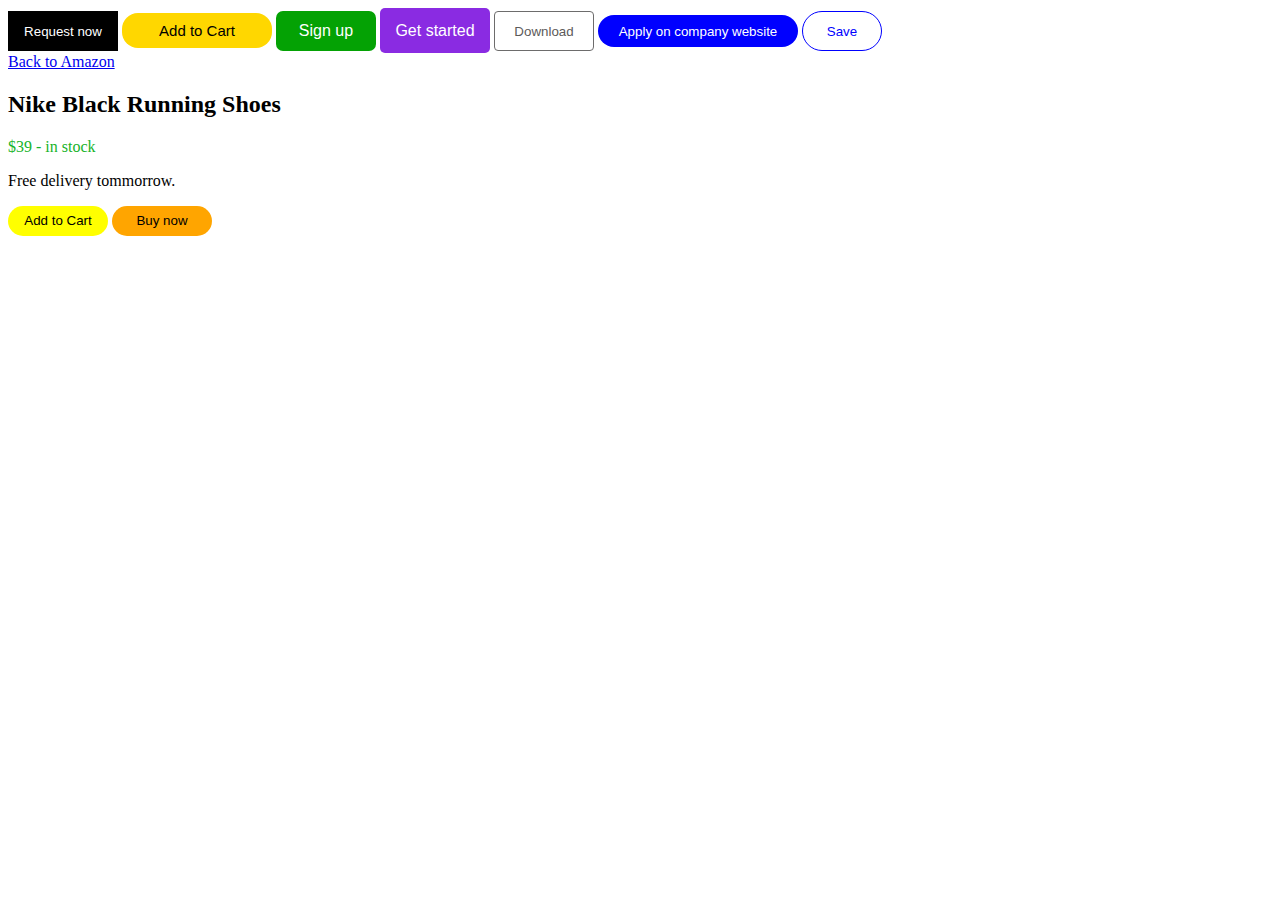
<file: Home Work №2/index.html>
<!DOCTYPE html>
<html lang="en">
	<head>
		<meta charset="UTF-8" />
		<meta name="viewport" content="width=device-width, initial-scale=1.0" />
		<title>Home Work №2</title>
	</head>
	<body>
		<button class="request-now">Request now</button>
		<button class="add-cart">Add to Cart</button>
		<button class="sign-up">Sign up</button>
		<button class="get-started">Get started</button>
		<button class="download">Download</button>
		<button class="apply-company">Apply on company website</button>
		<button class="save">Save</button> <br />
		<a href="https://www.amazon.com/">Back to Amazon</a>
		<h2>Nike Black Running Shoes</h2>
		<p style="color: rgb(23, 179, 41)">$39 - in stock</p>
		<p>Free delivery tommorrow.</p>
		<button class="add">Add to Cart</button>
		<button class="buy-now">Buy now</button>
		<style>
			.request-now {
				background-color: black;
				color: white;
				width: 110px;
				height: 40px;
				border: none;
				cursor: pointer;
			}
			.add-cart {
				background-color: #ffd700;
				width: 150px;
				height: 35px;
				border: none;
				font-size: 15px;
				cursor: pointer;
				border-radius: 16px;
			}
			.sign-up {
				background-color: rgb(4, 162, 4);
				color: white;
				width: 100px;
				height: 40px;
				font-size: 16px;
				cursor: pointer;
				border: none;
				border-radius: 7px;
			}
			.get-started {
				background-color: #8a2be2;
				color: white;
				width: 110px;
				height: 45px;
				font-size: 16px;
				cursor: pointer;
				border: none;
				border-radius: 5px;
			}
			.download {
				background-color: white;
				color: rgb(92, 90, 90);
				cursor: pointer;
				width: 100px;
				height: 40px;
				border: 1px solid;
				border-radius: 4px;
				border-color: #6d6c6c;
			}
			.apply-company {
				background-color: blue;
				color: white;
				width: 200px;
				height: 32px;
				cursor: pointer;
				border: none;
				border-radius: 16px;
			}
			.save {
				background-color: white;
				color: blue;
				width: 80px;
				height: 40px;
				cursor: pointer;
				border: 1px solid;
				border-radius: 20px;
			}
			.add {
				background-color: yellow;
				width: 100px;
				height: 30px;
				border: none;
				cursor: pointer;
				border-radius: 16px;
			}
			.buy-now {
				background-color: orange;
				width: 100px;
				height: 30px;
				cursor: pointer;
				border: none;
				border-radius: 16px;
			}
		</style>
	</body>
</html>
</file>
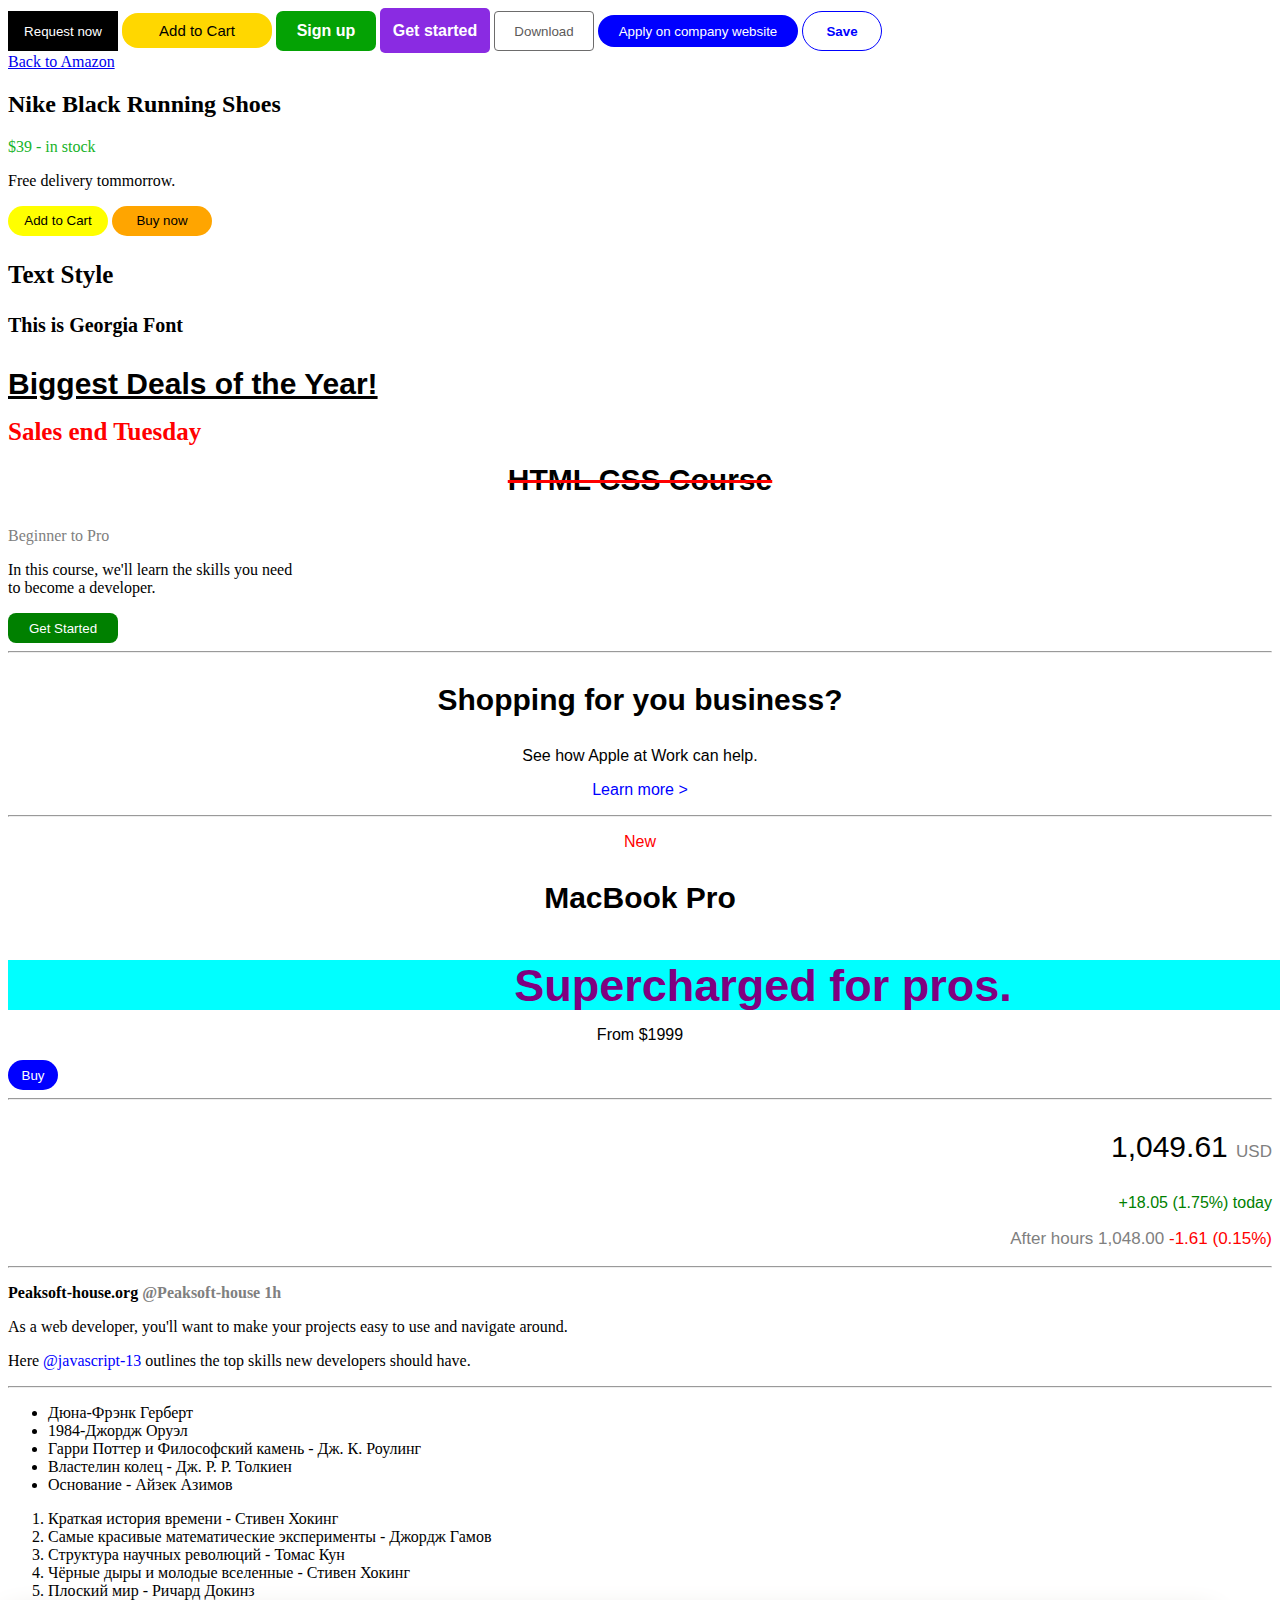
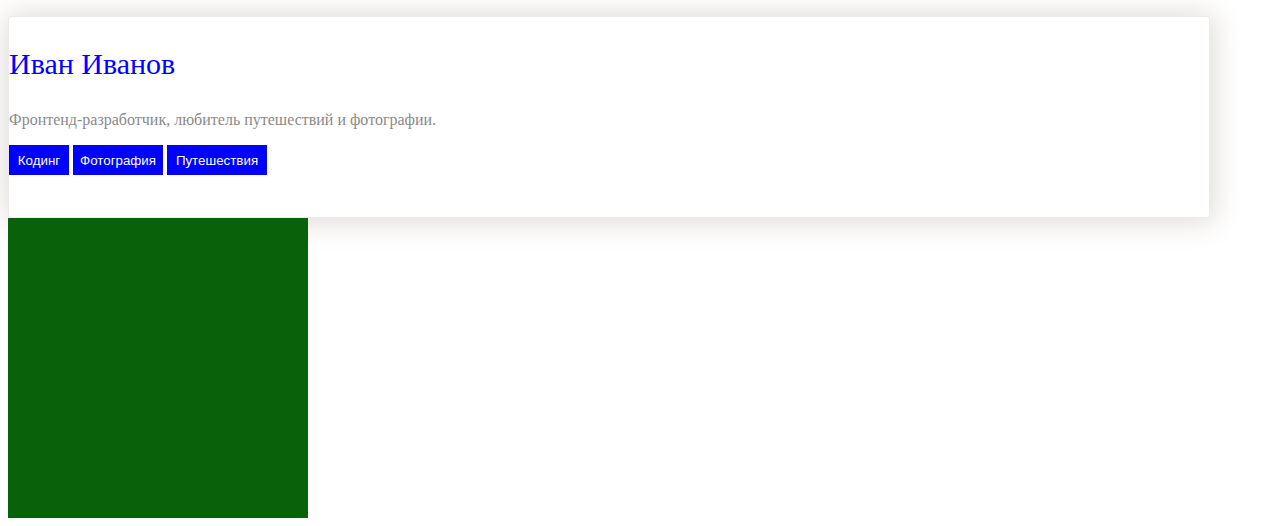
<file: Home Work №3/index.html>
<!DOCTYPE html>
<html lang="en">
	<head>
		<meta charset="UTF-8" />
		<meta name="viewport" content="width=device-width, initial-scale=1.0" />
		<title>Home Work №3</title>
		<link rel="stylesheet" href="style.css">
	</head>
	<body>
    <button class="request-now">Request now</button>
		<button class="add-cart">Add to Cart</button>
		<button class="sign-up">Sign up</button>
		<button class="get-started">Get started</button>
		<button class="download">Download</button>
		<button class="apply-company">Apply on company website</button>
		<button class="save">Save</button> <br />
		<a class="amazon" href="https://www.amazon.com/">Back to Amazon</a>
		<h2>Nike Black Running Shoes</h2>
		<p style="color: rgb(23, 179, 41)">$39 - in stock</p>
		<p>Free delivery tommorrow.</p>
		<button class="add">Add to Cart</button>
		<button class="buy-now">Buy now</button>
		<p class="aidin">Text Style</p>
		<p class="nurislam">This is Georgia Font</p>
		<p class="kuba">Biggest Deals of the Year!</p>
		<p class="syimyk">Sales end Tuesday</p>
		<div class="name">
			<p>HTML CSS Course</p>
		</div>
		<p class="color">Beginner to Pro</p>
		<p>In this course, we'll learn the skills you need <br> to become a developer.</p>
		<button class="button">Get Started</button>
		<hr>
		<p class="nursultan">Shopping for you business?</p>
		<p class="alisher">See how Apple at Work can help.</p>
		<p class="aziat">Learn more ></p>
		<hr>
		<p class="azamat">New</p>
		<p class="elkhan">MacBook Pro</p>
		<div class="elzar">
			<p>Supercharged for pros.</p>
		</div>
		<p class="jasmina">From $1999</p>
		<button class="buy">Buy</button>
		<hr>
		<p class="dinara">1,049.61 <span class="usd">USD</span></p>
		<p class="many">+18.05 (1.75%) today</p>
		<p class="after">After hours 1,048.00 <span class="dollar">-1.61 (0.15%)</span></p>
		<hr>
		<p class="kampus">Peaksoft-house.org <span class="house">@Peaksoft-house 1h</span></p>
		<p>As a web developer, you'll want to make your projects easy to use and navigate around.</p>
		<p>Here <span class="javascript">@javascript-13</span> outlines the top skills new developers should have.</p>
		<hr>
		<ul>
			<li>Дюна-Фрэнк Герберт</li>
			<li>1984-Джордж Оруэл</li>
			<li>Гарри Поттер и Философский камень - Дж. К. Роулинг</li>
			<li>Властелин колец - Дж. Р. Р. Толкиен</li>
			<li>Основание - Айзек Азимов</li>
		</ul>
		<ol>
			<li>Краткая история времени - Стивен Хокинг</li>
			<li>Самые красивые математические эксперименты - Джордж Гамов</li>
			<li>Структура научных революций - Томас Кун</li>
			<li>Чёрные дыры и молодые вселенные - Стивен Хокинг</li>
			<li>Плоский мир - Ричард Докинз</li>
		</ol>
		<div class="card">
			<p class="ivan">Иван Иванов</p>
			<p class="front-end">Фронтенд-разработчик, любитель путешествий и фотографии.</p>
			<button class="koding">Кодинг</button>
			<button class="photo">Фотография</button>
			<button class="putin">Путешествия</button>
		</div>
		<div class="animation"></div>
  </body>
</html>
</file>
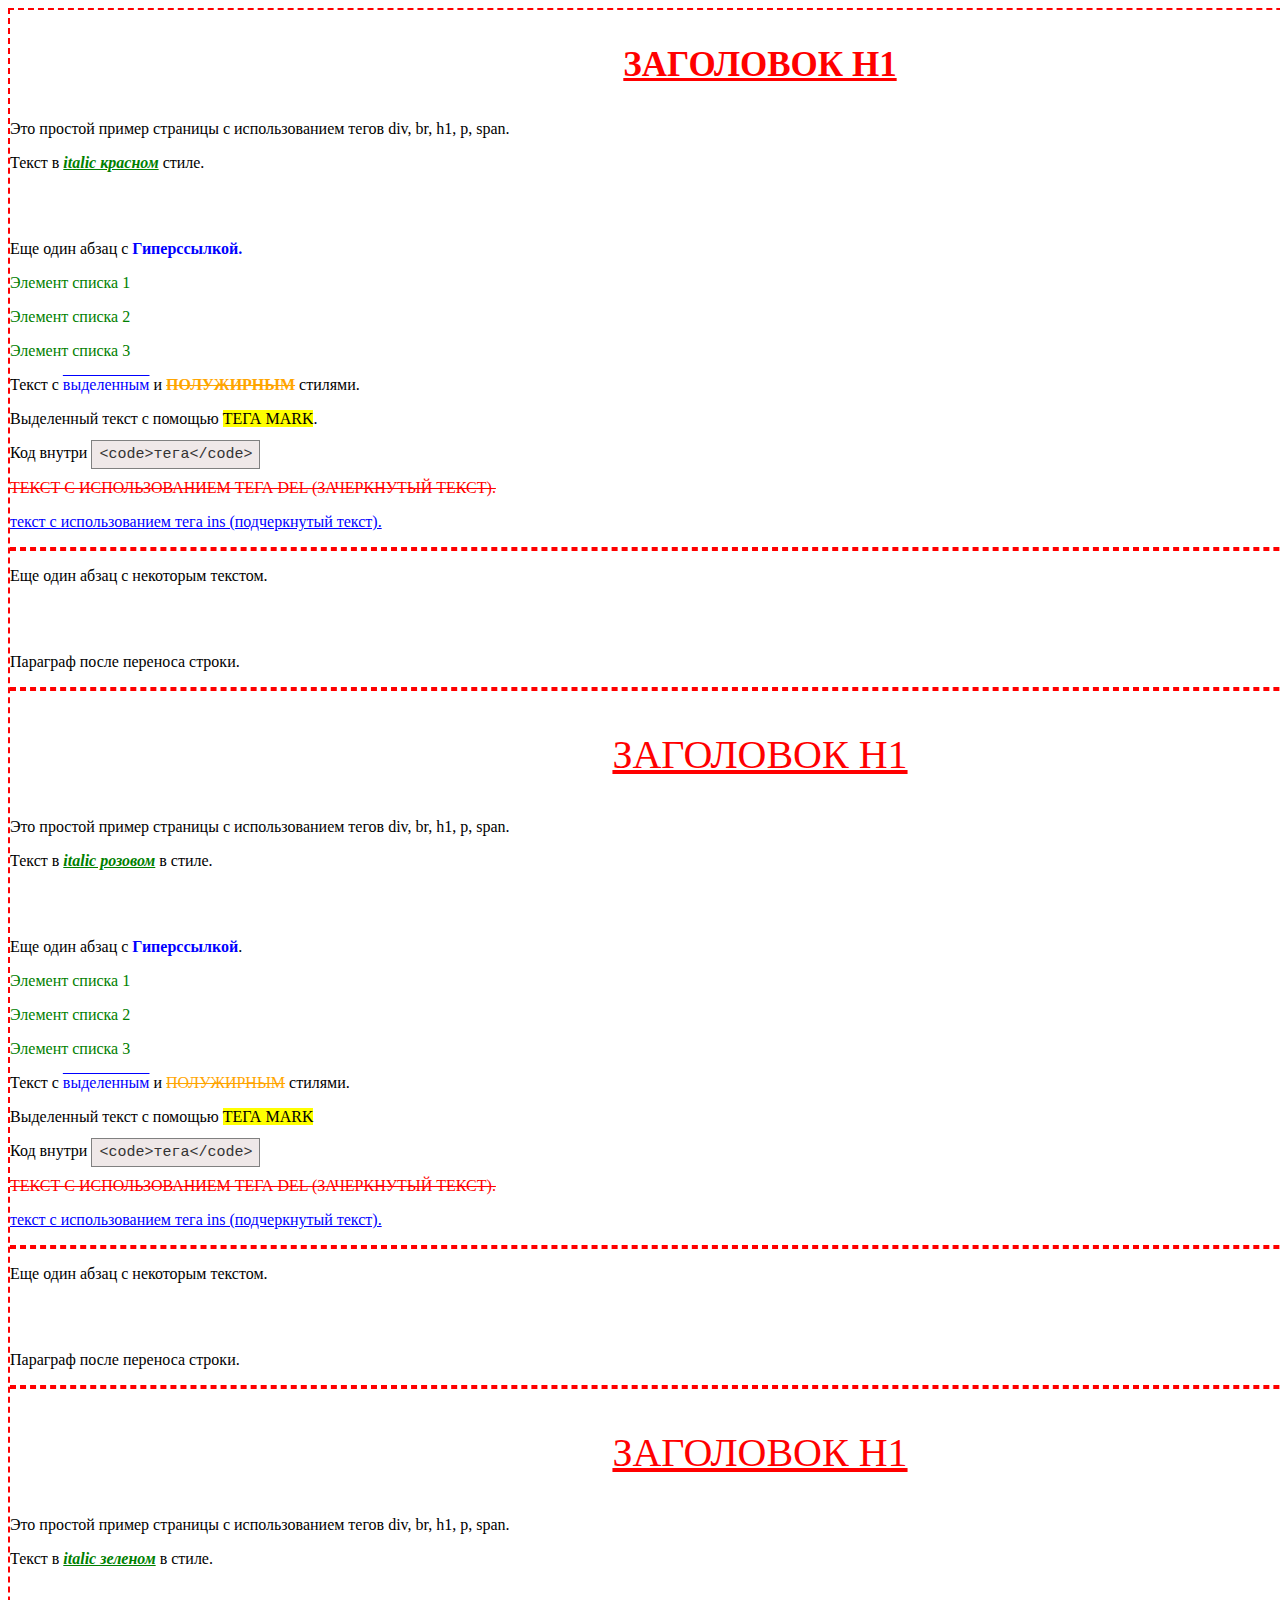
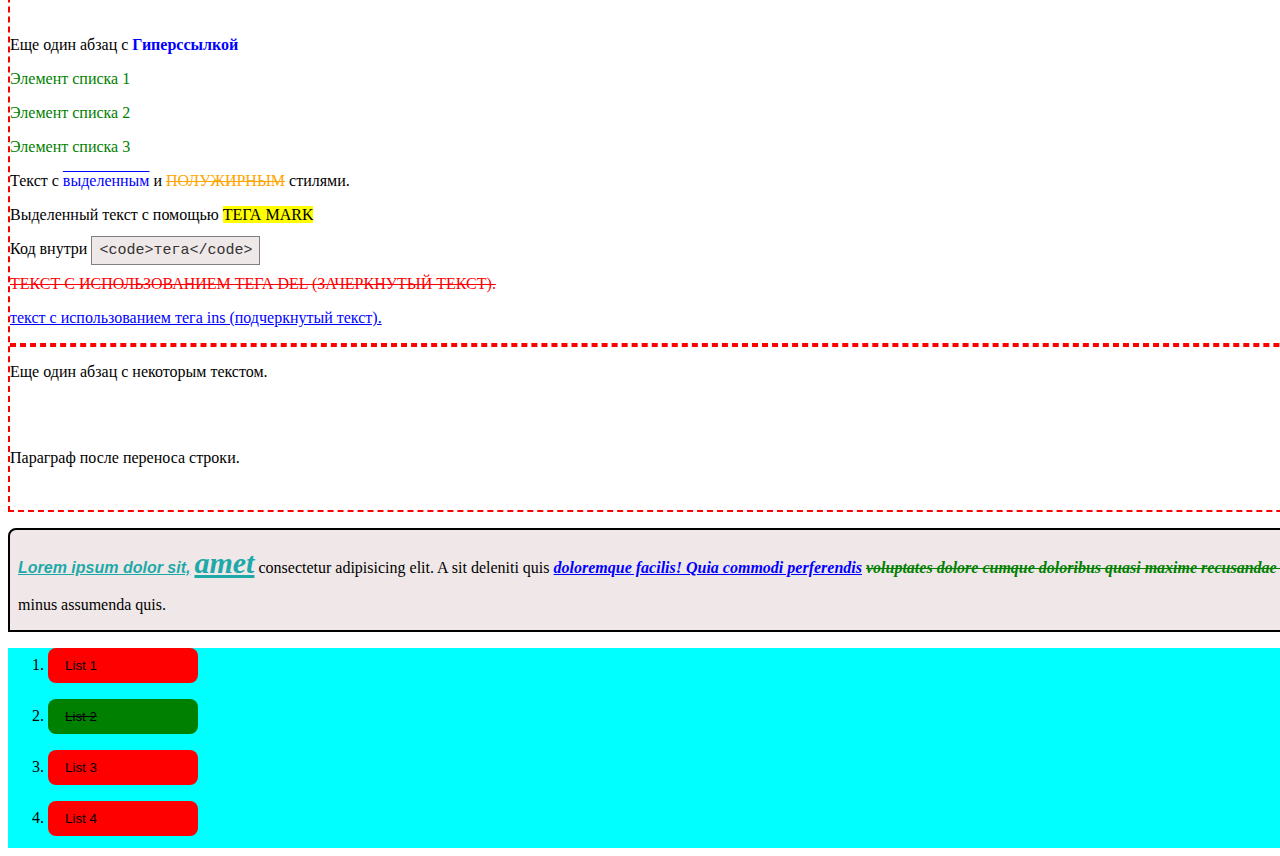
<file: Home Work №5/index.html>
<!DOCTYPE html>
<html lang="en">
	<head>
		<meta charset="UTF-8" />
		<meta name="viewport" content="width=device-width, initial-scale=1.0" />
		<title>Home Work №5</title>
		<link rel="stylesheet" href="./style.css" />
	</head>
	<body>
		<div class="line">
			<p class="title">ЗАГОЛОВОК H1</p>
			<p>
				Это простой пример страницы с использованием тегов div, br, h1, p, span.
			</p>
			<p>Текст в <span class="italic">italic красном</span> стиле.</p>
			<br />
			<br />
			<p>Еще один абзац с <span class="azamat">Гиперссылкой.</span></p>

			<div class="nursultan">
				<p>Элемент списка 1</p>
				<p>Элемент списка 2</p>
				<p>Элемент списка 3</p>
			</div>
			<p>
				Текст с <span class="elzar">выделенным</span> и
				<span class="elkhan">ПОЛУЖИРНЫМ</span> стилями.
			</p>
			<p>Выделенный текст с помощью <span class="aziat">ТЕГА MARK</span>.</p>
			<p>Код внутри <span class="shrek">&ltcode&gt;тега&lt/code&gt</span></p>
			<p class="alisher">
				ТЕКСТ С ИСПОЛЬЗОВАНИЕМ ТЕГА DEL (ЗАЧЕРКНУТЫЙ ТЕКСТ).
			</p>
			<p class="munara">
				текст с использованием тега ins (подчеркнутый текст).
			</p>
			<hr class="ainazik" />
			<p>Еще один абзац с некоторым текстом.</p>
			<br />
			<br />
			<p>Параграф после переноса строки.</p>
			<hr class="ainazik" />
			<p class="title-zagalobok">ЗАГОЛОВОК H1</p>
			<p>
				Это простой пример страницы с использованием тегов div, br, h1, p, span.
			</p>
			<p>Текст в <span class="italic-pink">italic розовом</span> в стиле.</p>
			<br />
			<br />
			<p>
				Еще один абзац с <span class="azamat-instructor">Гиперссылкой</span>.
			</p>
			<div class="nursultan-instructor">
				<p>Элемент списка 1</p>
				<p>Элемент списка 2</p>
				<p>Элемент списка 3</p>
			</div>
			<p>
				Текст с <span class="elzar-softskills">выделенным</span> и
				<span class="elkhan-mentor">ПОЛУЖИРНЫМ</span> стилями.
			</p>
			<p>
				Выделенный текст с помощью <span class="aziat-mentor">ТЕГА MARK</span>
			</p>
			<p>Код внутри <span class="shrek">&ltcode&gt;тега&lt/code&gt</span></p>
			<p class="alisher-mentor">
				ТЕКСТ С ИСПОЛЬЗОВАНИЕМ ТЕГА DEL (ЗАЧЕРКНУТЫЙ ТЕКСТ).
			</p>
			<p class="munara-java">
				текст с использованием тега ins (подчеркнутый текст).
			</p>
			<hr class="ainazik" />
			<p>Еще один абзац с некоторым текстом.</p>
			<br />
			<br />
			<p>Параграф после переноса строки.</p>
			<hr class="ainazik" />
			<p class="title-peaksoft">ЗАГОЛОВОК H1</p>
			<p>
				Это простой пример страницы с использованием тегов div, br, h1, p, span.
			</p>
			<p>
				Текст в <span class="italic-peaksoft">italic зеленом</span> в стиле.
			</p>
			<br />
			<br />
			<p>Еще один абзац с <span class="azamat-peaksoft">Гиперссылкой</span></p>
			<div class="nursultan-peaksoft">
				<p>Элемент списка 1</p>
				<p>Элемент списка 2</p>
				<p>Элемент списка 3</p>
			</div>
			<p>
				Текст с <span class="elzar-peaksoft"> выделенным</span> и
				<span class="elkhan-peaksoft">ПОЛУЖИРНЫМ</span> стилями.
			</p>
			<p>
				Выделенный текст с помощью
				<span class="aziat-peaksoft"> ТЕГА MARK</span>
			</p>
			<p>Код внутри <span class="shrek">&ltcode&gt;тега&lt/code&gt</span></p>
			<p class="alisher-peaksoft">
				ТЕКСТ С ИСПОЛЬЗОВАНИЕМ ТЕГА DEL (ЗАЧЕРКНУТЫЙ ТЕКСТ).
			</p>
			<p class="munara-peaksoft">
				текст с использованием тега ins (подчеркнутый текст).
			</p>
			<hr class="ainazik" />
			<p>Еще один абзац с некоторым текстом.</p>
			<br />
			<br />
			<p>Параграф после переноса строки.</p>
		</div>
		<p></p>
		<div class="aidin">
      <p>
        &nbsp;&nbsp;<span class="nurislam">Lorem ipsum dolor sit,</span>
				<span class="adilet">amet</span>
        <span>consectetur adipisicing elit. A sit deleniti quis</span>
        <span class="kuba">doloremque facilis! Quia commodi perferendis</span>
        <span class="syimyk">voluptates dolore cumque doloribus quasi maxime recusandae atque,</span>
        <span>reprehenderit doloremque,</span> <p>&nbsp;&nbsp;minus assumenda quis.</p>
      </p>
		</div>
		<p></p>
		<div class="peaksoft">
			<ol>
				<li><button class="animation">List 1</button></li>
				<p></p>
				<li><button class="kampus">List 2</button></li>
				<p></p>
				<li><button class="animation">List 3</button></li>
				<p></p>
				<li><button class="animation">List 4</button></li>
			</ol>
		</div>
	</body>
</html>
</file>
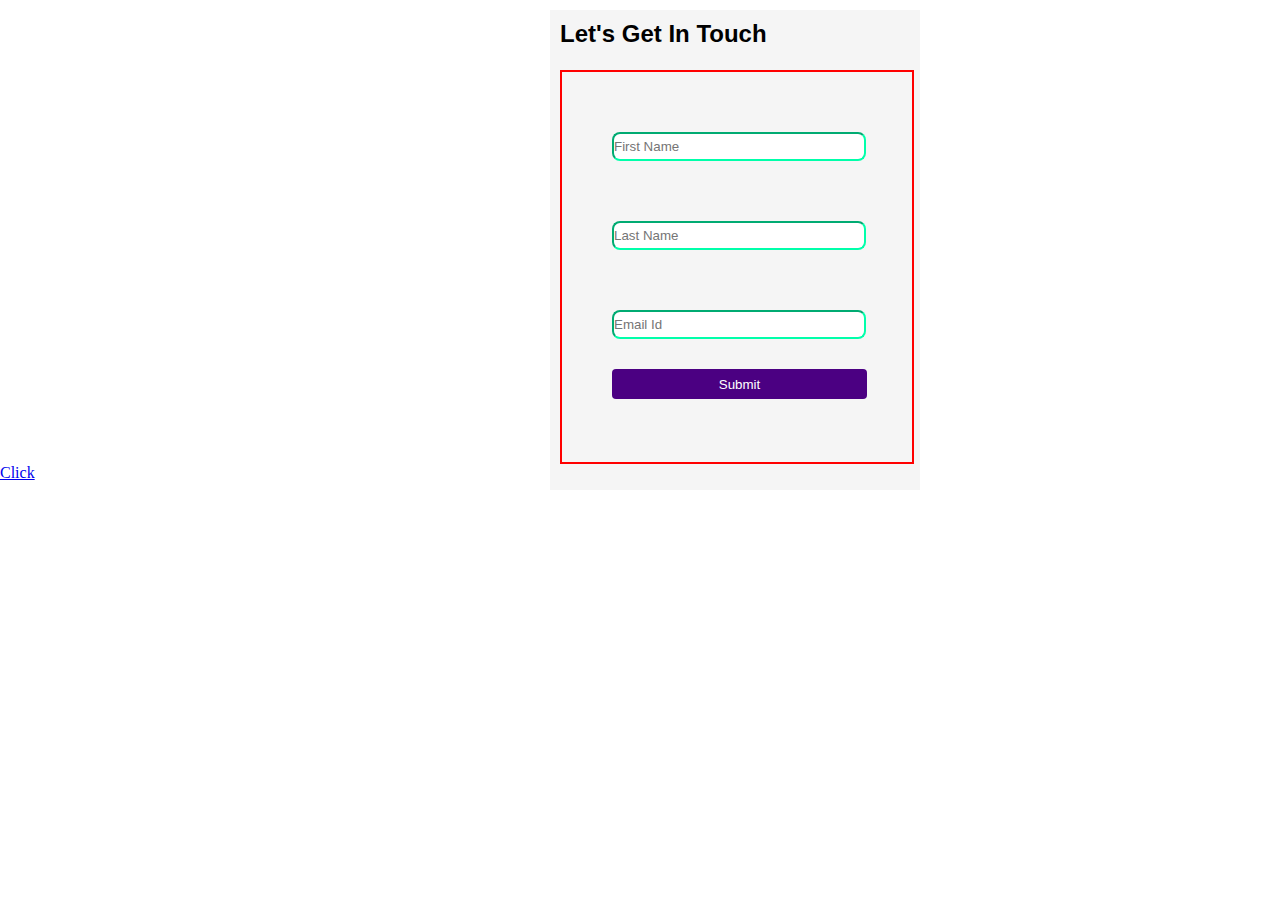
<file: Home Work №6/index.html>
<!DOCTYPE html>
<html lang="en">
	<head>
		<meta charset="UTF-8" />
		<meta name="viewport" content="width=device-width, initial-scale=1.0" />
		<title>Home Work №6</title>
		<link rel="stylesheet" href="./style.css" />
	</head>
	<body>
		<form>
			<div class="card_1">
				<h2 class="text_1">Let's Get In Touch</h2>
			</div>
			<div class="border_1">
				<input
					class="input_firstname"
					type="first_name"
					placeholder="First Name" />
				<input
					class="input_firstname"
					type="last_name"
					placeholder="Last Name" />
				<input class="input_firstname" type="email" placeholder="Email Id" />
				<button class="button_submit">Submit</button>
			</div>
		</form>
		<a href="index2.html">Click</a>
	</body>
</html>
</file>
<file: Home Work №10/style.css>
* {
	margin: 0;
	padding: 0;
	box-sizing: border-box;
}

.border {
	width: 1000px;
	height: 650px;
	border: 5px solid black;
	background-color: #e4fff1;
	position: relative;
	top: 50px;
	left: 300px;
	border-radius: 8px;
}

.border_color {
	width: 400px;
	height: 500px;
	background-color: #789084;
	border-radius: 24px;
	position: relative;
	top: 70px;
	left: 50px;
	display: inline-block;
	margin-right: 80px;
}

.wand {
	width: 105px;
	height: 500px;
	background-color: black;
	border-radius: 24px;
	position: relative;
	top: 50px;
	left: 10px;
	display: inline-block;
	margin-right: 30px;
}

.border_first {
	width: 1000px;
	height: 650px;
	border: 5px solid black;
	background-color: #e4fff1;
	position: relative;
	top: 50px;
	left: 300px;
	border-radius: 8px;
	display: flex;
	flex-wrap: wrap-reverse;
	justify-content: flex-end;
	gap: 10px;
}

.box {
	width: 180px;
	height: 200px;
	background-color: #ff66c4;
	border-radius: 24px;
}

.box_first {
	width: 500px;
	height: 400px;
	background-color: #ff66c4;
	border-radius: 24px;
	position: relative;
	top: 100px;
	left: 450px;
}

p {
	position: relative;
	text-align: center;
	top: 150px;
	font-size: 40px;
	font-weight: bold;
	font-family: Arial, Helvetica, sans-serif;
}

.border_second {
	width: 1000px;
	height: 650px;
	border: 5px solid black;
	background-color: #e4fff1;
	position: relative;
	top: 50px;
	left: 300px;
	border-radius: 8px;
	display: flex;
	justify-content: space-between;
	align-items: flex-end;
}

.first {
	width: 200px;
	height: 200px;
	background-color: #cb6ceb;
	border-radius: 24px;
}

.border_third {
	width: 1000px;
	height: 650px;
	border: 5px solid black;
	background-color: #e4fff1;
	position: relative;
	top: 50px;
	left: 300px;
	border-radius: 8px;
	display: flex;
	justify-content: center;
	align-items: flex-end;
	gap: 10px;
}

.third {
	width: 200px;
	height: 200px;
	background-color: #cb6ceb;
}

.border_fourth {
	width: 1000px;
	height: 650px;
	border: 5px solid black;
	background-color: #e4fff1;
	position: relative;
	top: 50px;
	left: 300px;
	border-radius: 8px;
	display: flex;
	justify-content: center;
	align-items: center;
}

.boxed {
	width: 500px;
	height: 400px;
	background-color: #cb6ceb;
}

.border_sixth {
  width: 1000px;
	height: 650px;
	border: 5px solid black;
	background-color: #e4fff1;
	position: relative;
	top: 50px;
	left: 300px;
	border-radius: 8px;
  display: flex;
  flex-direction: row;
  align-items: center;
}

.flex {
  height: 150px;
  flex-grow: 1;
  background-color: #cb6ceb;
}

.one {
  flex-grow: 0.6;
  background-color: #a6a6a6;
}

.two {
  flex-grow: 0.8;
  background-color: #5ce1e6;
  border-radius: 24px;
}

.three {
  flex-grow: 0.8;
  background-color: #5e17eb;
}

.border_eight {
  width: 1000px;
	height: 650px;
	border: 5px solid black;
	background-color: #e4fff1;
	position: relative;
	top: 50px;
	left: 300px;
	border-radius: 8px;
  display: flex;
  flex-direction: row;
}

.block {
  height: 80px;
  background-color: #5ce1e6;
  border-radius: 40px;
  flex-grow: 1;
}

.radiustwo {
  flex-grow: 3;
}

.radiusthree {
  flex-grow:1 ;
}
</file>
<file: Home Work №11/style.css>
* {
	margin: 0;
	padding: 0;
	box-sizing: border-box;
}

body {
	margin: 10px;
}

/* Анимация-first */
.first {
	height: 20px;
	background-color: red;
	animation: first 5s infinite;
}

@keyframes first {
	from {
		width: 0;
	}
	to {
		width: 100%;
	}
}
/* Анимация-first */

/* Анимация-second */
.second {
	width: 150px;
	height: 150px;
	background-color: blue;
	animation: square;
	animation-duration: 1s;
	animation-iteration-count: infinite;
}

@keyframes square {
	from {
		transform: translateY(-20px);
	}
}
/* Анимация-second */

/* Анимация-third */
.third {
	width: 150px;
	height: 150px;
	background-color: green;
	animation: third;
	animation-duration: 2s;
	animation-iteration-count: infinite;
}

@keyframes third {
	from {
		background-color: yellow;
	}
	80% {
		background-color: fuchsia;
	}
	to {
		background-color: aqua;
	}
}
/* Анимация-third */

/* Анимация-fourth */
.fourth {
	width: 150px;
	height: 150px;
	background-color: aqua;
	animation: spinner 3s infinite linear;
	transition: all 2s;
}

@keyframes spinner {
	from {
		transform: rotate(0);
	}
	to {
		transform: rotate(360deg);
	}
}
/* Анимация-fourth */

/* Анимация-fifth */
.fifth {
	width: 120px;
	height: 120px;
	background-color: yellow;
	animation-name: privet;
	animation-duration: 5s;
	animation-iteration-count: infinite;
	animation-timing-function: linear;
}

@keyframes privet {
	from {
		transform: scale(2);
	}
	to {
	}
}
/* Анимация-fifth */

/* Анимация-sixth */
.sixth {
	width: 150px;
	height: 150px;
	background-color: pink;
	animation-name: ;
	animation-duration: 2s;
	animation-iteration-count: infinite;
	animation-timing-function: linear;
}
/* Анимация-sixth */

/* Анимация-seventh */
.seventh {
	width: 150px;
	height: 150px;
	background-color: blue;
	transition: all 2s;
	animation-name: ;
	animation-duration: 2s;
	animation-iteration-count: infinite;
	animation-timing-function: linear;
}

.seventh:hover {
	transform: translate(100px, 50px);
}
/* Анимация-seventh */

/* Анимация-eighth */
.eight {
	width: 150px;
	height: 150px;
	background-color: aqua;
	animation-name: fris;
	animation-duration: 2s;
	animation-iteration-count: infinite;
	animation-timing-function: linear;
}

@keyframes fris {
	from {
		opacity: 0.7s;
	}
	80% {
		opacity: 0.7s;
	}
	to {
		opacity: 0.7s;
	}
}
/* Анимация-eight */

/* Анимация-ninth */
.ninth {
	height: 30px;
	background-color: red;
	animation-name: kyryt;
	animation-duration: 5s;
	animation-iteration-count: infinite;
	animation-timing-function: linear;
}

@keyframes kyryt {
	from {
		width: 0;
		background-color: blue;
	}
	to {
		width: 80%;
		background-color: rgb(0, 255, 0);
	}
}
/* Анимация-ninth */
</file>
<file: Home Work №14/style.css>
* {
	margin: 0;
	padding: 0;
	box-sizing: border-box;
}
.main {
	width: 1200px;
	margin: 0 auto;
	min-height: 900px;
}

ul {
	display: flex;
	gap: 30px;
	list-style: none;
	justify-content: center;
	position: relative;
	top: 39px;
}

.background_photo {
	background: url("./images/IMAGE.png") center center/cover no-repeat;
	min-height: 650px;
	width: 1200px;
	margin: 0 auto;
}

.title {
	font-size: 126px;
	color: rgba(174, 232, 251, 1);
	display: flex;
	font-family: Arial, Helvetica, sans-serif;
	padding-top: 350px;
	padding-left: 50px;
}

.text {
	font-size: 40px;
	font-family: Arial, Helvetica, sans-serif;
	display: flex;
	justify-content: center;
	padding: 100px;
}

.button_discover {
	position: relative;
	top: -50px;
	left: 500px;
	width: 150px;
	height: 43px;
	color: black;
	background-color: white;
	border-radius: 10px;
	border: 2px solid;
	cursor: pointer;
}

.background {
	width: 1200px;
	height: 300px;
	background-color: rgba(243, 233, 226, 1);
	font-size: 70px;
	padding: 35px;
	padding-left: 50px;
	font-family: Arial, Helvetica, sans-serif;
}

.text_program {
	padding: 70px;
	font-family: Arial, Helvetica, sans-serif;
}

.papa {
	display: grid;
	grid-template-columns: 1fr 1fr 2fr;
	column-gap: 30px;
	padding-left: 50px;
}
.syn {
	width: 360px;
	height: 620px;
	background-color: rgba(174, 232, 251, 1);
	border-radius: 10px;
}

.first {
	background-color: rgba(243, 233, 226, 1);
}

.second {
	background-color: rgba(174, 232, 251, 1);
}

.photo_girls {
	padding-top: 30px;
	padding-left: 25px;
}

.text_individuals {
	display: flex;
	justify-content: center;
	font-family: Arial, Helvetica, sans-serif;
	padding: 20px;
}

.text_second {
	display: flex;
	justify-content: center;
	font-family: Arial, Helvetica, sans-serif;
}

.button_reimagine {
	width: 150px;
	height: 43px;
	color: black;
	background-color: rgba(174, 232, 251, 1);
	border-radius: 10px;
	border: 2px solid;
	position: relative;
	top: 30px;
	left: 100px;
	cursor: pointer;
}

.button_learnmore {
	width: 150px;
	height: 43px;
	color: black;
	background-color: rgba(243, 233, 226, 1);
	border-radius: 10px;
	border: 2px solid;
	position: relative;
	top: 30px;
	left: 100px;
	cursor: pointer;
}

.button_exploremore {
	width: 150px;
	height: 43px;
	color: black;
	background-color: rgba(174, 232, 251, 1);
	border-radius: 10px;
	border: 2px solid;
	position: relative;
	top: 50px;
	left: 100px;
	cursor: pointer;
}

.photo_girl {
	padding: 50px;
}

.box {
	width: 570px;
	height: 570px;
	background-color: rgba(243, 233, 226, 1);
	display: flex;
	border-radius: 20px;
	position: relative;
	top: 50px;
	right: 20px;
}

.flex {
	display: flex;
}

.text_title {
	font-size: 40px;
	font-family: Arial, Helvetica, sans-serif;
	display: flex;
	justify-content: center;
	padding-top: 150px;
	padding-left: 70px;
}
</file>
<file: Home Work №15/style.css>
* {
	margin: 0;
	padding: 0;
	box-sizing: border-box;
}

main {
	width: 1519px;
	margin: 0 auto;
	min-height: 900px;
}

.background_ul {
	width: 100%;
	height: 53px;
	background-color: rgba(33, 33, 33, 1);
}

ul {
	display: flex;
	gap: 50px;
	list-style: none;
	justify-content: center;
	color: white;
	font-family: Arial, Helvetica, sans-serif;
	padding: 17px;
}

.background_tel {
	width: 100%;
	height: 87px;
	background-color: rgba(0, 0, 0, 1);
}

.icon_moscow {
	padding-left: 21%;
	margin: 0 auto;
	padding-top: 20px;
}

.text_offical {
	color: white;
	padding-left: 21%;
	font-family: Arial, Helvetica, sans-serif;
	font-size: 13px;
}

.calling {
	color: white;
	padding-left: 55%;
	position: relative;
	top: -40px;
	font-family: Arial, Helvetica, sans-serif;
	font-size: 13px;
}

.tell_number {
	display: flex;
	justify-content: center;
	padding-left: 288px;
	position: relative;
	top: -40px;
	font-size: 25px;
	text-decoration: none;
	color: white;
}

.button_request {
	width: 172px;
	height: 46px;
	border: none;
	color: white;
	background: linear-gradient(0deg, #1eacc7 0%, #4ce2ff 100%);
	cursor: pointer;
	position: relative;
	top: -88px;
	left: 68%;
	border-radius: 4px;
}

.background_photo {
	background: url("./images/uber_bg.png") center center/cover no-repeat;
	min-height: 700px;
	width: 100%;
}

.title_text {
	text-align: center;
	font-size: 55px;
	padding: 30px;
	color: white;
	font-family: Arial, Helvetica, sans-serif;
}

.title_drive {
	text-align: center;
	font-size: 34px;
	color: white;
	font-family: Arial, Helvetica, sans-serif;
	position: relative;
	top: -20px;
}

.text {
	text-align: center;
	font-size: 18px;
	color: white;
	font-family: Arial, Helvetica, sans-serif;
}

.button_send {
	width: 259px;
	height: 55px;
	border: none;
	color: white;
	background: linear-gradient(0deg, #1eacc7 0%, #4ce2ff 100%);
	cursor: pointer;
	border-radius: 4px;
	margin-top: 150px;
	margin-left: 650px;
}

.button_advantages {
	width: 115px;
	height: 30px;
	color: white;
	background-color: black;
	border: none;
	position: relative;
	left: 720px;
	top: 50px;
	cursor: pointer;
}

.title_work {
	position: relative;
	top: 100px;
	text-align: center;
	font-family: Arial, Helvetica, sans-serif;
	font-size: 38px;
}

.backgound_color {
	width: 100%;
	height: 500px;
	background-color: black;
	position: relative;
	top: 100px;
}

.button_possibilities {
	width: 115px;
	height: 30px;
	color: black;
	background-color: white;
	border: none;
	position: relative;
	left: 720px;
	top: 50px;
	cursor: pointer;
}

.text_choise {
	text-align: center;
	font-size: 38px;
	padding: 80px;
	color: white;
	font-family: Arial, Helvetica, sans-serif;
}

.text_car {
	text-align: center;
	font-size: 18px;
	color: white;
	font-family: Arial, Helvetica, sans-serif;
	position: relative;
	bottom: 70px;
}

.photo_car {
	display: flex;
	margin: 0 auto;
}

.car {
	text-align: center;
	font-size: 17px;
	font-family: Arial, Helvetica, sans-serif;
}

.button_voz {
	width: 130px;
	height: 30px;
	color: white;
	background-color: black;
	border: none;
	position: relative;
	top: 150px;
	cursor: pointer;
	display: flex;
	margin: 0 auto;
	padding: 10px;
}

.title_conditions {
	position: relative;
	top: 180px;
	text-align: center;
	font-family: Arial, Helvetica, sans-serif;
	font-size: 38px;
}

.text_conditions {
	position: relative;
	padding-left: 160px;
	top: 200px;
	font-size: 22px;
	color: rgba(28, 168, 195, 1);
	font-family: Arial, Helvetica, sans-serif;
}

.text_checbox {
	position: relative;
	top: 220px;
	padding-left: 180px;
	font-family: Arial, Helvetica, sans-serif;
}

.text_money {
	position: relative;
	top: 250px;
	padding-left: 160px;
	font-size: 17px;
	color: rgba(28, 168, 195, 1);
	font-family: Arial, Helvetica, sans-serif;
}

.text_auto {
	position: relative;
	padding-left: 350px;
	bottom: 62px;
	text-align: center;
	font-size: 22px;
	color: rgba(28, 168, 195, 1);
	font-family: Arial, Helvetica, sans-serif;
}

.yslovia {
	position: relative;
	padding-left: 420px;
	bottom: 50px;
	text-align: center;
	font-family: Arial, Helvetica, sans-serif;
}

.background_world {
	background: url("./images/world_bg.png") center center/cover no-repeat;
	width: 100%;
	min-height: 750px;
	position: relative;
	top: 100px;
}

.button_city {
	width: 79px;
	height: 27px;
	color: black;
	background-color: white;
	border: none;
	cursor: pointer;
	position: relative;
	top: 48px;
	left: 717px;
}

.text_world {
	text-align: center;
	font-size: 38px;
	padding: 80px;
	color: white;
	font-family: Arial, Helvetica, sans-serif;
}

.text_city {
	color: rgba(31, 186, 214, 1);
	font-family: Arial, Helvetica, sans-serif;
	font-size: 15px;
	text-align: center;
	padding-top: 450px;
}

.ball {
	display: flex;
	gap: 15px;
}

.ball_baby {
	width: 35px;
	height: 35px;
	background-color: black;
	border-radius: 50%;
	position: relative;
	top: 200px;
	left: 20px;
	padding-top: 10px;
	padding-left: 8px;
}

.pahan_text {
	display: flex;
	gap: 50px;
}

.text_three {
	position: relative;
	top: 200px;
	left: 330px;
	font-family: Arial, Helvetica, sans-serif;
	font-size: 20px;
}

.mahan_text {
	display: flex;
	gap: 30px;
}

.mahan_text {
	position: relative;
	top: 250px;
	right: 200px;
	font-family: Arial, Helvetica, sans-serif;
	font-size: 15px;
	color: grey;
}

.text_russian {
	position: relative;
	top: 300px;
	right: 530px;
	font-family: Arial, Helvetica, sans-serif;
	color: rgba(31, 186, 214, 1);
}

.ssylka {
	position: relative;
	top: 180px;
	left: 79%;
}

.line {
	width: 390px;
	height: 7px;
	background-color: rgba(31, 186, 214, 1);
	position: relative;
	top: 60px;
	left: 580px;
}
</file>
<file: Home Work №16/style.css>
* {
	margin: 0;
	padding: 0;
	box-sizing: border-box;
}

body {
	background-color: rgb(225, 221, 221);
}

main {
	width: 1519px;
	margin: 0 auto;
	min-height: 900px;
}

header {
	width: 100%;
	height: 124px;
	background-color: rgba(24, 24, 24, 1);
	/* position: fixed; */
}

.logo {
	margin: 40px;
	position: relative;
	right: 20px;
}

.papa {
	display: flex;
	gap: 2px;
}

.square {
	width: 110px;
	height: 38px;
	background-color: black;
	cursor: pointer;
	position: relative;
	bottom: 80px;
	left: 250px;
	border-radius: 6px 0px 0px 6px;
}

.square_dubai {
	width: 110px;
	height: 38px;
	background-color: black;
	cursor: pointer;
	position: relative;
	bottom: 80px;
	left: 250px;
	border-radius: 0px 6px 6px 0px;
}

.icon_location {
	width: 9px;
	height: 11px;
	position: relative;
	top: 12px;
	left: 13px;
}

.text_moscow {
	width: 48px;
	height: 22px;
	position: relative;
	top: 2px;
	left: 35px;
	font-size: 15px;
	font-weight: bold;
	font-family: Arial, Helvetica, sans-serif;
	color: white;
}

ul {
	display: flex;
	gap: 40px;
	justify-content: center;
	position: relative;
	top: -105px;
	padding-right: 50px;
	color: white;
}

li {
	list-style: none;
	font-family: Arial, Helvetica, sans-serif;
}

.icons {
	display: flex;
	justify-content: flex-end;
	padding-right: 460px;
	position: relative;
	top: -123px;
	gap: 14px;
}

.phone_number {
	display: flex;
	justify-content: flex-end;
	font-family: Arial, Helvetica, sans-serif;
	position: relative;
	top: -145px;
	right: 300px;
	color: white;
	font-weight: bold;
}

.request_call {
	width: 149px;
	height: 44px;
	border-radius: 8px;
	font-weight: bold;
	font-family: Arial, Helvetica, sans-serif;
	border: 3px solid rgba(60, 60, 60, 1);
	background-color: rgba(24, 24, 24, 1);
	color: white;
	cursor: pointer;
	position: relative;
	top: -175px;
	left: 82%;
}

.balls {
	display: flex;
	gap: 15px;
	cursor: pointer;
	justify-content: flex-end;
	position: relative;
	top: -220px;
	right: 10px;
}

.ball {
	width: 46px;
	height: 46px;
	background-color: black;
	border-radius: 100%;
	padding-top: 15px;
	padding-left: 12px;
}

.ball_user {
	width: 46px;
	height: 46px;
	background-color: black;
	border-radius: 100%;
	padding-top: 15px;
	padding-left: 16px;
}

.number_one {
	width: 20px;
	height: 20px;
	background-color: red;
	border-radius: 50%;
	padding-top: 1px;
	padding-left: 6px;
	color: white;
	font-weight: bold;
	font-family: Arial, Helvetica, sans-serif;
	position: relative;
	top: -40px;
	left: 20px;
}

.background_bmw {
	background: url("./images/BWM.png") center center/cover no-repeat;
	min-height: 1000px;
	width: 97%;
	position: relative;
	left: 22px;
	border-radius: 0px 0px 36px 36px;
}

.text_title {
	display: flex;
	justify-content: center;
	font-size: 89px;
	font-weight: bold;
	font-family: Arial, Helvetica, sans-serif;
	color: white;
	position: relative;
	top: 160px;
}

.text {
	text-align: center;
	position: relative;
	top: 190px;
	font-size: 24px;
	color: white;
	font-family: Arial, Helvetica, sans-serif;
}

.linier {
	width: 86%;
	height: 3px;
	background-color: rgba(255, 255, 255, 0.2);
	position: relative;
	top: 270px;
	left: 100px;
}

.ball_first {
	width: 26px;
	height: 26px;
	background-color: white;
	border-radius: 50%;
	padding-top: 3px;
	padding-left: 8px;
	color: black;
	font-family: Arial, Helvetica, sans-serif;
	position: relative;
	top: 350px;
	left: 200px;
}

.text_auto {
	color: white;
	font-weight: bold;
	font-family: Arial, Helvetica, sans-serif;
	position: relative;
	top: 324px;
	padding-left: 240px;
}

.flex {
	display: flex;
	gap: 16px;
}

.box {
	width: 80%;
	height: 271px;
	background-color: white;
	position: relative;
	top: -150px;
	left: 140px;
	border-radius: 20px;
}

.text_arenda {
	position: relative;
	top: 50px;
	left: 50px;
	font-size: 22px;
	font-weight: bold;
	font-family: Arial, Helvetica, sans-serif;
	color: rgba(31, 31, 31, 1);
}

.box_first {
	width: 242px;
	height: 76px;
	background-color: rgba(245, 245, 245, 1);
	position: relative;
	top: 100px;
	left: 50px;
	border-radius: 10px;
	cursor: pointer;
}

.icon_date {
	padding-top: 30px;
	padding-left: 30px;
}

.start_lease {
	position: relative;
	top: -20px;
	left: 60px;
	font-family: Arial, Helvetica, sans-serif;
	color: rgba(164, 164, 164, 1);
}

.inputs {
	display: flex;
}

.inputs_second {
	display: flex;
}

.checkbox {
	width: 20px;
	height: 50px;
	border-radius: 5px;
	position: relative;
	top: -75px;
	left: 280px;
	cursor: pointer;
}

.text_suv {
	position: relative;
	top: -60px;
	left: 295px;
	font-family: Arial, Helvetica, sans-serif;
}

.checkbox_first {
	width: 20px;
	height: 50px;
	border-radius: 5px;
	position: relative;
	top: -90px;
	left: 280px;
	cursor: pointer;
}

.text_suvfirst {
	position: relative;
	top: -75px;
	left: 295px;
	font-family: Arial, Helvetica, sans-serif;
}

.checkbox_second {
	width: 20px;
	height: 50px;
	border-radius: 5px;
	position: relative;
	top: -175px;
	left: 435px;
	cursor: pointer;
}

.text_suvsecond {
	position: relative;
	top: -160px;
	left: 450px;
	font-family: Arial, Helvetica, sans-serif;
}

.checkbox_third {
	width: 20px;
	height: 50px;
	border-radius: 5px;
	position: relative;
	top: -187px;
	left: 435px;
	cursor: pointer;
}

.text_suvthird {
	position: relative;
	top: -172px;
	left: 450px;
	font-family: Arial, Helvetica, sans-serif;
}

.checkbox_fourth {
	width: 20px;
	height: 50px;
	border-radius: 5px;
	position: relative;
	top: -275px;
	left: 560px;
	cursor: pointer;
}

.text_suvfourth {
	position: relative;
	top: -260px;
	left: 570px;
	font-family: Arial, Helvetica, sans-serif;
}

.checkbox_fifth {
	width: 20px;
	height: 50px;
	border-radius: 5px;
	position: relative;
	top: -285px;
	left: 560px;
	cursor: pointer;
}

.text_suvfifth {
	position: relative;
	top: -270px;
	left: 570px;
	font-family: Arial, Helvetica, sans-serif;
}

.button_options {
	width: 201px;
	height: 76px;
	position: relative;
	top: 20px;
	left: 82%;
	color: white;
	font-weight: bold;
	font-size: 16px;
	border-radius: 10px;
	border: none;
	cursor: pointer;
	background: linear-gradient(
		90deg,
		rgba(159, 116, 55, 1) 0%,
		rgba(227, 210, 147, 1) 50%,
		rgba(227, 210, 147, 1) 100%
	);
}

.car_park {
	position: relative;
	top: -30px;
	padding-left: 140px;
	font-size: 48px;
	font-weight: bold;
	font-family: Arial, Helvetica, sans-serif;
}

.button_watch {
	width: 124px;
	height: 44px;
	background-color: white;
	border-radius: 8px;
	color: black;
	font-weight: bold;
	border: 3px solid black;
	position: relative;
	top: -75px;
	left: 33%;
	cursor: pointer;
}

.pahan {
	display: flex;
	gap: 30px;
}

.button_cars {
	width: 217px;
	height: 74px;
	background-color: white;
	border-radius: 10px;
	display: flex;
	gap: 13px;
	padding-top: 35px;
	padding-left: 45px;
	cursor: pointer;
	border: none;
	position: relative;
	left: 140px;
}
button:hover {
	color: white;
	background-color: black;
}

.glavniy {
	width: 1000px;
	height: 550px;
	position: relative;
	top: 50px;
	left: 140px;
	display: grid;
	grid-template-columns: 1fr 1fr 2fr;
	column-gap: 15px;
	gap: 15px;
}

.deti_glavny {
	overflow: hidden;
	width: 424px;
	height: 483px;
	background-color: white;
	border-radius: 10px;
}

.button_moscow {
	width: 59px;
	height: 30px;
	border-radius: 6px;
	border: none;
	font-weight: bold;
	font-family: Arial, Helvetica, sans-serif;
	position: relative;
	top: -110px;
	left: 12%;
	cursor: pointer;
}

.cars {
	position: relative;
	top: 70px;
	left: 65px;
}

.text_bmw {
	position: relative;
	top: 90px;
	left: 50px;
	font-weight: bold;
	font-family: Arial, Helvetica, sans-serif;
	font-size: 20px;
}

.motor {
	position: relative;
	top: 120px;
	left: 50px;
}

.benzin {
	position: relative;
	top: 100px;
	left: 90px;
	font-weight: bold;
	font-family: Arial, Helvetica, sans-serif;
	font-size: 13px;
	color: rgba(112, 112, 112, 1);
}

.koleso {
	position: relative;
	top: 83px;
	left: 200px;
}

.litr {
	position: relative;
	top: 63px;
	left: 240px;
	font-weight: bold;
	font-family: Arial, Helvetica, sans-serif;
	font-size: 13px;
	color: rgba(112, 112, 112, 1);
}

.line {
	width: 324px;
	border: 1px solid rgba(235, 235, 235, 1);
	position: relative;
	top: 100px;
	left: 50px;
}

.button_zabronirovat {
	width: 150px;
	height: 50px;
	position: relative;
	top: 130px;
	left: 50px;
	color: white;
	font-weight: bold;
	font-size: 16px;
	border-radius: 10px;
	border: none;
	cursor: pointer;
	background: linear-gradient(
		90deg,
		rgba(159, 116, 55, 1) 0%,
		rgba(227, 210, 147, 1) 50%,
		rgba(227, 210, 147, 1) 100%
	);
}

.money {
	position: relative;
	top: 90px;
	left: 250px;
	font-weight: bold;
	font-family: Arial, Helvetica, sans-serif;
	color: rgba(171, 171, 171, 1);
}

.rubl {
	color: black;
	font-size: 24px;
	font-family: Arial, Helvetica, sans-serif;
}

.text_vniz {
	padding-top: 70%;
	padding-left: 9%;
	font-size: 28px;
	font-weight: bold;
	font-family: Arial, Helvetica, sans-serif;
}

.text_grey {
	padding-top: 20px;
	padding-left: 9%;
	color: rgba(159, 159, 159, 1);
	font-family: Arial, Helvetica, sans-serif;
}

.background_mercedes {
	background: url("./images/backgroundcar.png") center center/cover no-repeat;
	min-height: 636px;
	width: 90%;
	position: relative;
	top: 50px;
	left: 5%;
	border-radius: 36px;
}

.arenda_auto {
	color: white;
	text-align: center;
	position: relative;
	top: 100px;
	padding-right: 250px;
	font-size: 48px;
	font-weight: bold;
	font-family: Arial, Helvetica, sans-serif;
}

.text_dizrental {
	color: white;
	position: relative;
	top: 170px;
	padding-left: 170px;
	font-weight: bold;
	font-family: Arial, Helvetica, sans-serif;
	font-size: 25px;
}

.text_yslyga {
	position: relative;
	top: 215px;
	padding-left: 170px;
	color: white;
	font-family: Arial, Helvetica, sans-serif;
	font-size: 18px;
}

.input_victor {
	position: relative;
	top: -100px;
	left: 68%;
	width: 350px;
	height: 76px;
	background-color: white;
	border-radius: 10px;
	border: none;
	padding: 20px;
	display: grid;
	gap: 10px;
}

.button_zabron {
	width: 350px;
	height: 76px;
	position: relative;
	top: -100px;
	left: 68%;
	color: white;
	background: rgba(0, 0, 0, 0.5);
	cursor: pointer;
	border-color: white;
	border-radius: 10px;
}

.input_checkbox {
	position: relative;
	left: 42%;
	border-radius: 5px;
	cursor: pointer;
}

.text_form {
	position: relative;
	top: -55px;
	padding-left: 70%;
	font-family: Arial, Helvetica, sans-serif;
	color: rgba(182, 182, 182, 1);
}
</file>
<file: Home Work №3/style.css>
.request-now {
  background-color: black;
  color: white;
  width: 110px;
  height: 40px;
  border: none;
  cursor: pointer;
  transition: opacity 0.7s;
}
.request-now:hover {
  opacity: 0.8;
}
/* request-now */

/* add-cart */
.add-cart {
  background-color: #ffd700;
  width: 150px;
  height: 35px;
  border: none;
  font-size: 15px;
  cursor: pointer;
  border-radius: 16px;
}
.add-cart:hover {
  background-color: rgb(255, 255, 20);
}
/* add-cart */

/* sign-up */
.sign-up {
  background-color: rgb(4, 162, 4);
  color: white;
  width: 100px;
  height: 40px;
  font-size: 16px;
  cursor: pointer;
  border: none;
  font-weight: bold;
  border-radius: 7px;
  transition: box-shadow 0.15s;
}
.sign-up:hover {
  box-shadow: 0px 3px 3px rgb(182, 177, 177);
}
/* sign-up */

/* get-started */
.get-started {
  background-color: #8a2be2;
  color: white;
  width: 110px;
  height: 45px;
  font-size: 16px;
  cursor: pointer;
  border: none;
  font-weight: bold;
  border-radius: 5px;
  transition: background-color 0.15s;
}
.get-started:hover {
  background-color: rgb(103, 74, 166)
}
/* get-started */

/* download */
.download {
  background-color: white;
  color: rgb(92, 90, 90);
  cursor: pointer;
  width: 100px;
  height: 40px;
  border: 1px solid;
  border-radius: 4px;
  border-color: #6d6c6c;
  transition: background-color 0.25s, color 0.3s;
}
.download:hover {
  background-color: grey;
  color: white;
}
/* download */

/* apply-company */
.apply-company {
  background-color: blue;
  color: white;
  width: 200px;
  height: 32px;
  cursor: pointer;
  border: none;
  border-radius: 16px;
  transition: background-color 0.10s;
}
.apply-company:hover {
  background-color: rgb(33, 33, 168);
}
/* apply-company */
.save {
  background-color: white;
  color: blue;
  width: 80px;
  height: 40px;
  font-weight: bold;
  cursor: pointer;
  border: 1px solid;
  border-radius: 20px;
  transition: background-color 0.15s, border-width 0.15s;
}
.save:hover {
  background-color: rgb(236, 242, 248);
  border-width: 2px;
}
.amazon:hover {
  color: rgb(185, 17, 17);
}
.add {
  background-color: yellow;
  width: 100px;
  height: 30px;
  border: none;
  cursor: pointer;
  border-radius: 16px;
  transition: opacity 0.15s;
}
.add:hover {
  background-color: rgb(255, 255, 20);

}
.buy-now {
  background-color: orange;
  width: 100px;
  height: 30px;
  cursor: pointer;
  border: none;
  border-radius: 16px;
}
.aidin {
  font-size: 25px;
  font-weight: bold;
}
.nurislam {
  font-size: 20px;
  font-weight: bold;
}
.kuba {
  font-weight: bold;
  font-size: 30px;
  text-decoration: underline;
  font-family: Arial, Helvetica, sans-serif;
}
.syimyk {
  color: red;
  font-size: 25px;
  font-weight: bold;
  line-height: 10%;
}
.name {
  text-align: center;
  font-size: 30px;
  text-decoration: line-through red;
  font-weight: bold;
  font-family: Arial, Helvetica, sans-serif;
}
.color {
  color: grey;
}
.button {
  background-color: green;
  color: white;
  border: none;
  width: 110px;
  height: 30px;
  border-radius: 8px;
}
.nursultan {
  text-align: center;
  font-size: 30px;
  font-weight: bold;
  font-family: Arial, Helvetica, sans-serif;
}
.alisher {
  text-align: center;
  font-family: Arial, Helvetica, sans-serif;
}
.aziat {
  text-align: center;
  color: blue;
  font-family: Arial, Helvetica, sans-serif;
}
.azamat {
  text-align: center;
  color: red;
  font-family: Arial, Helvetica, sans-serif;
}
.elkhan {
  text-align: center;
  font-weight: bold; 
  font-size: 30px;
  font-family: Arial, Helvetica, sans-serif;
}
.elzar {
  background-color: aqua;
  width: 1510px;
  height: 50px;
  color: purple;
  font-weight: bold;
  font-family: Arial, Helvetica, sans-serif;
  font-size: 45px;
  text-align: center;
}
.jasmina {
  text-align: center;
  font-family: Arial, Helvetica, sans-serif;
}
.buy {
  background-color: blue;
  color: white;
  width: 50px;
  height: 30px;
  cursor: pointer;
  border: none;
  border-radius: 16px;
}
.dinara {
  text-align: right;
  font-size: 30px;
  font-family: Arial, Helvetica, sans-serif;
}
.usd {
  color: grey;
  font-size: 17px;
}
.many {
  text-align: right;
  color: green;
  font-family: Arial, Helvetica, sans-serif;
}
.after {
  text-align: right;
  color: grey;
  font-size: 17px;
  font-family: Arial, Helvetica, sans-serif;
}
.dollar {
  color: red;
}
.kampus {
  font-weight: bold;
}
.house {
  color: grey;
}
.javascript {
  color: blue;
}
.card {
  width: 1200px;
  height: 200px;
  border: 1px solid rgb(239, 233, 233);
  border-radius: 2px;
  box-shadow: 1px 1px 30px 3px rgb(222, 219, 214);
}
.ivan {
  color: blue;
  font-size: 30px;
}
.front-end {
  color: #8a8a8a;
}
.koding {
  background-color: blue;
  color: white;
  width: 60px;
  height: 30px;
  border: none;
  cursor: pointer;
}
.photo {
  background-color: blue;
  color: white;
  width: 90px;
  height: 30px;
  border: none;
  cursor: pointer;
}
.putin {
  background-color: blue;
  color: white;
  width: 100px;
  height: 30px;
  border: none;
  cursor: pointer;
}
.animation {
  width: 300px;
  height: 300px;
  transition: all 2s;
  background-color: rgb(9, 97, 9);
}
.animation:hover {
  opacity: 0.7;
  width: 300px;
  height: 300px;
  border-radius: 80%;
  border-width: 3px;
  background-color: rgb(8, 8, 45);
}
</file>
<file: Home Work №5/style.css>
.line {
  width: 1500px;
  height: 2100px;
  border: 2px dashed red;
}
.title {
  color: red;
  text-align: center;
  font-size: 35px;
  font-weight: bold;
  text-decoration: underline;
}
.italic {
  color: green;
  font-style: italic;
  text-decoration: underline;
  font-weight: bold;
}
.azamat {
  color: blue;
  font-weight: bold;
}
.nursultan {
  color: green;
}
.elzar {
  color: blue;
  font-size: bold;
  text-decoration: overline;
}
.elkhan {
  color: orange;
  font-weight: 900;
  text-decoration: line-through;
}
.aziat {
  background-color: yellow;
}
.alisher {
  color: red;
  text-decoration: line-through;
}
.munara {
  color: blue;
  text-decoration: underline;
}
.ainazik {
  border: 2px dashed red;
}
.title-zagalobok {
  color: red;
  text-align: center;
  font-size: 40px;
  text-decoration: underline;
}
.italic-pink {
  color: green;
  font-weight: bold;
  font-style: italic;
  text-decoration: underline;
}
.azamat-instructor {
  color: blue;
  font-weight: bold;
}
.nursultan-instructor {
  color: green;
}
.elzar-softskills {
  color: blue;
  text-decoration: overline;
}
.elkhan-mentor {
  color: orange;
  text-decoration: line-through;
}
.aziat-mentor {
  background-color: yellow;
}
.alisher-mentor {
  color: red;
  text-decoration: line-through;
}
.munara-java {
  color: blue;
  text-decoration: underline;
}
.title-peaksoft {
  color: red;
  text-align: center;
  font-size: 40px;
  text-decoration: underline;
}
.italic-peaksoft {
  color: green;
  font-style: italic;
  text-decoration: underline;
  font-weight: bold;
}
.azamat-peaksoft {
  color: blue;
  font-weight: bold;
}
.nursultan-peaksoft {
  color: green;
}
.elzar-peaksoft {
  color: blue;
  text-decoration: overline;
}
.elkhan-peaksoft {
  color: orange;
  text-decoration: line-through;
}
.aziat-peaksoft {
  background-color: yellow;
}
.shrek {
  color: #333;
  background-color: rgb(239, 232, 232);
  border: 1px solid grey;
  padding: 5px 7px;
  font-size: 15px;
  font-family: 'Courier New', Courier, monospace;
}
.alisher-peaksoft {
  color: red;
  text-decoration: line-through red;
}
.munara-peaksoft {
  color: blue;
  text-decoration: underline;
}
.aidin {
  width: 1500px;
  height: 100px;
  background-color: rgb(240, 232, 232);
  border: 2px solid;
  border-radius: 8px 0px 8px 0px;
}
.nurislam {
  color: rgb(30, 169, 169);
  text-decoration: underline;
  font-weight: bold;
  font-style: italic;
  font-family: 'Franklin Gothic Medium', 'Arial Narrow', Arial, sans-serif;
}
.adilet {
  color: rgb(30, 169, 169);
  text-decoration: underline;
  font-weight: 900;
  font-size: 30px;
  font-style: italic;
}
.kuba {
  color: blue;
  text-decoration: underline;
  font-style: italic;
  font-weight: bold;
}
.syimyk {
  color: green;
  text-decoration: line-through;
  font-style: italic;
  font-weight: bold;
}
.peaksoft {
  width: 1500px;
  height: 200px;
  background-color: aqua;
}
.animation {
  width: 150px;
  height: 35px;
  background-color: red;
  border: none;
  border-radius: 8px;
  transition: all 1s;
  padding-right: 90px;
  cursor: pointer;
}
.animation:hover {
  background-color: green;
  text-decoration: line-through;
}
.kampus {
  width: 150px;
  height: 35px;
  background-color: green;
  border: none;
  border-radius: 8px;
  transition: all 1s;
  padding-right: 90px;
  cursor: pointer;
  text-decoration: line-through;
}
.kampus:hover {
  background-color: red;  
}
</file>
<file: Home Work №6/style.css>
* {
  margin: 0;
  padding: 0;
}

/* form-1 */
.card_1 {
  width: 370px;
  height: 480px;
  background-color: whitesmoke;
  margin-left: 550px;
}

.border_1 {
  width: 350px;
  height: 390px;
  border: 2px solid red;
  margin-left: 560px;
  margin-top: -420px;
}

.text_1 {
  margin: 10px;
  padding-top: 10px;
  font-family: Arial, Helvetica, sans-serif;
}

.input_firstname {
  width: 250px;
  height: 25px;
  margin-left: 50px;  
  margin-top: 60px;
  border-radius: 8px;
  border-color: rgb(0, 255, 170);
}

.button_submit {
  width: 255px;
  height: 30px;
  margin-left: 50px;
  margin-top: 30px;
  border-radius: 4px;
  border: none;
  cursor: pointer;
  color: white;
  background-color: indigo;
}
/* form-1 */


/* form-2 */
.card_2 {
  width: 400px;
  height: 350px;
  background-color: whitesmoke;
  margin-left: 540px;
  margin-top: 50px;
}

.text_2 {
  margin-left: 90px;
  padding-top: 20px;
  font-family: Arial, Helvetica, sans-serif;
}

.text-p {
  color: grey;
  font-family: Arial, Helvetica, sans-serif;
  text-align: center;
  margin-top: 5px;
}

.input_email {
  width: 250px;
  height: 20px;
  margin-left: 80px;
  margin-top: 20px;
  padding: 10px;
}

.button_next {
  background-color: rgb(0, 255, 0);
  color: white;
  border: none;
  width: 100px;
  height: 30px;  
  margin-left: 150px;
  cursor: pointer;
  margin-top: 20px;
}
/* form-2 */

/* form-3 */
.card_3 {
  width: 480px;
  height: 480px;
  background-color: rgb(46, 44, 44);
  margin-left: 550px;
  margin-top: 50px;
}

.text_3 {
  text-align: center;
  color: white;
  padding: 20px;
  font-family: Arial, Helvetica, sans-serif;
}

.p_text {
  text-align: center;
  color: grey;
  font-size: 10px;
  margin-top: -12px;
  font-family: Arial, Helvetica, sans-serif;
}

.input_name {
  width: 380px;
  height: 22px;
  margin-top: 20px;
  margin-left: 30px;
  background-color: black;
  border: none;
  padding: 15px;
  color: white;
}

.input_email2 {
  width: 200px;
  height: 20px;
  margin-left: 30px;
  color: white;
  background-color: black;
  border: none;
  padding: 15px;
  margin-top: 20px;
}

.input_phonenumber {
  width: 160px;
  height: 50px;
  color: white;
  background-color: black;
  border: none;
  margin-left: 15px;
}

.textarea {
  background-color: black;
  color: white;
  margin-left: 24px;
  margin-top: 20px;
}

.button_sendmessage {
  background-color: blue;
  color: white;
  border-radius: 16px;
  width: 150px;
  height: 35px;
  margin-top: 14px;
  margin-left: 300px;
  cursor: pointer;
  border: none;
}
/* form-3 */

/* form-4 */
.fon {
  width: 1500px;
  height: 680px;
  padding-top: 50px;
  background-color: whitesmoke;
}
.card_4 {
  width: 400px;
  height: 320px;
  background-color: white;
  margin-left: 550px;
}

.registration {
  margin: 20px;
  margin-left: 50px;
  padding-top: 40px;
  font-family: Arial, Helvetica, sans-serif;
}

.input_name2 {
  border: none;
  border-bottom: 1px solid grey;
  outline: none;
  margin-left: 50px;
  width: 320px;
}

.input_date {
  border: none;
  border-bottom: 1px solid grey;
  outline: none;
  margin-top: 25px;
  margin-left: 50px;
  width: 130px;
}

.input_gender {
  border: none;
  border-bottom: 1px solid grey;
  outline: none;
  margin-top: 25px;
  margin-left: 27px;
  width: 130px;
}

.input_class {
  border: none;
  border-bottom: 1px solid grey;
  outline: none;
  margin-top: 25px;
  margin-left: 50px;
  width: 290px;
}

.input-registrationcode {
  border: none;
  border-bottom: 1px solid grey;
  outline: none;
  margin-top: 25px;
  margin-left: 50px;
  width: 170px;
}

.button-search {
  width: 80px;
  height: 30px;
  color: white;
  background-color: rgb(0, 255, 0);
  border: none;
  cursor: pointer;
  margin-left: 50px;
  margin-top: 30px;
}
/* form-4 */

/* form-5 */
.text_welcome {
  text-align: center;
  font-family: Arial, Helvetica, sans-serif;
  margin-top: 70px;
}
.img_photo {
  margin-top: 30px;
  margin-left: 730px;
  border-radius: 50%;
  width: 70px;
}

.input_username {
  border: none;
  border-bottom: 1px solid grey;
  outline: none;
  margin-top: 40px;
  margin-left: 650px;
  width: 250px;
}
.input_username:hover {
  border-color: rgb(0, 255, 0);
}

.input_password1 {
  border: none;
  border-bottom: 1px solid grey;
  outline: none;
  margin-top: 30px;
  margin-left: 650px;
  width: 250px;
}
.input_password1:hover {
  border-color: rgb(0, 255, 0);
}

.button_login {
  width: 250px;
  height: 30px;
  color: white;
  background-color: rgb(0, 255, 0);
  border-radius: 16px;
  border: none;
  margin-left: 650px;
  margin-top: 30px;
  cursor: pointer;
}
/* form-5 */
</file>
